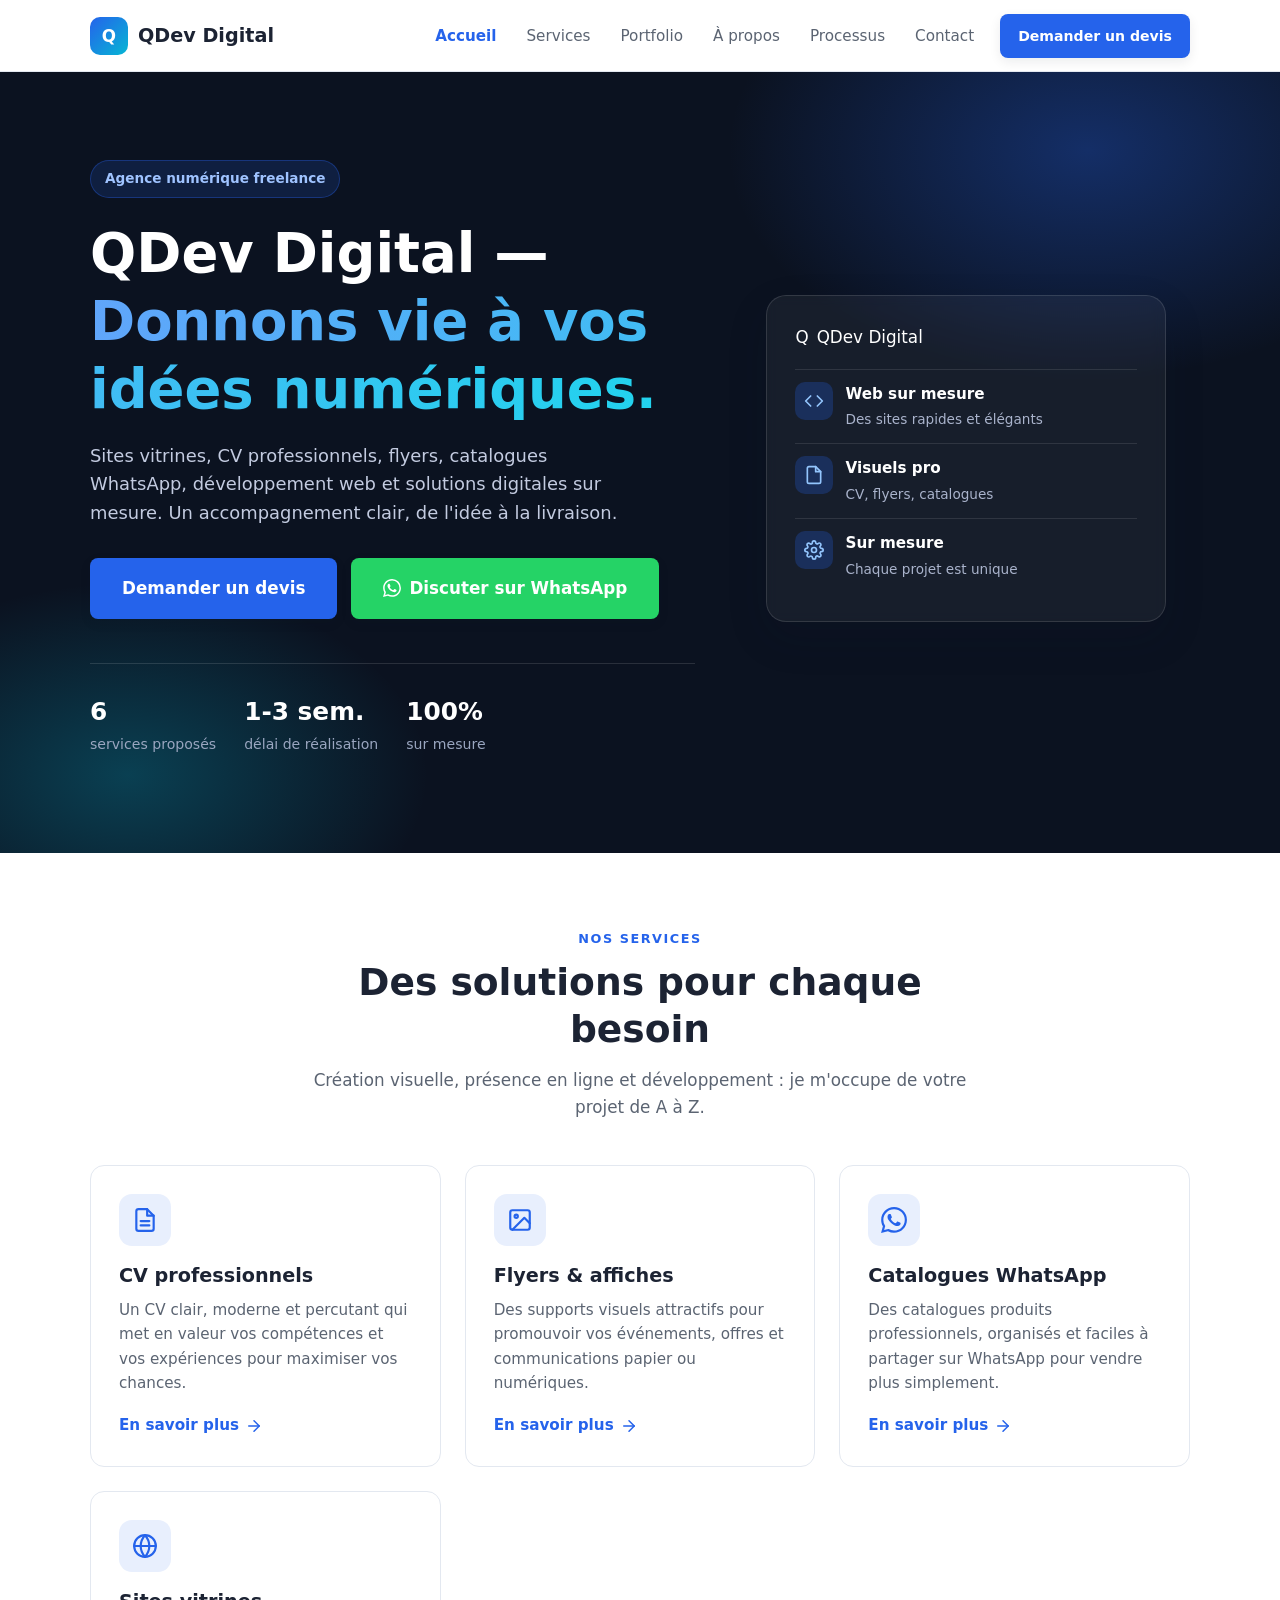
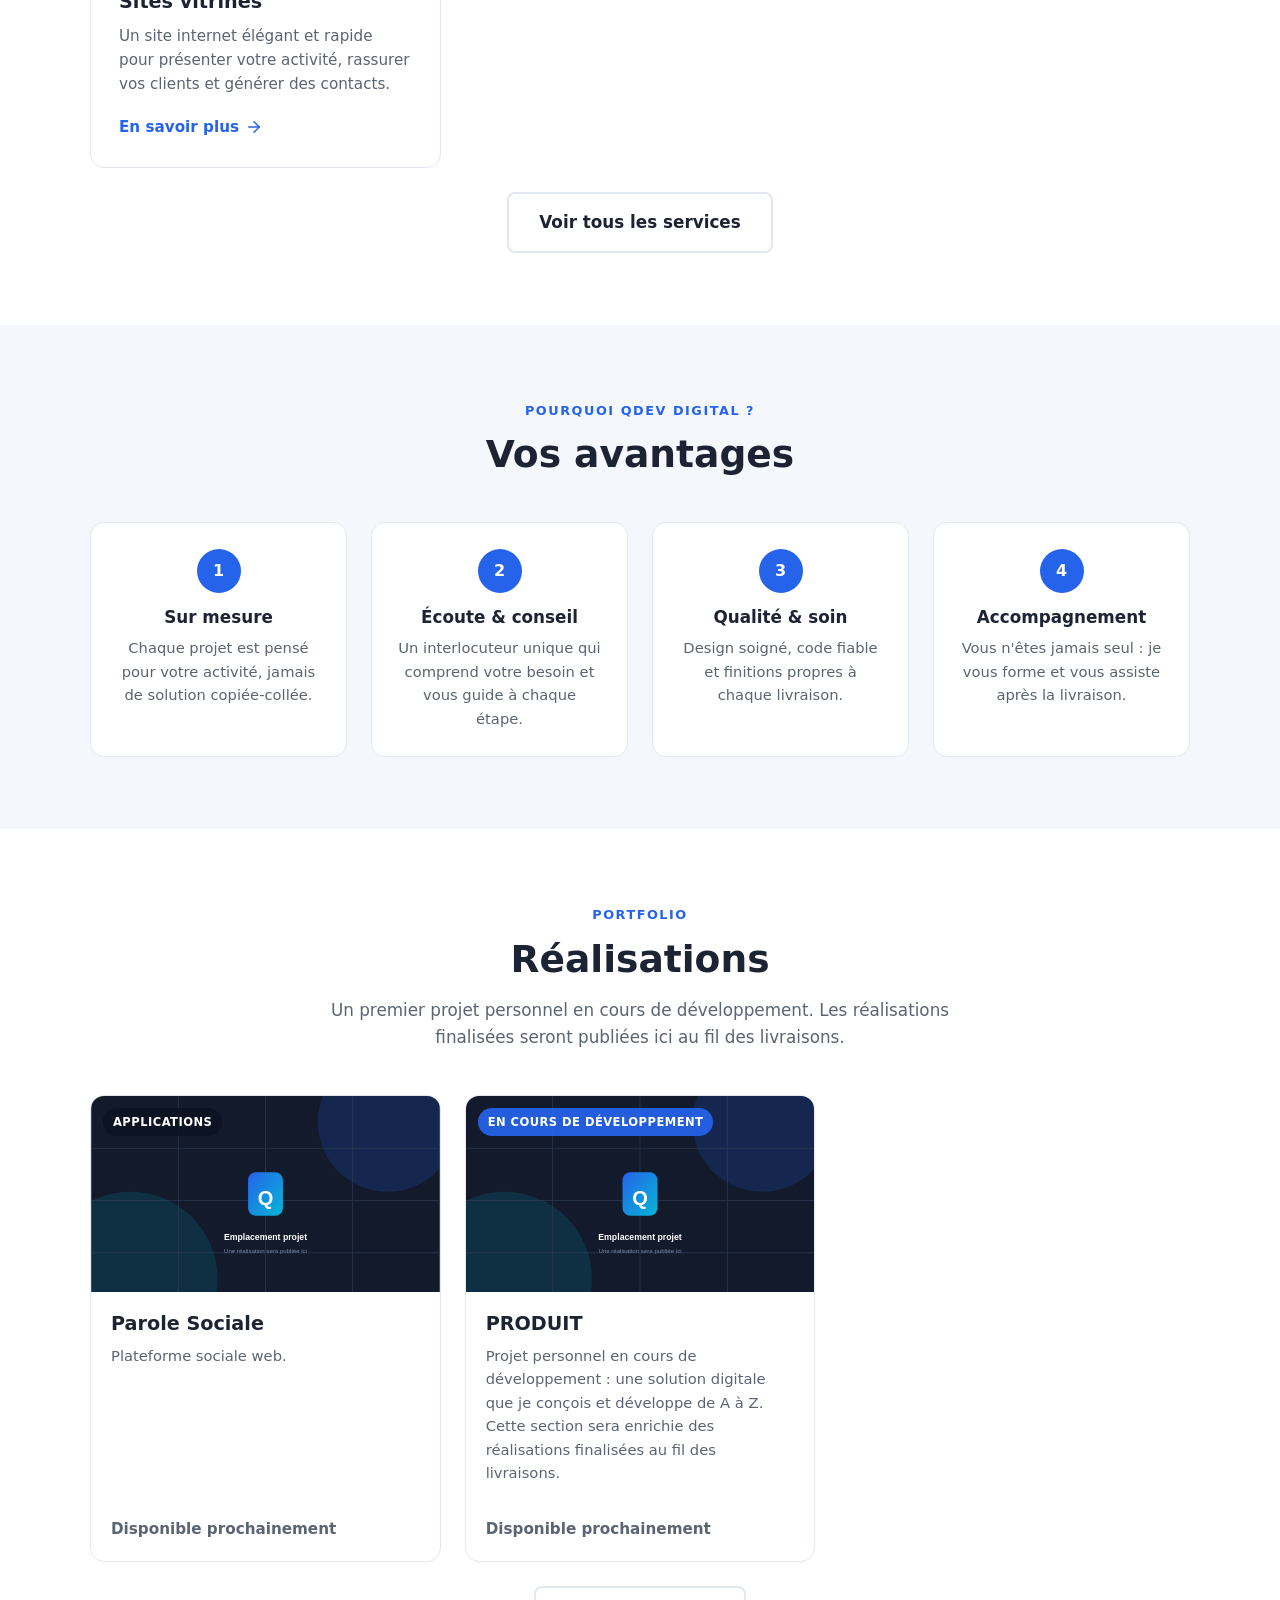
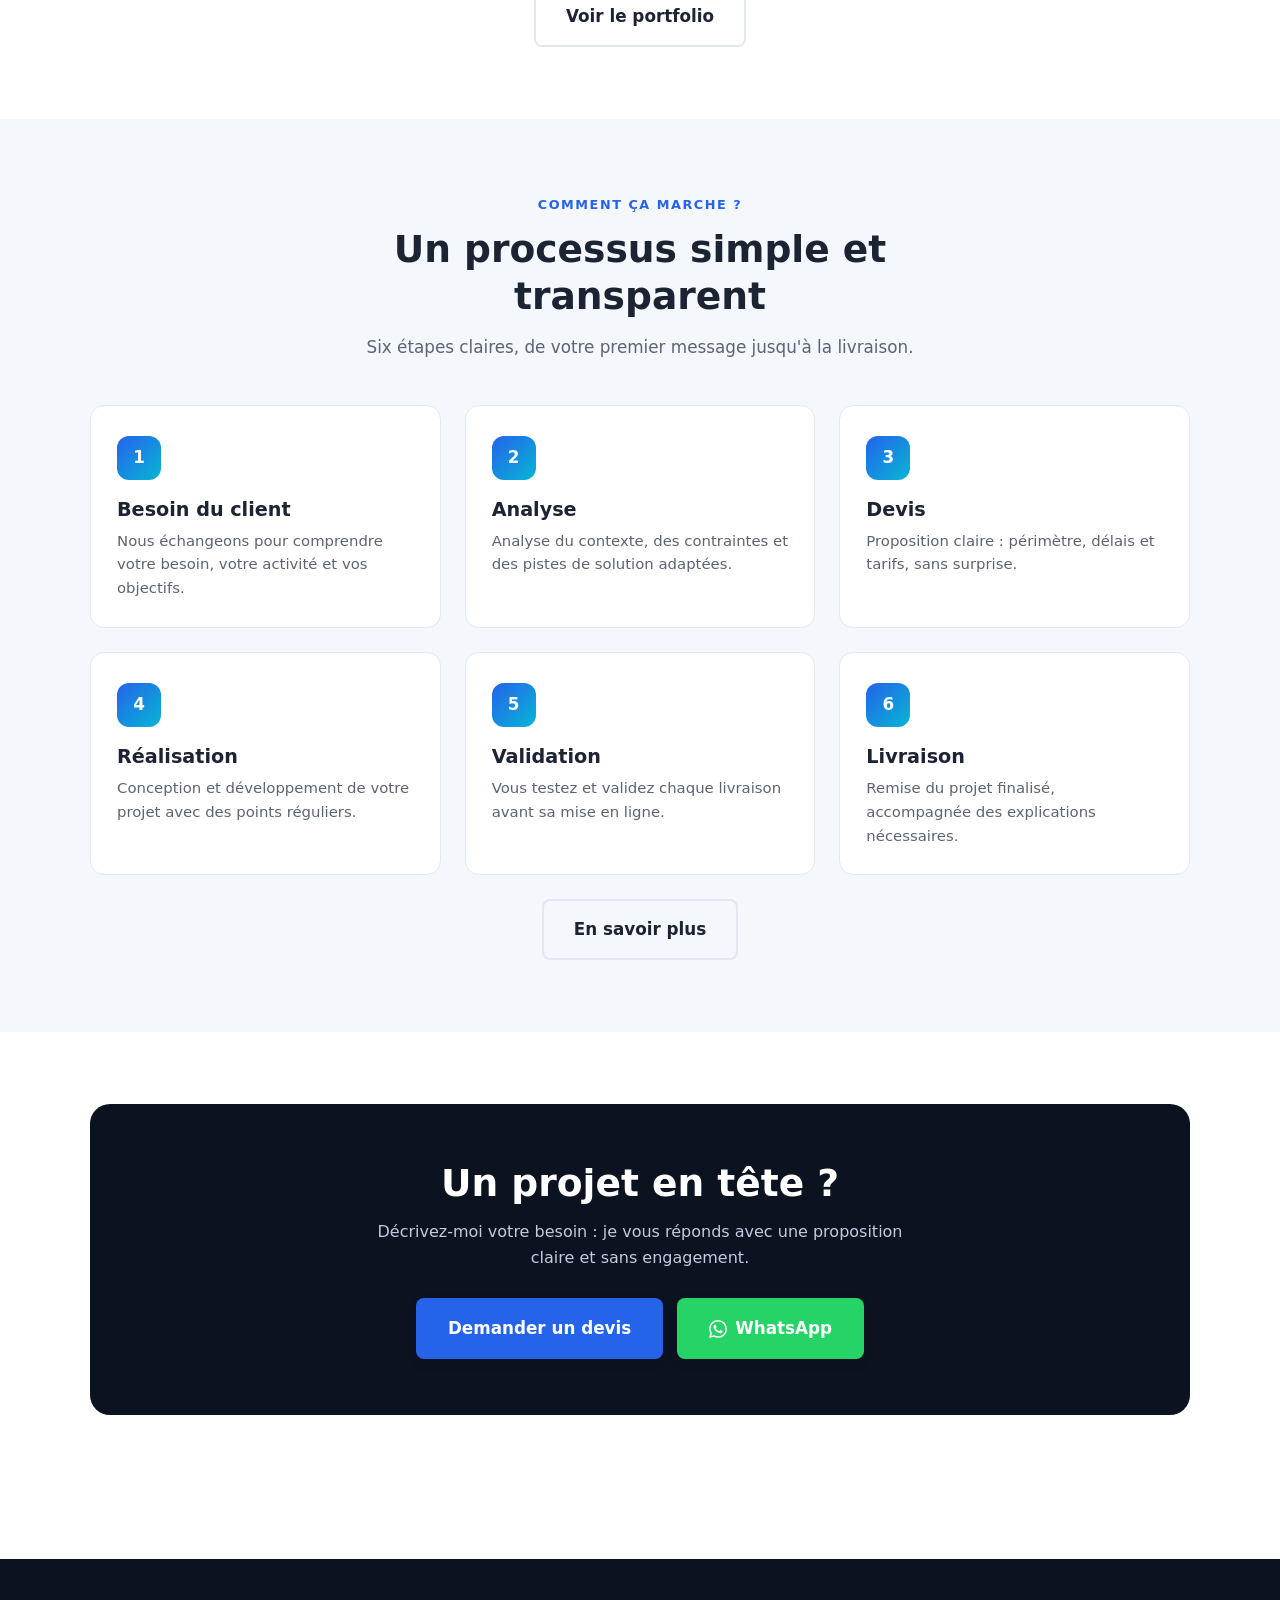
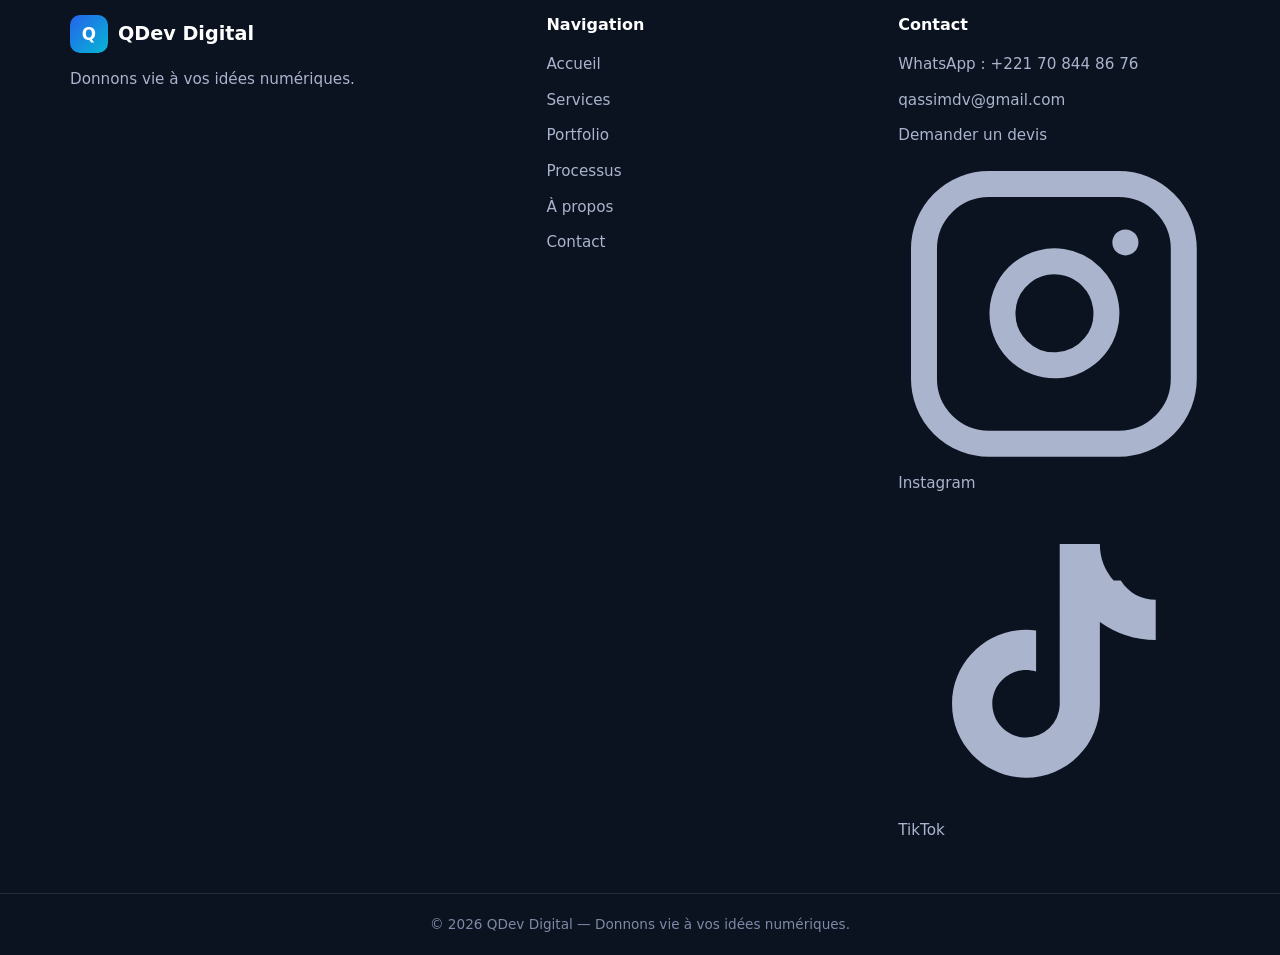
<file: index.html>
<!DOCTYPE html>
<html lang="fr">
<head>
  <meta charset="UTF-8">
  <meta name="viewport" content="width=device-width, initial-scale=1.0">

  <title>QDev Digital — Donnons vie à vos idées numériques</title>
  <meta name="description" content="QDev Digital, agence numérique freelance : sites vitrines, CV professionnels, flyers, catalogues WhatsApp, développement web et solutions digitales sur mesure.">
  <meta name="theme-color" content="#2563eb">

  <!-- Open Graph -->
  <meta property="og:type" content="website">
  <meta property="og:locale" content="fr_FR">
  <meta property="og:site_name" content="QDev Digital">
  <meta property="og:title" content="QDev Digital — Donnons vie à vos idées numériques">
  <meta property="og:description" content="Agence numérique freelance : sites vitrines, CV, flyers, catalogues WhatsApp, développement web et solutions digitales sur mesure.">
  <meta property="og:url" content="https://www.qdev-digital.com/">
  <meta property="og:image" content="https://www.qdev-digital.com/assets/images/og-image.png">
  <link rel="canonical" href="https://www.qdev-digital.com/">

  <!-- Favicon -->
  <link rel="icon" href="./assets/images/favicon.svg" type="image/svg+xml">

  <link rel="stylesheet" href="./assets/css/styles.css">
</head>
<body>
  <a class="skip-link" href="#main-content">Aller au contenu</a>

  <header class="header">
    <div class="container header__inner" id="nav-placeholder"></div>
  </header>

  <main id="main-content">
    <!-- HERO -->
    <section class="hero">
      <div class="container hero__inner">
        <div class="hero__content">
          <span class="hero__eyebrow">Agence numérique freelance</span>
          <h1 class="hero__title">QDev Digital — <span class="accent">Donnons vie à vos idées numériques.</span></h1>
          <p class="hero__text">Sites vitrines, CV professionnels, flyers, catalogues WhatsApp, développement web et solutions digitales sur mesure. Un accompagnement clair, de l'idée à la livraison.</p>
          <div class="hero__actions">
            <a class="btn btn-primary btn-lg" href="pages/devis.html">Demander un devis</a>
            <a class="btn btn-whatsapp btn-lg" href="#" data-whatsapp="true">
              <span class="icon" data-icon="whatsapp"></span> Discuter sur WhatsApp
            </a>
          </div>
          <div class="hero__stats" aria-label="Points clés">
            <div class="hero__stat"><strong id="stat-services">6</strong><span>services proposés</span></div>
            <div class="hero__stat"><strong>1-3 sem.</strong><span>délai de réalisation</span></div>
            <div class="hero__stat"><strong>100%</strong><span>sur mesure</span></div>
          </div>
        </div>
        <div class="hero__visual">
          <div class="hero__card" aria-hidden="true">
            <div class="hero__card-title">
              <span class="icon-badge">Q</span>
              QDev Digital
            </div>
            <div class="hero__card-item">
              <span class="icon-badge"><svg viewBox="0 0 24 24" fill="none" stroke="currentColor" stroke-width="2" stroke-linecap="round" stroke-linejoin="round"><polyline points="16 18 22 12 16 6"/><polyline points="8 6 2 12 8 18"/></svg></span>
              <div><strong>Web sur mesure</strong><span>Des sites rapides et élégants</span></div>
            </div>
            <div class="hero__card-item">
              <span class="icon-badge"><svg viewBox="0 0 24 24" fill="none" stroke="currentColor" stroke-width="2" stroke-linecap="round" stroke-linejoin="round"><path d="M14 2H6a2 2 0 0 0-2 2v16a2 2 0 0 0 2 2h12a2 2 0 0 0 2-2V8z"/><polyline points="14 2 14 8 20 8"/></svg></span>
              <div><strong>Visuels pro</strong><span>CV, flyers, catalogues</span></div>
            </div>
            <div class="hero__card-item">
              <span class="icon-badge"><svg viewBox="0 0 24 24" fill="none" stroke="currentColor" stroke-width="2" stroke-linecap="round" stroke-linejoin="round"><circle cx="12" cy="12" r="3"/><path d="M19.4 15a1.65 1.65 0 0 0 .33 1.82l.06.06a2 2 0 0 1 0 2.83 2 2 0 0 1-2.83 0l-.06-.06a1.65 1.65 0 0 0-1.82-.33 1.65 1.65 0 0 0-1 1.51V21a2 2 0 0 1-2 2 2 2 0 0 1-2-2v-.09A1.65 1.65 0 0 0 9 19.4a1.65 1.65 0 0 0-1.82.33l-.06.06a2 2 0 0 1-2.83 0 2 2 0 0 1 0-2.83l.06-.06a1.65 1.65 0 0 0 .33-1.82 1.65 1.65 0 0 0-1.51-1H3a2 2 0 0 1-2-2 2 2 0 0 1 2-2h.09A1.65 1.65 0 0 0 4.6 9a1.65 1.65 0 0 0-.33-1.82l-.06-.06a2 2 0 0 1 0-2.83 2 2 0 0 1 2.83 0l.06.06a1.65 1.65 0 0 0 1.82.33H9a1.65 1.65 0 0 0 1-1.51V3a2 2 0 0 1 2-2 2 2 0 0 1 2 2v.09a1.65 1.65 0 0 0 1 1.51 1.65 1.65 0 0 0 1.82-.33l.06-.06a2 2 0 0 1 2.83 0 2 2 0 0 1 0 2.83l-.06.06a1.65 1.65 0 0 0-.33 1.82V9a1.65 1.65 0 0 0 1.51 1H21a2 2 0 0 1 2 2 2 2 0 0 1-2 2h-.09a1.65 1.65 0 0 0-1.51 1z"/></svg></span>
              <div><strong>Sur mesure</strong><span>Chaque projet est unique</span></div>
            </div>
          </div>
        </div>
      </div>
    </section>

    <!-- SERVICES (aperçu) -->
    <section class="section" aria-labelledby="services-title">
      <div class="container">
        <div class="section-head">
          <span class="section-eyebrow">Nos services</span>
          <h2 id="services-title">Des solutions pour chaque besoin</h2>
          <p>Création visuelle, présence en ligne et développement : je m'occupe de votre projet de A à Z.</p>
        </div>
        <div class="services-grid" id="services-list"></div>
        <div class="text-center mt-2">
          <a class="btn btn-outline btn-lg" href="pages/services.html">Voir tous les services</a>
        </div>
      </div>
    </section>

    <!-- AVANTAGES -->
    <section class="section section-alt" aria-labelledby="avantages-title">
      <div class="container">
        <div class="section-head">
          <span class="section-eyebrow">Pourquoi QDev Digital ?</span>
          <h2 id="avantages-title">Vos avantages</h2>
        </div>
        <div class="adv-grid" id="advantages-list"></div>
      </div>
    </section>

    <!-- PORTFOLIO (aperçu) -->
    <section class="section" aria-labelledby="portfolio-title">
      <div class="container">
        <div class="section-head">
          <span class="section-eyebrow">Portfolio</span>
          <h2 id="portfolio-title">Réalisations</h2>
          <p>Un premier projet personnel en cours de développement. Les réalisations finalisées seront publiées ici au fil des livraisons.</p>
        </div>
        <div class="portfolio-grid" id="portfolio-grid" data-limit="3"></div>
        <div class="text-center mt-2">
          <a class="btn btn-outline btn-lg" href="pages/portfolio.html">Voir le portfolio</a>
        </div>
      </div>
    </section>

    <!-- PROCESSUS (aperçu) -->
    <section class="section section-alt" aria-labelledby="process-title">
      <div class="container">
        <div class="section-head">
          <span class="section-eyebrow">Comment ça marche ?</span>
          <h2 id="process-title">Un processus simple et transparent</h2>
          <p>Six étapes claires, de votre premier message jusqu'à la livraison.</p>
        </div>
        <div class="process-grid" id="process-list"></div>
        <div class="text-center mt-2">
          <a class="btn btn-outline btn-lg" href="pages/processus.html">En savoir plus</a>
        </div>
      </div>
    </section>

    <!-- CTA FINAL -->
    <section class="section" aria-labelledby="cta-title">
      <div class="container">
        <div class="cta-dark">
          <h2 id="cta-title">Un projet en tête ?</h2>
          <p>Décrivez-moi votre besoin : je vous réponds avec une proposition claire et sans engagement.</p>
          <div class="cta-dark__actions">
            <a class="btn btn-primary btn-lg" href="pages/devis.html">Demander un devis</a>
            <a class="btn btn-whatsapp btn-lg" href="#" data-whatsapp="true">
              <span class="icon" data-icon="whatsapp"></span> WhatsApp
            </a>
          </div>
        </div>
      </div>
    </section>
  </main>

  <footer class="footer" id="footer-placeholder"></footer>

  <script src="./assets/js/config.js"></script>
  <script src="./assets/js/main.js"></script>
</body>
</html>
</file>
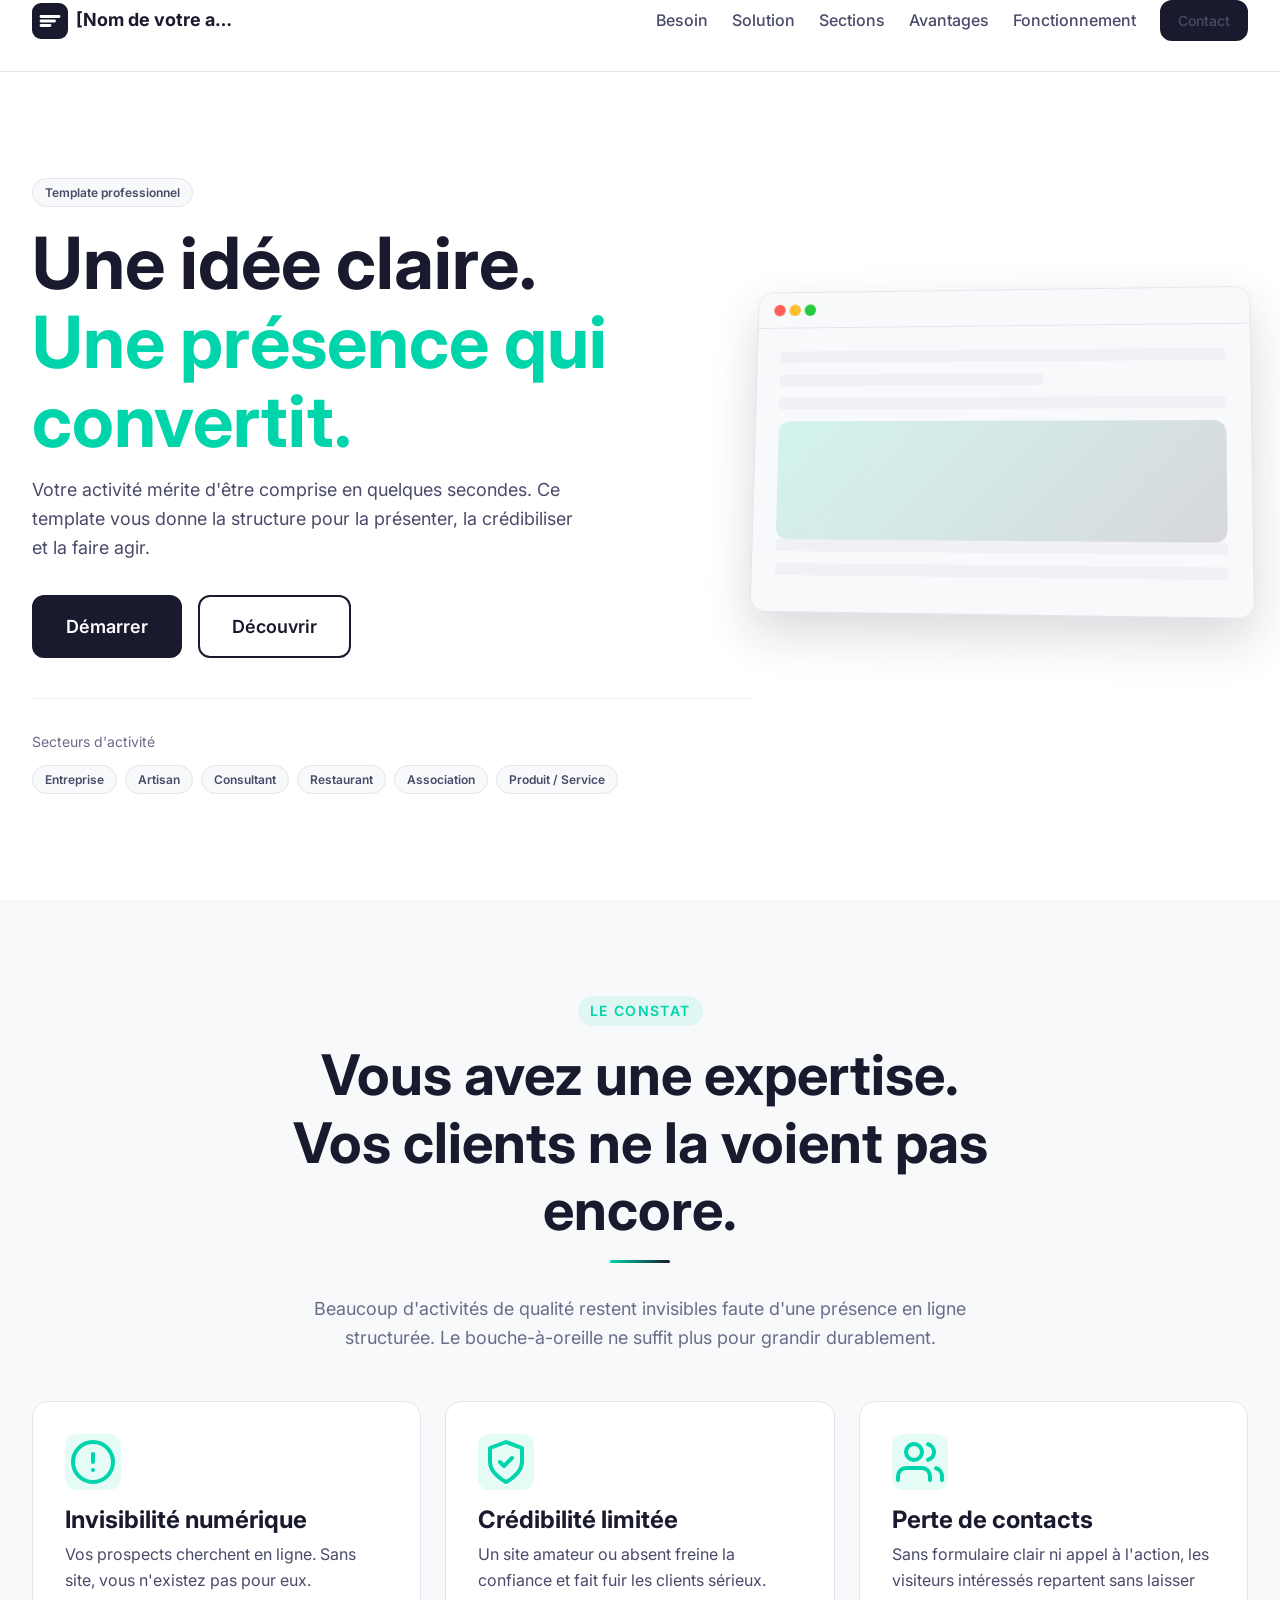
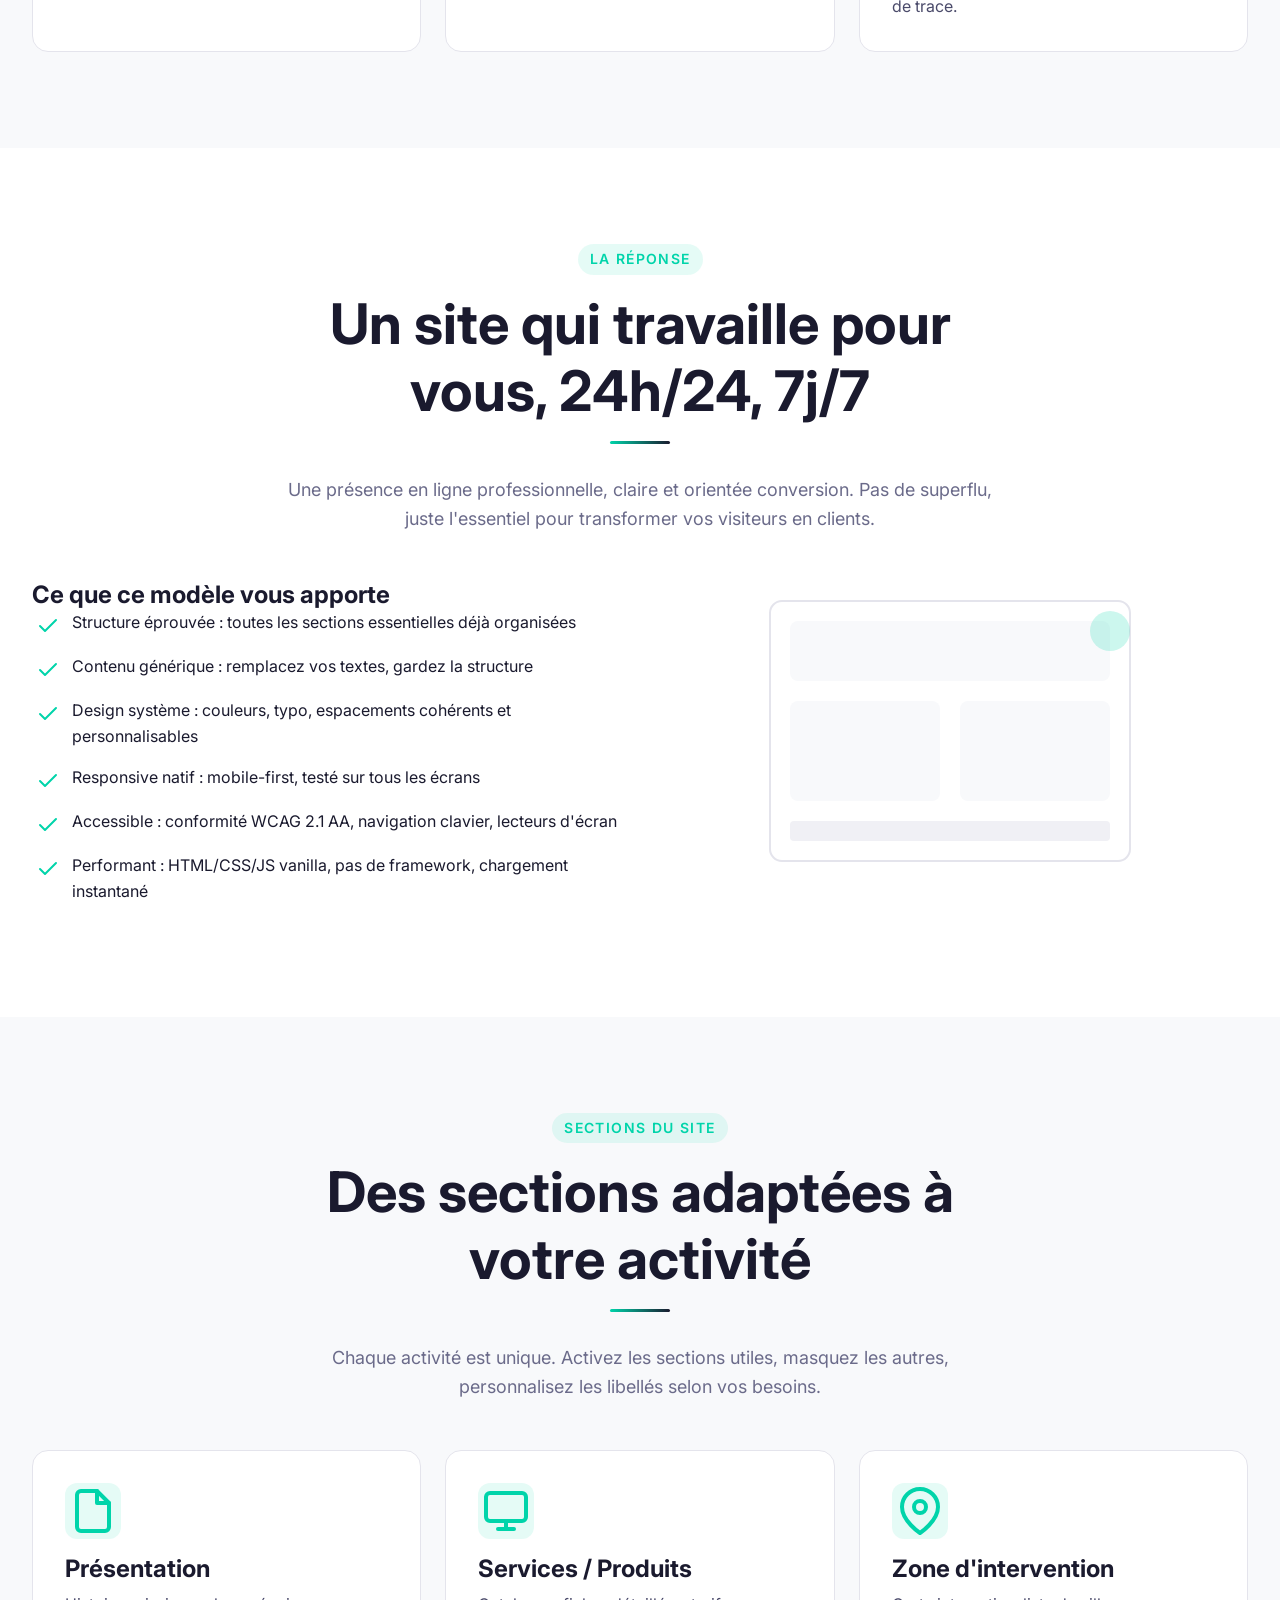
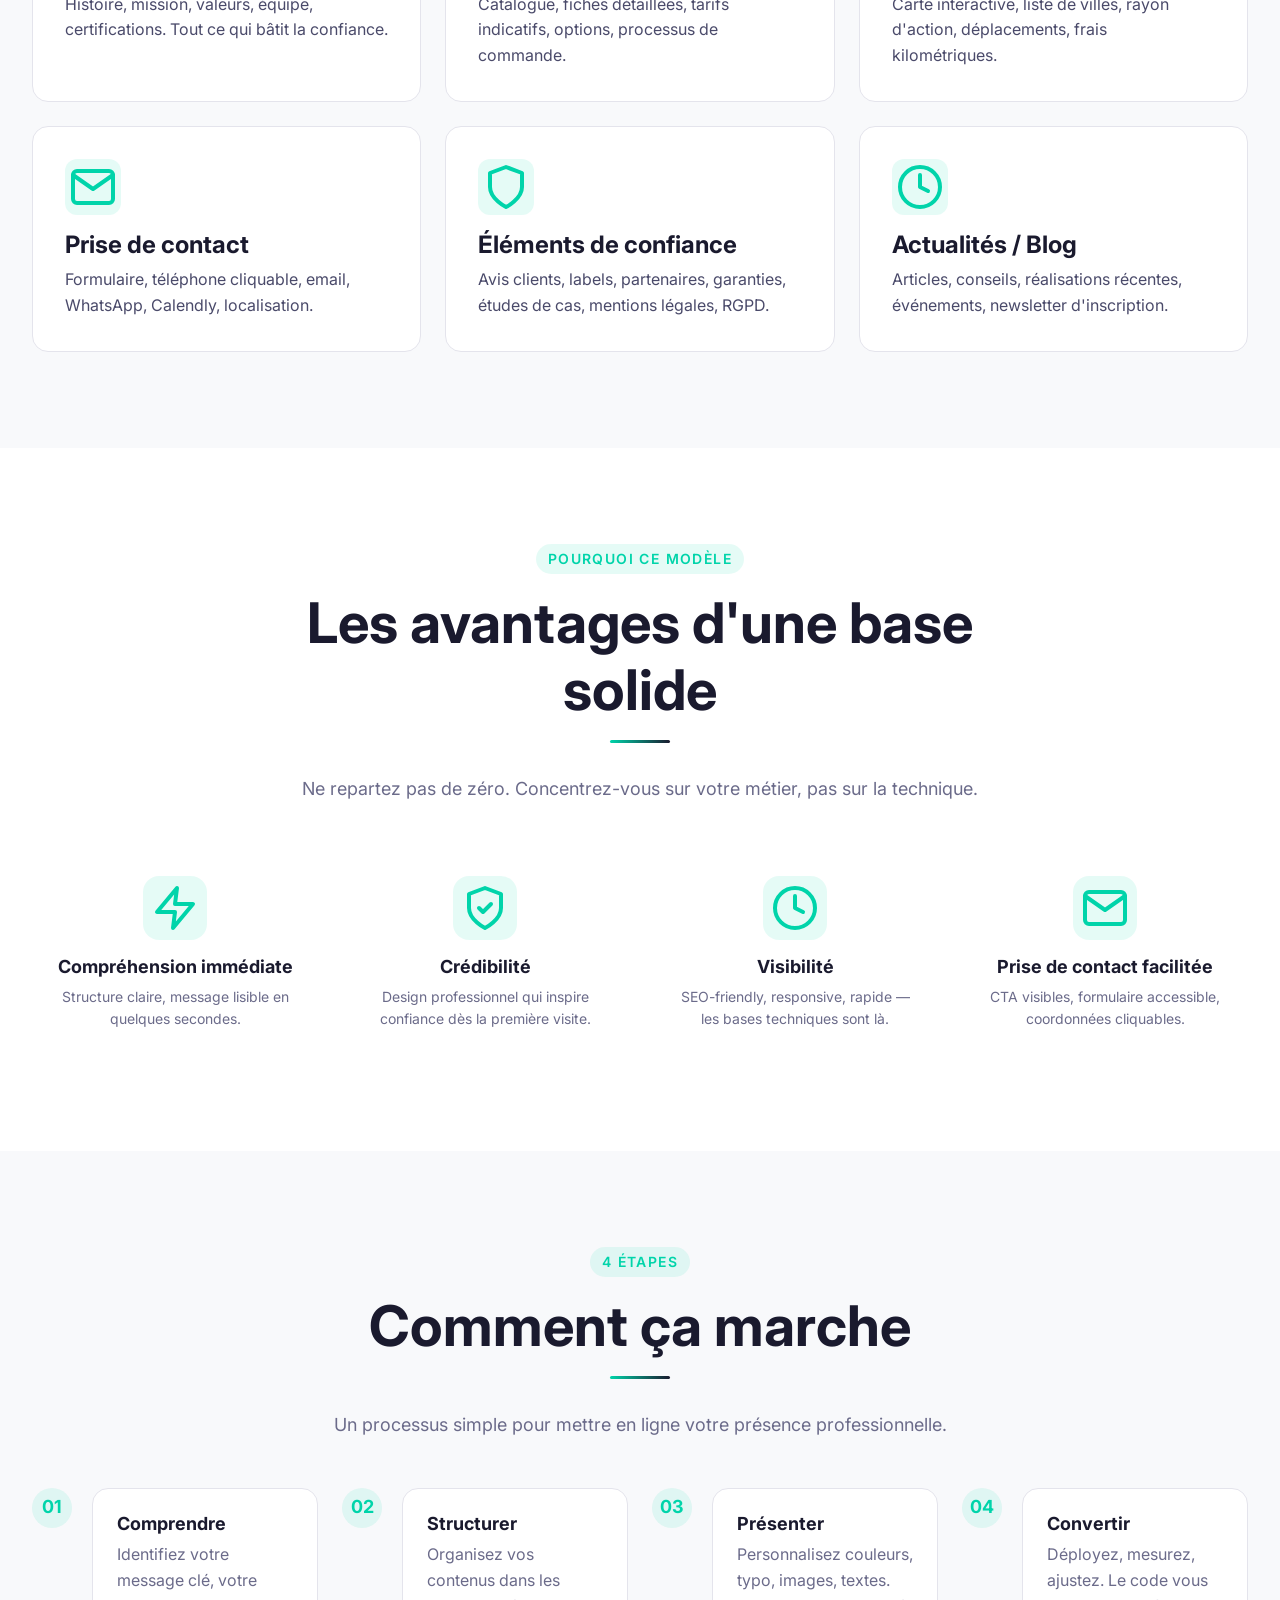
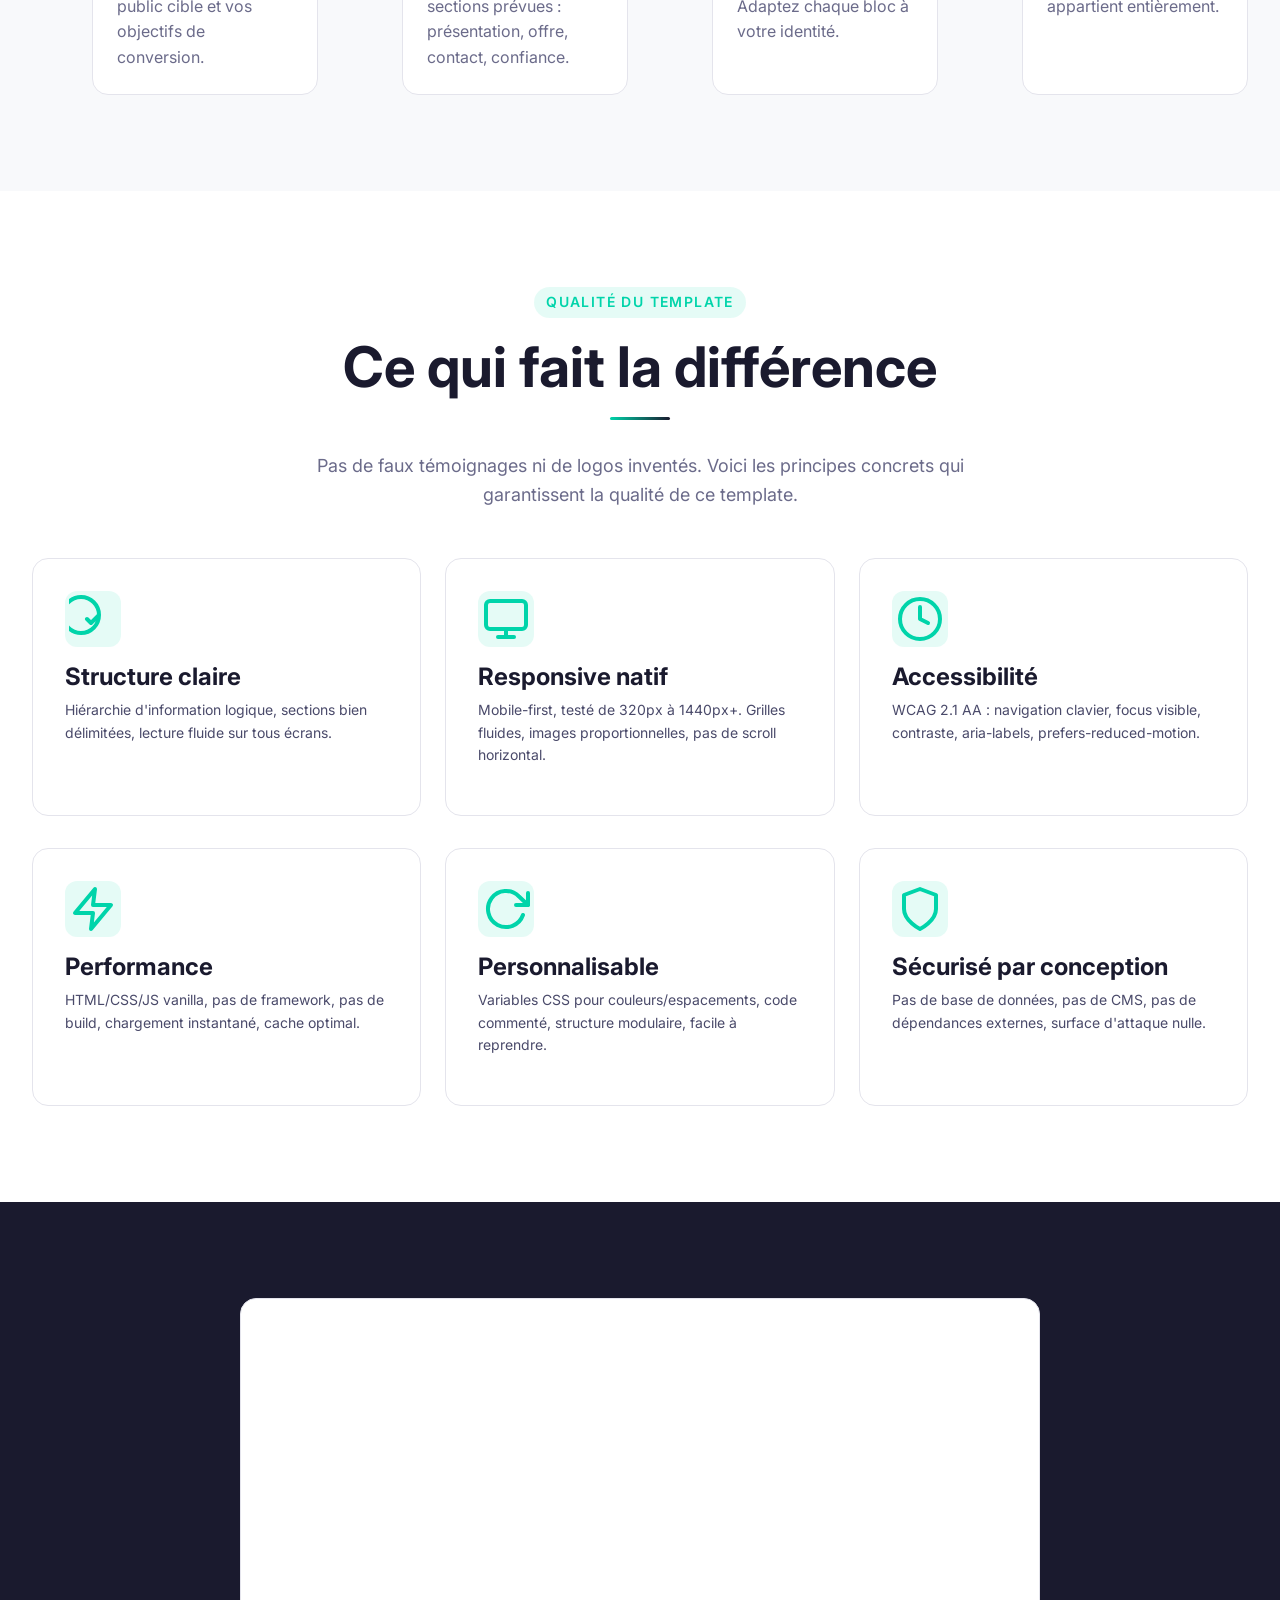
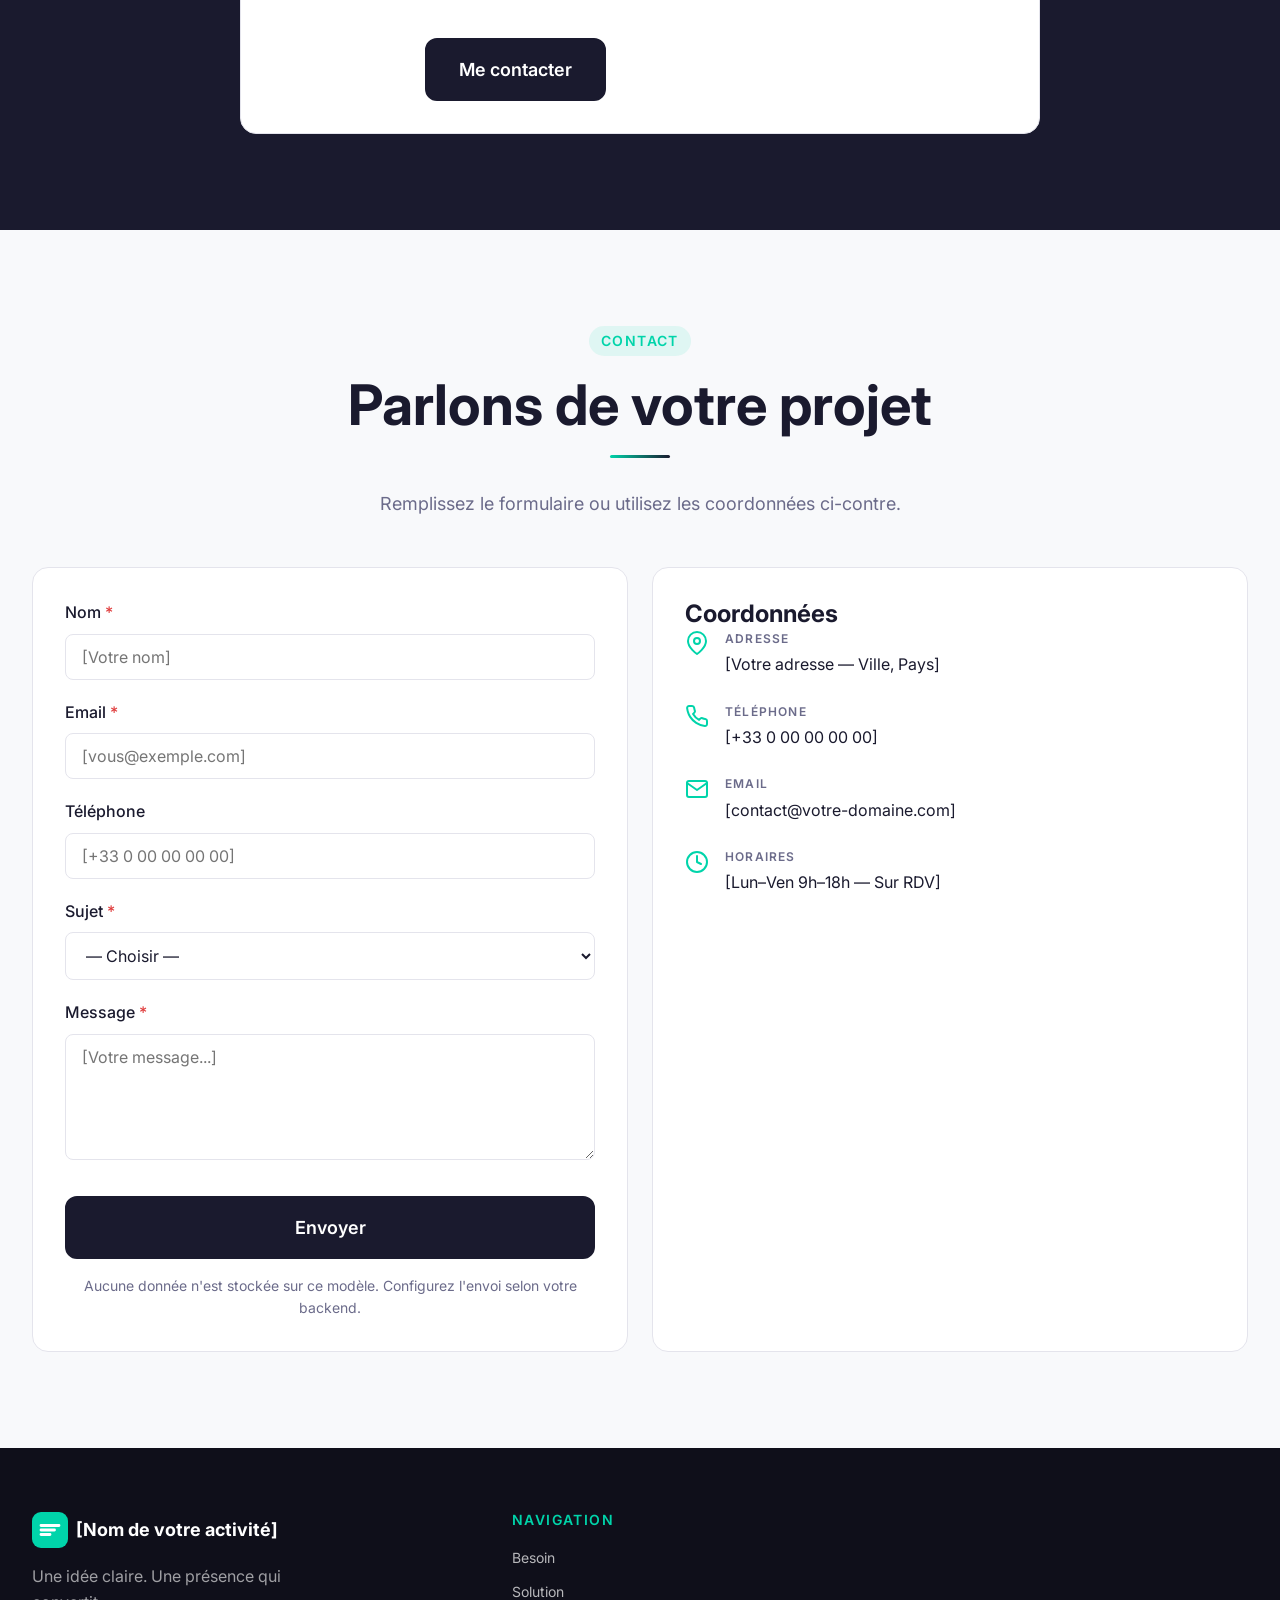
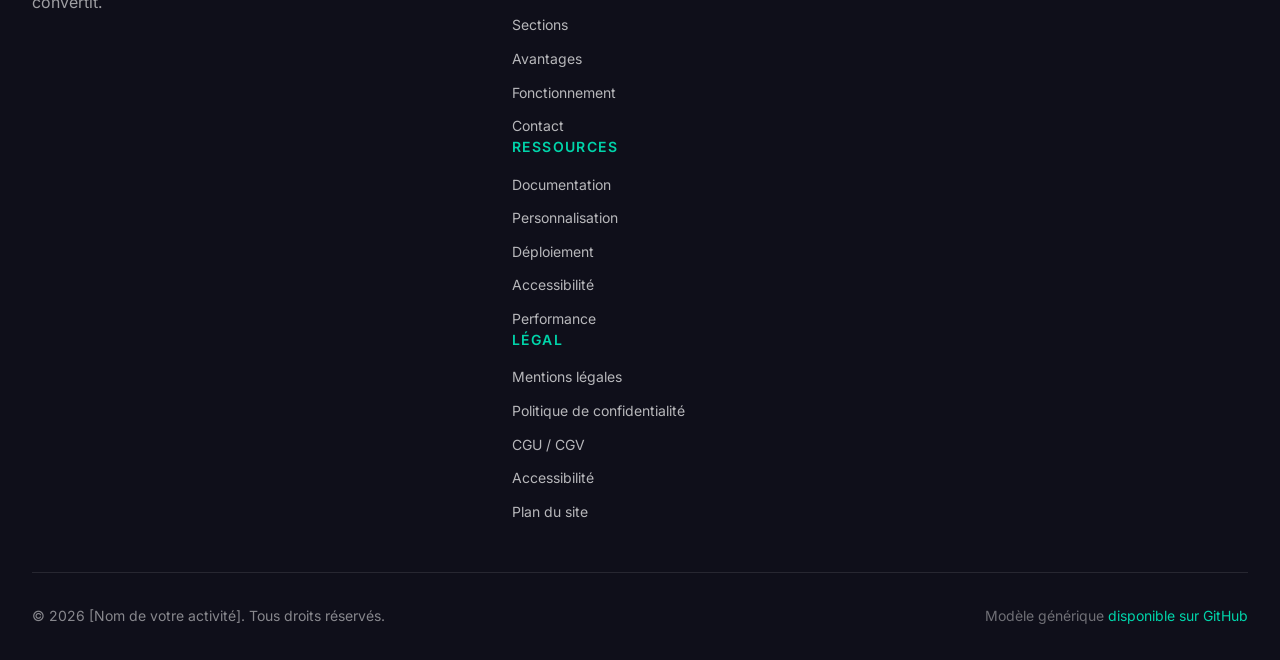
<file: projects/site-vitrine/index.html>
<!DOCTYPE html>
<html lang="fr">
<head>
    <meta charset="UTF-8">
    <meta name="viewport" content="width=device-width, initial-scale=1.0">
    <meta name="description" content="Template de site vitrine professionnel, générique et réutilisable — Une idée claire. Une présence qui convertit. Adaptable à toute activité.">
    <title>Site Vitrine — Template professionnel</title>
    <link rel="preconnect" href="https://fonts.googleapis.com">
    <link rel="preconnect" href="https://fonts.gstatic.com" crossorigin>
    <link href="https://fonts.googleapis.com/css2?family=Inter:wght@400;500;600;700&display=swap" rel="stylesheet">
    <link rel="stylesheet" href="assets/css/style.css">
</head>
<body>
    <a href="#main" class="skip-link">Aller au contenu principal</a>

    <header class="header" role="banner">
        <div class="container">
            <nav class="nav" aria-label="Navigation principale">
                <a href="#" class="nav__logo" aria-label="Accueil">
                    <svg class="nav__logo-icon" viewBox="0 0 32 32" fill="none" aria-hidden="true">
                        <rect width="32" height="32" rx="8" fill="currentColor"/>
                        <path d="M8 12h16M8 16h12M8 20h8" stroke="white" stroke-width="2.5" stroke-linecap="round"/>
                    </svg>
                    <span class="nav__logo-text">[Nom de votre activité]</span>
                </a>
                <button class="nav__toggle" aria-expanded="false" aria-controls="nav-menu" aria-label="Ouvrir le menu">
                    <svg class="icon" viewBox="0 0 24 24" aria-hidden="true">
                        <line x1="3" y1="6" x2="21" y2="6"/>
                        <line x1="3" y1="12" x2="21" y2="12"/>
                        <line x1="3" y1="18" x2="21" y2="18"/>
                    </svg>
                </button>
                <ul class="nav__menu" id="nav-menu" role="list">
                    <li><a href="#besoin" class="nav__link">Besoin</a></li>
                    <li><a href="#solution" class="nav__link">Solution</a></li>
                    <li><a href="#services" class="nav__link">Sections</a></li>
                    <li><a href="#avantages" class="nav__link">Avantages</a></li>
                    <li><a href="#fonctionnement" class="nav__link">Fonctionnement</a></li>
                    <li><a href="#contact" class="nav__link btn btn--primary btn--small">Contact</a></li>
                </ul>
            </nav>
        </div>
    </header>

    <main id="main">
        <section class="hero" aria-labelledby="hero-title">
            <div class="container">
                <div class="hero__content">
                    <span class="hero__badge badge">Template professionnel</span>
                    <h1 id="hero-title" class="hero__title">
                        Une idée claire.<br>
                        <span class="hero__highlight">Une présence qui convertit.</span>
                    </h1>
                    <p class="hero__description">
                        Votre activité mérite d'être comprise en quelques secondes.
                        Ce template vous donne la structure pour la présenter, la crédibiliser et la faire agir.
                    </p>
                    <div class="hero__actions">
                        <a href="#contact" class="btn btn--primary btn--large">Démarrer</a>
                        <a href="#services" class="btn btn--secondary btn--large">Découvrir</a>
                    </div>
                    <div class="hero__trust">
                        <p class="hero__trust-text">Secteurs d'activité</p>
                        <div class="hero__trust-items">
                            <span class="badge">Entreprise</span>
                            <span class="badge">Artisan</span>
                            <span class="badge">Consultant</span>
                            <span class="badge">Restaurant</span>
                            <span class="badge">Association</span>
                            <span class="badge">Produit / Service</span>
                        </div>
                    </div>
                </div>
                <div class="hero__visual" aria-hidden="true">
                    <div class="hero__mockup">
                        <div class="mockup__frame">
                            <div class="mockup__browser">
                                <div class="mockup__dots">
                                    <span></span><span></span><span></span>
                                </div>
                                <div class="mockup__content">
                                    <div class="mockup__line"></div>
                                    <div class="mockup__line mockup__line--short"></div>
                                    <div class="mockup__line"></div>
                                    <div class="mockup__box"></div>
                                    <div class="mockup__line"></div>
                                    <div class="mockup__line"></div>
                                </div>
                            </div>
                        </div>
                    </div>
                </div>
            </div>
        </section>

        <section id="besoin" class="section section--problem" aria-labelledby="besoin-title">
            <div class="container">
                <header class="section-header">
                    <span class="section-label">Le constat</span>
                    <h2 id="besoin-title" class="section-title">Vous avez une expertise. Vos clients ne la voient pas encore.</h2>
                    <div class="divider"></div>
                    <p class="section-description">
                        Beaucoup d'activités de qualité restent invisibles faute d'une présence en ligne structurée.
                        Le bouche-à-oreille ne suffit plus pour grandir durablement.
                    </p>
                </header>
                <div class="grid grid--3">
                    <article class="card">
                        <div class="card__icon" aria-hidden="true">
                            <svg class="icon icon--xl" viewBox="0 0 24 24"><circle cx="12" cy="12" r="10"/><path d="M12 8v4M12 16h.01"/></svg>
                        </div>
                        <h3 class="card__title">Invisibilité numérique</h3>
                        <p class="card__description">Vos prospects cherchent en ligne. Sans site, vous n'existez pas pour eux.</p>
                    </article>
                    <article class="card">
                        <div class="card__icon" aria-hidden="true">
                            <svg class="icon icon--xl" viewBox="0 0 24 24"><path d="M12 22s8-4 8-10V5l-8-3-8 3v7c0 6 8 10 8 10z"/><path d="M9 12l2 2 4-4"/></svg>
                        </div>
                        <h3 class="card__title">Crédibilité limitée</h3>
                        <p class="card__description">Un site amateur ou absent freine la confiance et fait fuir les clients sérieux.</p>
                    </article>
                    <article class="card">
                        <div class="card__icon" aria-hidden="true">
                            <svg class="icon icon--xl" viewBox="0 0 24 24"><path d="M17 21v-2a4 4 0 0 0-4-4H5a4 4 0 0 0-4 4v2"/><circle cx="9" cy="7" r="4"/><path d="M23 21v-2a4 4 0 0 0-3-3.87"/><path d="M16 3.13a4 4 0 0 1 0 7.75"/></svg>
                        </div>
                        <h3 class="card__title">Perte de contacts</h3>
                        <p class="card__description">Sans formulaire clair ni appel à l'action, les visiteurs intéressés repartent sans laisser de trace.</p>
                    </article>
                </div>
            </div>
        </section>

        <section id="solution" class="section section--solution" aria-labelledby="solution-title">
            <div class="container">
                <header class="section-header">
                    <span class="section-label">La réponse</span>
                    <h2 id="solution-title" class="section-title">Un site qui travaille pour vous, 24h/24, 7j/7</h2>
                    <div class="divider"></div>
                    <p class="section-description">
                        Une présence en ligne professionnelle, claire et orientée conversion.
                        Pas de superflu, juste l'essentiel pour transformer vos visiteurs en clients.
                    </p>
                </header>
                <div class="grid grid--2">
                    <div class="solution__content">
                        <h3 class="solution__title">Ce que ce modèle vous apporte</h3>
                        <ul class="solution__list">
                            <li>
                                <svg class="icon" aria-hidden="true" viewBox="0 0 24 24"><path d="M20 6L9 17l-5-5"/></svg>
                                <span>Structure éprouvée : toutes les sections essentielles déjà organisées</span>
                            </li>
                            <li>
                                <svg class="icon" aria-hidden="true" viewBox="0 0 24 24"><path d="M20 6L9 17l-5-5"/></svg>
                                <span>Contenu générique : remplacez vos textes, gardez la structure</span>
                            </li>
                            <li>
                                <svg class="icon" aria-hidden="true" viewBox="0 0 24 24"><path d="M20 6L9 17l-5-5"/></svg>
                                <span>Design système : couleurs, typo, espacements cohérents et personnalisables</span>
                            </li>
                            <li>
                                <svg class="icon" aria-hidden="true" viewBox="0 0 24 24"><path d="M20 6L9 17l-5-5"/></svg>
                                <span>Responsive natif : mobile-first, testé sur tous les écrans</span>
                            </li>
                            <li>
                                <svg class="icon" aria-hidden="true" viewBox="0 0 24 24"><path d="M20 6L9 17l-5-5"/></svg>
                                <span>Accessible : conformité WCAG 2.1 AA, navigation clavier, lecteurs d'écran</span>
                            </li>
                            <li>
                                <svg class="icon" aria-hidden="true" viewBox="0 0 24 24"><path d="M20 6L9 17l-5-5"/></svg>
                                <span>Performant : HTML/CSS/JS vanilla, pas de framework, chargement instantané</span>
                            </li>
                        </ul>
                    </div>
                    <div class="solution__visual">
                        <div class="solution__illustration" aria-hidden="true">
                            <svg viewBox="0 0 400 300" fill="none" xmlns="http://www.w3.org/2000/svg">
                                <rect x="20" y="20" width="360" height="260" rx="12" stroke="#e4e4ec" stroke-width="2"/>
                                <rect x="40" y="40" width="320" height="60" rx="8" fill="#f8f9fb"/>
                                <rect x="40" y="120" width="150" height="100" rx="8" fill="#f8f9fb"/>
                                <rect x="210" y="120" width="150" height="100" rx="8" fill="#f8f9fb"/>
                                <rect x="40" y="240" width="320" height="20" rx="4" fill="#f0f0f5"/>
                                <circle cx="360" cy="50" r="20" fill="#00d4aa" opacity="0.2"/>
                            </svg>
                        </div>
                    </div>
                </div>
            </div>
        </section>

        <section id="services" class="section section--services" aria-labelledby="services-title">
            <div class="container">
                <header class="section-header">
                    <span class="section-label">Sections du site</span>
                    <h2 id="services-title" class="section-title">Des sections adaptées à votre activité</h2>
                    <div class="divider"></div>
                    <p class="section-description">
                        Chaque activité est unique. Activez les sections utiles, masquez les autres,
                        personnalisez les libellés selon vos besoins.
                    </p>
                </header>
                <div class="grid grid--3">
                    <article class="card service-card">
                        <div class="service-card__icon" aria-hidden="true">
                            <svg class="icon icon--xl" viewBox="0 0 24 24"><path d="M14 2H6a2 2 0 0 0-2 2v16a2 2 0 0 0 2 2h12a2 2 0 0 0 2-2V8z"/><polyline points="14 2 14 8 20 8"/></svg>
                        </div>
                        <h3 class="service-card__title">Présentation</h3>
                        <p class="service-card__description">Histoire, mission, valeurs, équipe, certifications. Tout ce qui bâtit la confiance.</p>
                    </article>
                    <article class="card service-card">
                        <div class="service-card__icon" aria-hidden="true">
                            <svg class="icon icon--xl" viewBox="0 0 24 24"><rect x="2" y="3" width="20" height="14" rx="2"/><path d="M8 21h8"/><path d="M12 17v4"/></svg>
                        </div>
                        <h3 class="service-card__title">Services / Produits</h3>
                        <p class="service-card__description">Catalogue, fiches détaillées, tarifs indicatifs, options, processus de commande.</p>
                    </article>
                    <article class="card service-card">
                        <div class="service-card__icon" aria-hidden="true">
                            <svg class="icon icon--xl" viewBox="0 0 24 24"><path d="M21 10c0 7-9 13-9 13s-9-6-9-13a9 9 0 0 1 18 0z"/><circle cx="12" cy="10" r="3"/></svg>
                        </div>
                        <h3 class="service-card__title">Zone d'intervention</h3>
                        <p class="service-card__description">Carte interactive, liste de villes, rayon d'action, déplacements, frais kilométriques.</p>
                    </article>
                    <article class="card service-card">
                        <div class="service-card__icon" aria-hidden="true">
                            <svg class="icon icon--xl" viewBox="0 0 24 24"><path d="M4 4h16c1.1 0 2 .9 2 2v12c0 1.1-.9 2-2 2H4c-1.1 0-2-.9-2-2V6c0-1.1.9-2 2-2z"/><polyline points="22,6 12,13 2,6"/></svg>
                        </div>
                        <h3 class="service-card__title">Prise de contact</h3>
                        <p class="service-card__description">Formulaire, téléphone cliquable, email, WhatsApp, Calendly, localisation.</p>
                    </article>
                    <article class="card service-card">
                        <div class="service-card__icon" aria-hidden="true">
                            <svg class="icon icon--xl" viewBox="0 0 24 24"><path d="M12 22s8-4 8-10V5l-8-3-8 3v7c0 6 8 10 8 10z"/></svg>
                        </div>
                        <h3 class="service-card__title">Éléments de confiance</h3>
                        <p class="service-card__description">Avis clients, labels, partenaires, garanties, études de cas, mentions légales, RGPD.</p>
                    </article>
                    <article class="card service-card">
                        <div class="service-card__icon" aria-hidden="true">
                            <svg class="icon icon--xl" viewBox="0 0 24 24"><circle cx="12" cy="12" r="10"/><polyline points="12 6 12 12 16 14"/></svg>
                        </div>
                        <h3 class="service-card__title">Actualités / Blog</h3>
                        <p class="service-card__description">Articles, conseils, réalisations récentes, événements, newsletter d'inscription.</p>
                    </article>
                </div>
            </div>
        </section>

        <section id="avantages" class="section section--benefits" aria-labelledby="avantages-title">
            <div class="container">
                <header class="section-header">
                    <span class="section-label">Pourquoi ce modèle</span>
                    <h2 id="avantages-title" class="section-title">Les avantages d'une base solide</h2>
                    <div class="divider"></div>
                    <p class="section-description">
                        Ne repartez pas de zéro. Concentrez-vous sur votre métier, pas sur la technique.
                    </p>
                </header>
                <div class="grid grid--4">
                    <article class="benefit">
                        <div class="benefit__icon" aria-hidden="true">
                            <svg class="icon icon--xl" viewBox="0 0 24 24"><path d="M13 2L3 14h9l-1 8 10-12h-9l1-8z"/></svg>
                        </div>
                        <h3 class="benefit__title">Compréhension immédiate</h3>
                        <p class="benefit__description">Structure claire, message lisible en quelques secondes.</p>
                    </article>
                    <article class="benefit">
                        <div class="benefit__icon" aria-hidden="true">
                            <svg class="icon icon--xl" viewBox="0 0 24 24"><path d="M12 22s8-4 8-10V5l-8-3-8 3v7c0 6 8 10 8 10z"/><path d="M9 12l2 2 4-4"/></svg>
                        </div>
                        <h3 class="benefit__title">Crédibilité</h3>
                        <p class="benefit__description">Design professionnel qui inspire confiance dès la première visite.</p>
                    </article>
                    <article class="benefit">
                        <div class="benefit__icon" aria-hidden="true">
                            <svg class="icon icon--xl" viewBox="0 0 24 24"><circle cx="12" cy="12" r="10"/><path d="M12 6v6l4 2"/></svg>
                        </div>
                        <h3 class="benefit__title">Visibilité</h3>
                        <p class="benefit__description">SEO-friendly, responsive, rapide — les bases techniques sont là.</p>
                    </article>
                    <article class="benefit">
                        <div class="benefit__icon" aria-hidden="true">
                            <svg class="icon icon--xl" viewBox="0 0 24 24"><path d="M4 4h16c1.1 0 2 .9 2 2v12c0 1.1-.9 2-2 2H4c-1.1 0-2-.9-2-2V6c0-1.1.9-2 2-2z"/><polyline points="22,6 12,13 2,6"/></svg>
                        </div>
                        <h3 class="benefit__title">Prise de contact facilitée</h3>
                        <p class="benefit__description">CTA visibles, formulaire accessible, coordonnées cliquables.</p>
                    </article>
                </div>
            </div>
        </section>

        <section id="fonctionnement" class="section section--process" aria-labelledby="fonctionnement-title">
            <div class="container">
                <header class="section-header">
                    <span class="section-label">4 étapes</span>
                    <h2 id="fonctionnement-title" class="section-title">Comment ça marche</h2>
                    <div class="divider"></div>
                    <p class="section-description">Un processus simple pour mettre en ligne votre présence professionnelle.</p>
                </header>
                <ol class="process">
                    <li class="process__step">
                        <span class="process__number" aria-hidden="true">01</span>
                        <div class="process__content card">
                            <h3 class="process__title">Comprendre</h3>
                            <p class="process__description">Identifiez votre message clé, votre public cible et vos objectifs de conversion.</p>
                        </div>
                    </li>
                    <li class="process__step">
                        <span class="process__number" aria-hidden="true">02</span>
                        <div class="process__content card">
                            <h3 class="process__title">Structurer</h3>
                            <p class="process__description">Organisez vos contenus dans les sections prévues : présentation, offre, contact, confiance.</p>
                        </div>
                    </li>
                    <li class="process__step">
                        <span class="process__number" aria-hidden="true">03</span>
                        <div class="process__content card">
                            <h3 class="process__title">Présenter</h3>
                            <p class="process__description">Personnalisez couleurs, typo, images, textes. Adaptez chaque bloc à votre identité.</p>
                        </div>
                    </li>
                    <li class="process__step">
                        <span class="process__number" aria-hidden="true">04</span>
                        <div class="process__content card">
                            <h3 class="process__title">Convertir</h3>
                            <p class="process__description">Déployez, mesurez, ajustez. Le code vous appartient entièrement.</p>
                        </div>
                    </li>
                </ol>
            </div>
        </section>

        <section id="confiance" class="section section--trust" aria-labelledby="confiance-title">
            <div class="container">
                <header class="section-header">
                    <span class="section-label">Qualité du template</span>
                    <h2 id="confiance-title" class="section-title">Ce qui fait la différence</h2>
                    <div class="divider"></div>
                    <p class="section-description">
                        Pas de faux témoignages ni de logos inventés. Voici les principes concrets qui garantissent la qualité de ce template.
                    </p>
                </header>
                <div class="grid grid--3">
                    <article class="card trust-card">
                        <div class="trust-card__icon" aria-hidden="true">
                            <svg class="icon icon--xl" viewBox="0 0 24 24"><path d="M9 12l2 2 4-4m0 0a9 9 0 1 0-18 0 9 9 0 0 0 18 0z"/></svg>
                        </div>
                        <h3 class="trust-card__title">Structure claire</h3>
                        <p class="trust-card__description">Hiérarchie d'information logique, sections bien délimitées, lecture fluide sur tous écrans.</p>
                    </article>
                    <article class="card trust-card">
                        <div class="trust-card__icon" aria-hidden="true">
                            <svg class="icon icon--xl" viewBox="0 0 24 24"><rect x="2" y="3" width="20" height="14" rx="2"/><path d="M8 21h8"/><path d="M12 17v4"/></svg>
                        </div>
                        <h3 class="trust-card__title">Responsive natif</h3>
                        <p class="trust-card__description">Mobile-first, testé de 320px à 1440px+. Grilles fluides, images proportionnelles, pas de scroll horizontal.</p>
                    </article>
                    <article class="card trust-card">
                        <div class="trust-card__icon" aria-hidden="true">
                            <svg class="icon icon--xl" viewBox="0 0 24 24"><circle cx="12" cy="12" r="10"/><path d="M12 6v6l4 2"/></svg>
                        </div>
                        <h3 class="trust-card__title">Accessibilité</h3>
                        <p class="trust-card__description">WCAG 2.1 AA : navigation clavier, focus visible, contraste, aria-labels, prefers-reduced-motion.</p>
                    </article>
                </div>
                <div class="grid grid--3" style="margin-top: var(--space-8);">
                    <article class="card trust-card">
                        <div class="trust-card__icon" aria-hidden="true">
                            <svg class="icon icon--xl" viewBox="0 0 24 24"><path d="M13 2L3 14h9l-1 8 10-12h-9l1-8z"/></svg>
                        </div>
                        <h3 class="trust-card__title">Performance</h3>
                        <p class="trust-card__description">HTML/CSS/JS vanilla, pas de framework, pas de build, chargement instantané, cache optimal.</p>
                    </article>
                    <article class="card trust-card">
                        <div class="trust-card__icon" aria-hidden="true">
                            <svg class="icon icon--xl" viewBox="0 0 24 24"><polyline points="23 4 23 10 17 10"/><path d="M20.49 15a9 9 0 1 1-2.12-9.36L23 10"/></svg>
                        </div>
                        <h3 class="trust-card__title">Personnalisable</h3>
                        <p class="trust-card__description">Variables CSS pour couleurs/espacements, code commenté, structure modulaire, facile à reprendre.</p>
                    </article>
                    <article class="card trust-card">
                        <div class="trust-card__icon" aria-hidden="true">
                            <svg class="icon icon--xl" viewBox="0 0 24 24"><path d="M12 22s8-4 8-10V5l-8-3-8 3v7c0 6 8 10 8 10z"/></svg>
                        </div>
                        <h3 class="trust-card__title">Sécurisé par conception</h3>
                        <p class="trust-card__description">Pas de base de données, pas de CMS, pas de dépendances externes, surface d'attaque nulle.</p>
                    </article>
                </div>
            </div>
        </section>

        <section id="cta" class="section section--cta" aria-labelledby="cta-title">
            <div class="container">
                <div class="cta-card card" style="max-width: 800px; margin: 0 auto; text-align: center;">
                    <h2 id="cta-title" class="cta__title">Votre activité mérite d'être comprise en quelques secondes.</h2>
                    <p class="cta__description">
                        Ce template est gratuit, open-source et sans engagement.
                        Personnalisez-le, déployez-le, développez votre activité.
                    </p>
                    <div class="cta__actions">
                        <a href="#contact" class="btn btn--primary btn--large">Me contacter</a>
                        <a href="https://github.com" target="_blank" rel="noopener" class="btn btn--secondary btn--large">Voir le code source</a>
                    </div>
                </div>
            </div>
        </section>

        <section id="contact" class="section section--contact" aria-labelledby="contact-title">
            <div class="container">
                <header class="section-header">
                    <span class="section-label">Contact</span>
                    <h2 id="contact-title" class="section-title">Parlons de votre projet</h2>
                    <div class="divider"></div>
                    <p class="section-description">
                        Remplissez le formulaire ou utilisez les coordonnées ci-contre.
                    </p>
                </header>
                <div class="grid grid--2">
                    <form class="contact-form card" action="#" method="POST" aria-label="Formulaire de contact">
                        <div class="form__group">
                            <label for="nom" class="form__label">Nom <span aria-hidden="true">*</span></label>
                            <input type="text" id="nom" name="nom" class="form__input" required autocomplete="name" placeholder="[Votre nom]">
                        </div>
                        <div class="form__group">
                            <label for="email" class="form__label">Email <span aria-hidden="true">*</span></label>
                            <input type="email" id="email" name="email" class="form__input" required autocomplete="email" placeholder="[vous@exemple.com]">
                        </div>
                        <div class="form__group">
                            <label for="telephone" class="form__label">Téléphone</label>
                            <input type="tel" id="telephone" name="telephone" class="form__input" autocomplete="tel" placeholder="[+33 0 00 00 00 00]">
                        </div>
                        <div class="form__group">
                            <label for="sujet" class="form__label">Sujet <span aria-hidden="true">*</span></label>
                            <select id="sujet" name="sujet" class="form__select" required>
                                <option value="">— Choisir —</option>
                                <option value="info">Demande d'information</option>
                                <option value="devis">Demande de devis</option>
                                <option value="partenariat">Partenariat</option>
                                <option value="autre">Autre</option>
                            </select>
                        </div>
                        <div class="form__group">
                            <label for="message" class="form__label">Message <span aria-hidden="true">*</span></label>
                            <textarea id="message" name="message" class="form__textarea" rows="5" required placeholder="[Votre message...]"></textarea>
                        </div>
                        <button type="submit" class="btn btn--primary btn--large form__submit">Envoyer</button>
                        <p class="form__note">Aucune donnée n'est stockée sur ce modèle. Configurez l'envoi selon votre backend.</p>
                    </form>
                    <div class="contact-info card">
                        <h3 class="contact-info__title">Coordonnées</h3>
                        <ul class="contact-info__list">
                            <li class="contact-info__item">
                                <svg class="icon" aria-hidden="true" viewBox="0 0 24 24"><path d="M21 10c0 7-9 13-9 13s-9-6-9-13a9 9 0 0 1 18 0z"/><circle cx="12" cy="10" r="3"/></svg>
                                <div>
                                    <span class="contact-info__label">Adresse</span>
                                    <address class="contact-info__value">[Votre adresse — Ville, Pays]</address>
                                </div>
                            </li>
                            <li class="contact-info__item">
                                <svg class="icon" aria-hidden="true" viewBox="0 0 24 24"><path d="M22 16.92v3a2 2 0 0 1-2.18 2 19.79 19.79 0 0 1-8.63-3.07 19.5 19.5 0 0 1-6-6 19.79 19.79 0 0 1-3.07-8.67A2 2 0 0 1 4.11 2h3a2 2 0 0 1 2 1.72 12.84 12.84 0 0 0 .7 2.81 2 2 0 0 1-.45 2.11L8.09 9.91a16 16 0 0 0 6 6l1.27-1.27a2 2 0 0 1 2.11-.45 12.84 12.84 0 0 0 2.81.7A2 2 0 0 1 22 16.92z"/></svg>
                                <div>
                                    <span class="contact-info__label">Téléphone</span>
                                    <a href="tel:+33000000000" class="contact-info__value">[+33 0 00 00 00 00]</a>
                                </div>
                            </li>
                            <li class="contact-info__item">
                                <svg class="icon" aria-hidden="true" viewBox="0 0 24 24"><path d="M4 4h16c1.1 0 2 .9 2 2v12c0 1.1-.9 2-2 2H4c-1.1 0-2-.9-2-2V6c0-1.1.9-2 2-2z"/><polyline points="22,6 12,13 2,6"/></svg>
                                <div>
                                    <span class="contact-info__label">Email</span>
                                    <a href="mailto:contact@exemple.com" class="contact-info__value">[contact@votre-domaine.com]</a>
                                </div>
                            </li>
                            <li class="contact-info__item">
                                <svg class="icon" aria-hidden="true" viewBox="0 0 24 24"><circle cx="12" cy="12" r="10"/><polyline points="12 6 12 12 16 14"/></svg>
                                <div>
                                    <span class="contact-info__label">Horaires</span>
                                    <span class="contact-info__value">[Lun–Ven 9h–18h — Sur RDV]</span>
                                </div>
                            </li>
                        </ul>
                    </div>
                </div>
            </div>
        </section>
    </main>

    <footer class="footer" role="contentinfo">
        <div class="container">
            <div class="footer__grid">
                <div class="footer__brand">
                    <a href="#" class="footer__logo" aria-label="Accueil">
                        <svg class="footer__logo-icon" viewBox="0 0 32 32" fill="none" aria-hidden="true">
                            <rect width="32" height="32" rx="8" fill="currentColor"/>
                            <path d="M8 12h16M8 16h12M8 20h8" stroke="white" stroke-width="2.5" stroke-linecap="round"/>
                        </svg>
                        <span class="footer__logo-text">[Nom de votre activité]</span>
                    </a>
                    <p class="footer__tagline">Une idée claire. Une présence qui convertit.</p>
                </div>
                <nav class="footer__nav" aria-label="Navigation footer">
                    <div class="footer__nav-column">
                        <h4 class="footer__nav-title">Navigation</h4>
                        <ul>
                            <li><a href="#besoin">Besoin</a></li>
                            <li><a href="#solution">Solution</a></li>
                            <li><a href="#services">Sections</a></li>
                            <li><a href="#avantages">Avantages</a></li>
                            <li><a href="#fonctionnement">Fonctionnement</a></li>
                            <li><a href="#contact">Contact</a></li>
                        </ul>
                    </div>
                    <div class="footer__nav-column">
                        <h4 class="footer__nav-title">Ressources</h4>
                        <ul>
                            <li><a href="#">Documentation</a></li>
                            <li><a href="#">Personnalisation</a></li>
                            <li><a href="#">Déploiement</a></li>
                            <li><a href="#">Accessibilité</a></li>
                            <li><a href="#">Performance</a></li>
                        </ul>
                    </div>
                    <div class="footer__nav-column">
                        <h4 class="footer__nav-title">Légal</h4>
                        <ul>
                            <li><a href="#">Mentions légales</a></li>
                            <li><a href="#">Politique de confidentialité</a></li>
                            <li><a href="#">CGU / CGV</a></li>
                            <li><a href="#">Accessibilité</a></li>
                            <li><a href="#">Plan du site</a></li>
                        </ul>
                    </div>
                </nav>
            </div>
            <div class="footer__bottom">
                <p class="footer__copyright">
                    &copy; <span id="year"></span> [Nom de votre activité]. Tous droits réservés.
                </p>
                <p class="footer__made">
                    Modèle générique <a href="https://github.com" target="_blank" rel="noopener">disponible sur GitHub</a>
                </p>
            </div>
        </div>
    </footer>

    <script src="assets/js/main.js"></script>
</body>
</html>
</file>
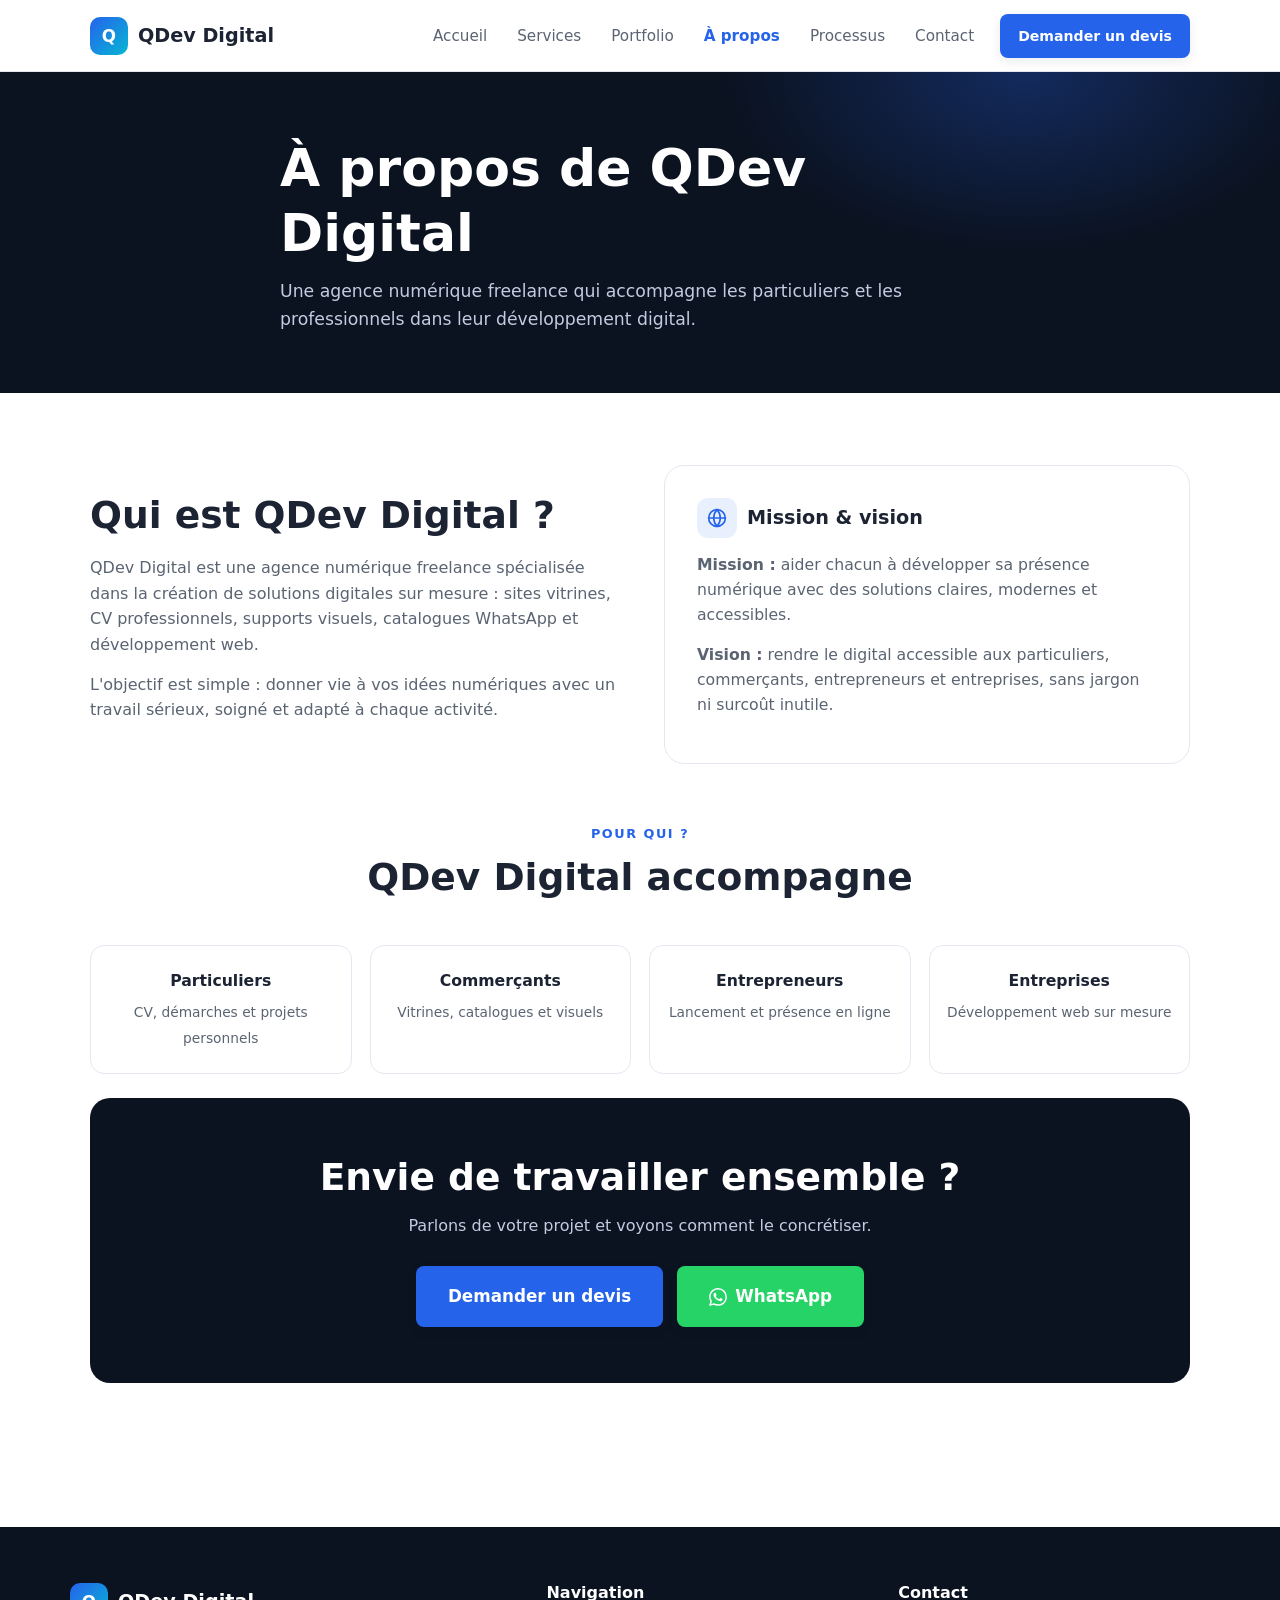
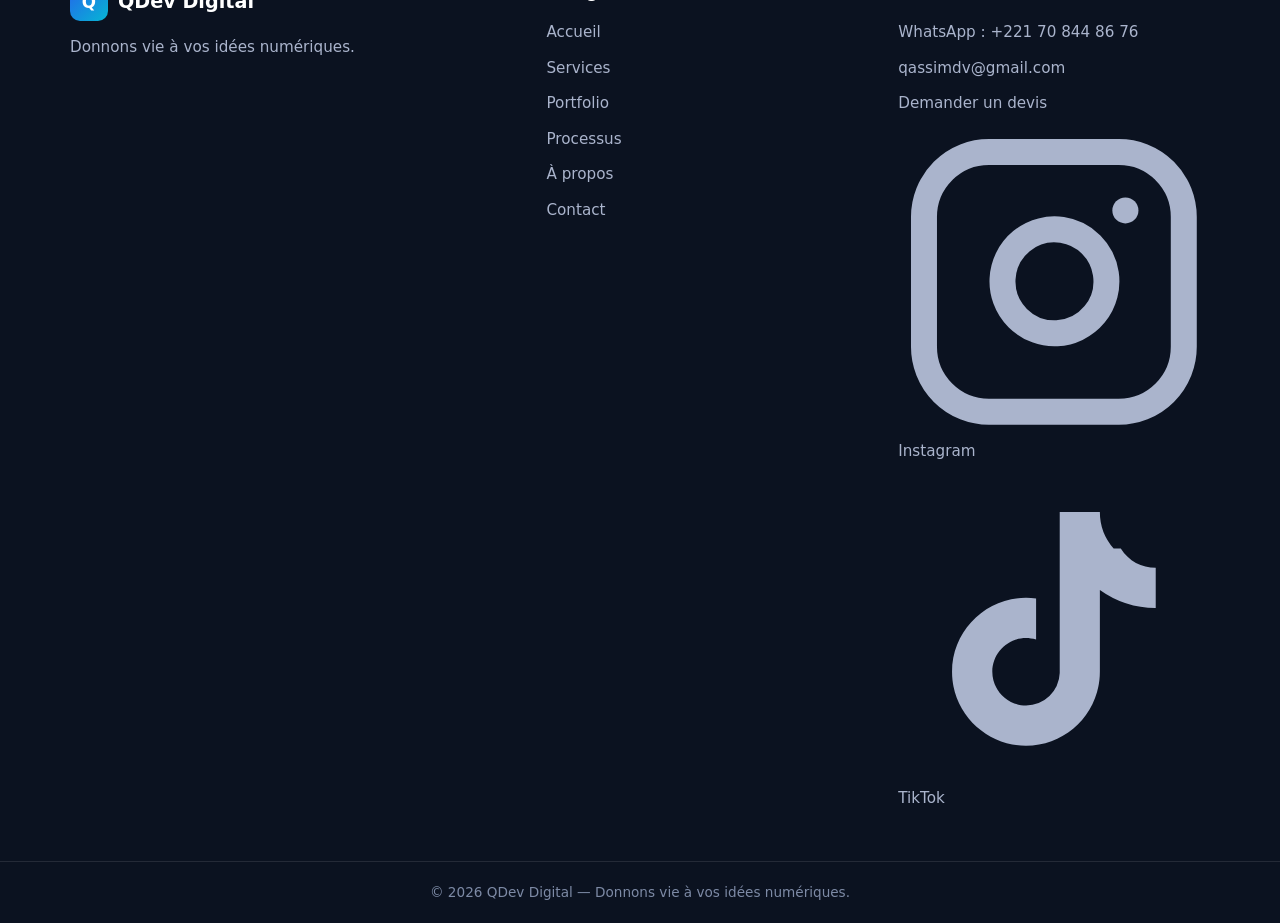
<file: pages/apropos.html>
<!DOCTYPE html>
<html lang="fr">
<head>
  <meta charset="UTF-8">
  <meta name="viewport" content="width=device-width, initial-scale=1.0">

  <title>À propos — QDev Digital</title>
  <meta name="description" content="QDev Digital aide particuliers, commerçants, entrepreneurs et entreprises à développer leur présence numérique avec des solutions digitales sur mesure.">
  <meta name="theme-color" content="#2563eb">

  <meta property="og:type" content="website">
  <meta property="og:locale" content="fr_FR">
  <meta property="og:title" content="À propos — QDev Digital">
  <meta property="og:description" content="Découvrez QDev Digital, son approche et sa mission : développer la présence numérique des particuliers et des entreprises.">
  <meta property="og:url" content="https://www.qdev-digital.com/pages/apropos.html">
  <meta property="og:image" content="https://www.qdev-digital.com/assets/images/og-image.png">
  <meta property="og:site_name" content="QDev Digital">
  <link rel="canonical" href="https://www.qdev-digital.com/pages/apropos.html">

  <link rel="icon" href="../assets/images/favicon.svg" type="image/svg+xml">
  <link rel="stylesheet" href="../assets/css/styles.css">
</head>
<body>
  <a class="skip-link" href="#main-content">Aller au contenu</a>

  <header class="header">
    <div class="container header__inner" id="nav-placeholder"></div>
  </header>

  <main id="main-content">
    <section class="page-hero">
      <div class="container page-hero__inner">
        <h1>À propos de QDev Digital</h1>
        <p>Une agence numérique freelance qui accompagne les particuliers et les professionnels dans leur développement digital.</p>
      </div>
    </section>

    <section class="section" aria-label="Présentation">
      <div class="container">
        <div class="about-grid">
          <div class="about-text">
            <h2>Qui est QDev Digital ?</h2>
            <p>QDev Digital est une agence numérique freelance spécialisée dans la création de solutions digitales sur mesure : sites vitrines, CV professionnels, supports visuels, catalogues WhatsApp et développement web.</p>
            <p>L'objectif est simple : donner vie à vos idées numériques avec un travail sérieux, soigné et adapté à chaque activité.</p>
          </div>
          <div class="about-card">
            <h3><span class="icon-badge" data-icon="globe" aria-hidden="true"></span>Mission &amp; vision</h3>
            <p><strong>Mission :</strong> aider chacun à développer sa présence numérique avec des solutions claires, modernes et accessibles.</p>
            <p style="margin-top:12px"><strong>Vision :</strong> rendre le digital accessible aux particuliers, commerçants, entrepreneurs et entreprises, sans jargon ni surcoût inutile.</p>
          </div>
        </div>

        <div class="section-head">
          <span class="section-eyebrow">Pour qui ?</span>
          <h2>QDev Digital accompagne</h2>
        </div>
        <div class="about-audience">
          <div class="audience-card">
            <strong>Particuliers</strong>
            <span>CV, démarches et projets personnels</span>
          </div>
          <div class="audience-card">
            <strong>Commerçants</strong>
            <span>Vitrines, catalogues et visuels</span>
          </div>
          <div class="audience-card">
            <strong>Entrepreneurs</strong>
            <span>Lancement et présence en ligne</span>
          </div>
          <div class="audience-card">
            <strong>Entreprises</strong>
            <span>Développement web sur mesure</span>
          </div>
        </div>

        <div class="cta-dark mt-2">
          <h2>Envie de travailler ensemble ?</h2>
          <p>Parlons de votre projet et voyons comment le concrétiser.</p>
          <div class="cta-dark__actions">
            <a class="btn btn-primary btn-lg" href="devis.html">Demander un devis</a>
            <a class="btn btn-whatsapp btn-lg" href="#" data-whatsapp="true">
              <span class="icon" data-icon="whatsapp"></span> WhatsApp
            </a>
          </div>
        </div>
      </div>
    </section>
  </main>

  <footer class="footer" id="footer-placeholder"></footer>

  <script src="../assets/js/config.js"></script>
  <script src="../assets/js/main.js"></script>
</body>
</html>
</file>
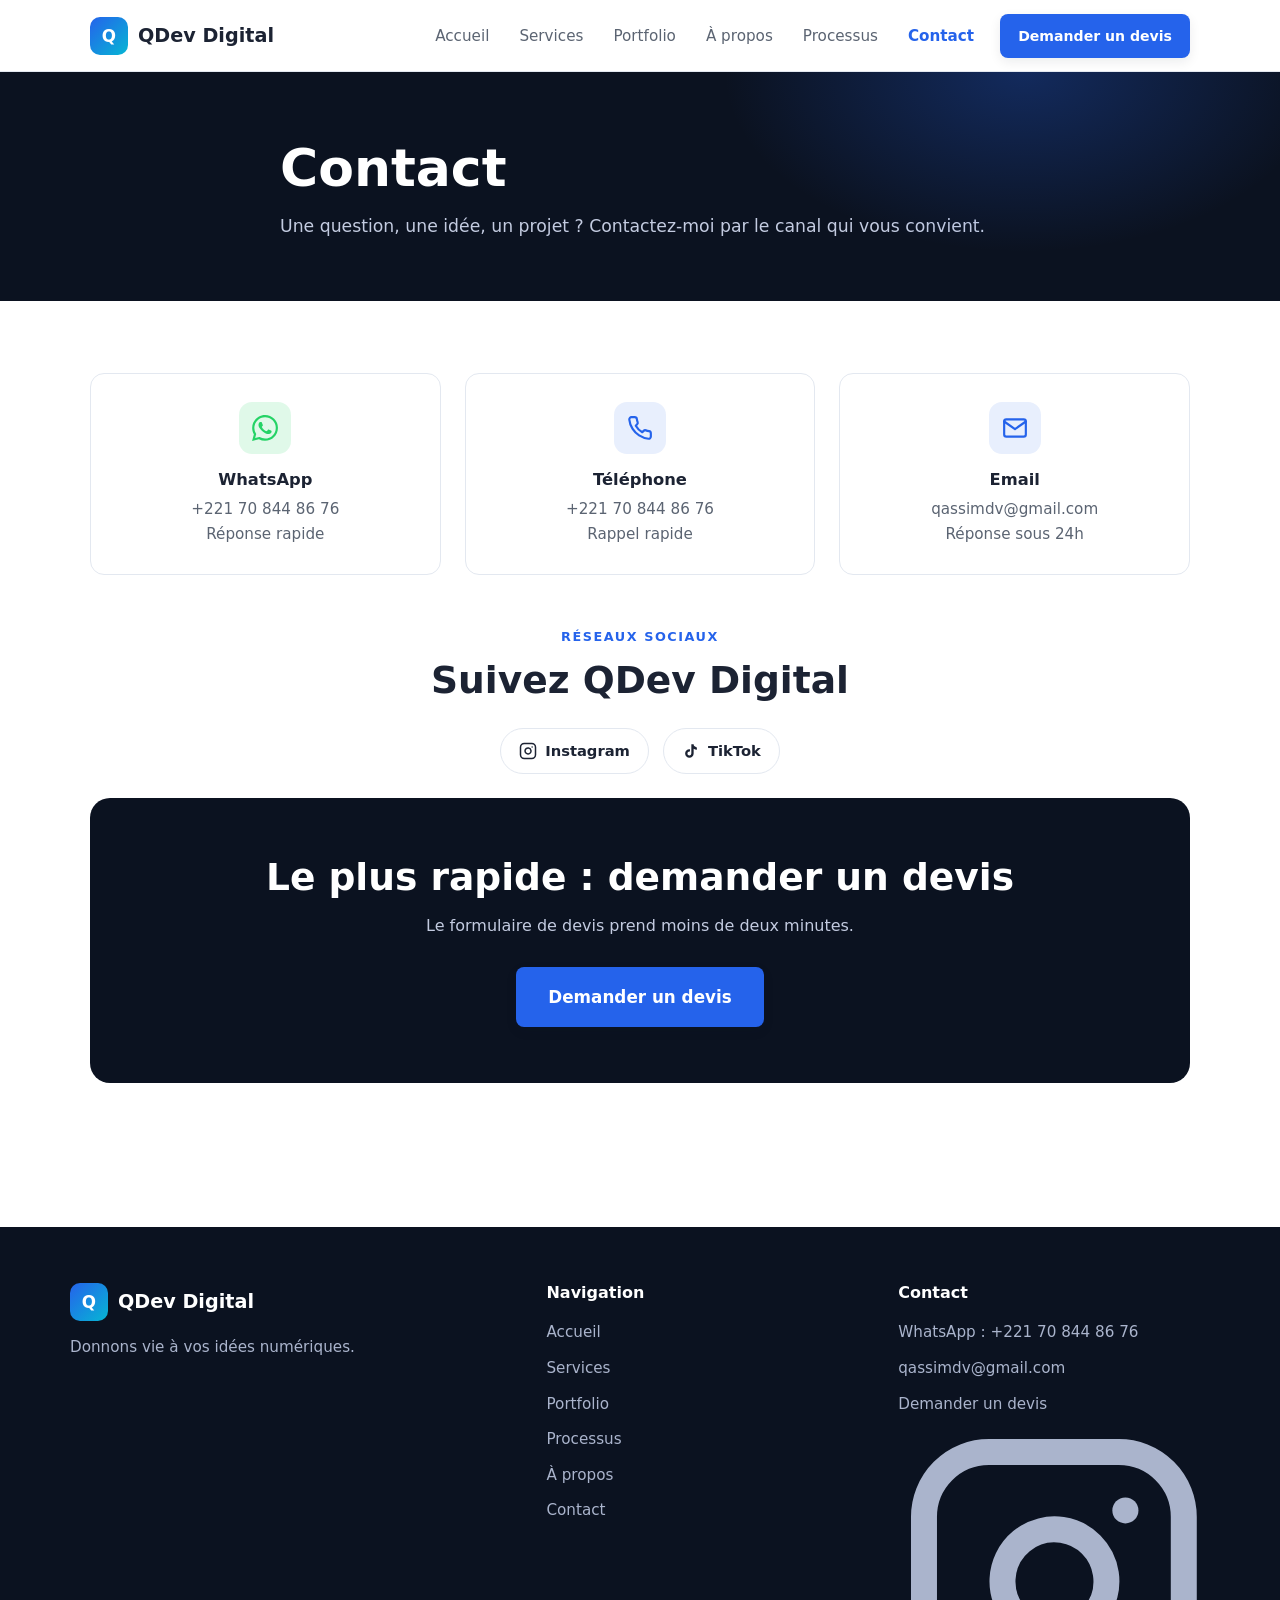
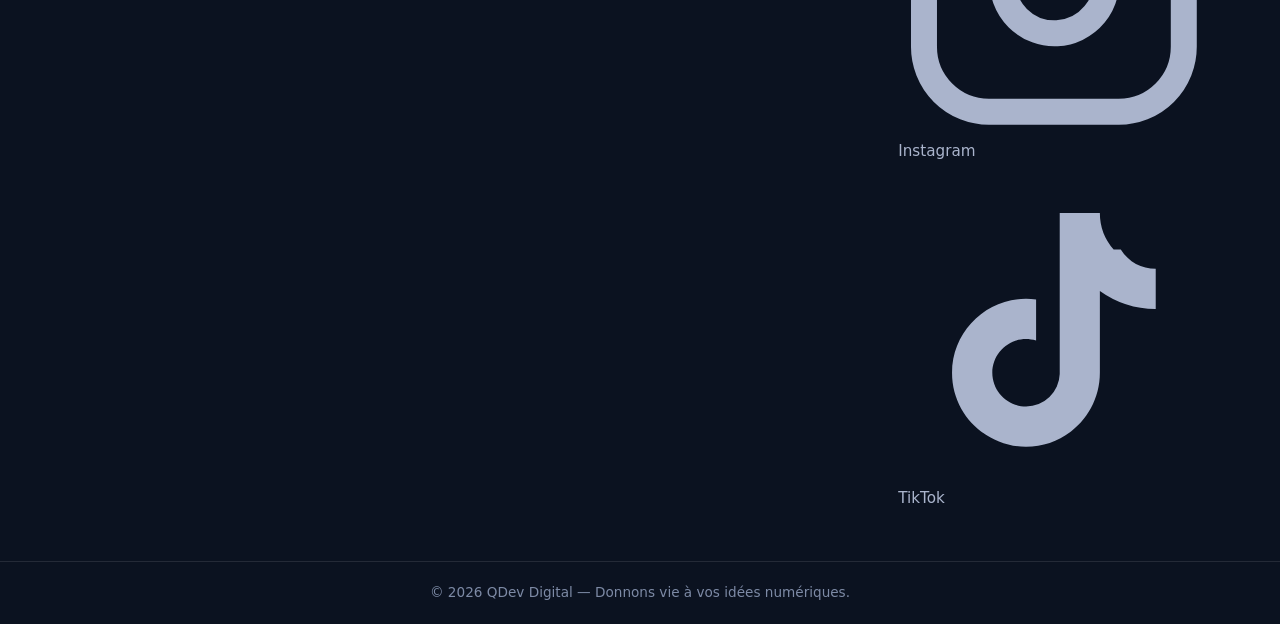
<file: pages/contact.html>
<!DOCTYPE html>
<html lang="fr">
<head>
  <meta charset="UTF-8">
  <meta name="viewport" content="width=device-width, initial-scale=1.0">

  <title>Contact — QDev Digital</title>
  <meta name="description" content="Contactez QDev Digital par WhatsApp, téléphone ou email pour vos projets de sites web, CV, flyers et solutions digitales.">
  <meta name="theme-color" content="#2563eb">

  <meta property="og:type" content="website">
  <meta property="og:locale" content="fr_FR">
  <meta property="og:title" content="Contact — QDev Digital">
  <meta property="og:description" content="Contacter QDev Digital : WhatsApp, téléphone, email et réseaux sociaux.">
  <meta property="og:url" content="https://www.qdev-digital.com/pages/contact.html">
  <meta property="og:image" content="https://www.qdev-digital.com/assets/images/og-image.png">
  <meta property="og:site_name" content="QDev Digital">
  <link rel="canonical" href="https://www.qdev-digital.com/pages/contact.html">

  <link rel="icon" href="../assets/images/favicon.svg" type="image/svg+xml">
  <link rel="stylesheet" href="../assets/css/styles.css">
</head>
<body>
  <a class="skip-link" href="#main-content">Aller au contenu</a>

  <header class="header">
    <div class="container header__inner" id="nav-placeholder"></div>
  </header>

  <main id="main-content">
    <section class="page-hero">
      <div class="container page-hero__inner">
        <h1>Contact</h1>
        <p>Une question, une idée, un projet ? Contactez-moi par le canal qui vous convient.</p>
      </div>
    </section>

    <section class="section" aria-label="Coordonnées">
      <div class="container">
        <div class="contact-grid" id="contact-list"></div>

        <div class="text-center" id="social-block" hidden>
          <span class="section-eyebrow">Réseaux sociaux</span>
          <h2>Suivez QDev Digital</h2>
          <div class="social-row mt-2" id="social-row"></div>
        </div>

        <div class="cta-dark mt-2">
          <h2>Le plus rapide : demander un devis</h2>
          <p>Le formulaire de devis prend moins de deux minutes.</p>
          <div class="cta-dark__actions">
            <a class="btn btn-primary btn-lg" href="devis.html">Demander un devis</a>
          </div>
        </div>
      </div>
    </section>
  </main>

  <footer class="footer" id="footer-placeholder"></footer>

  <script src="../assets/js/config.js"></script>
  <script src="../assets/js/main.js"></script>
</body>
</html>
</file>
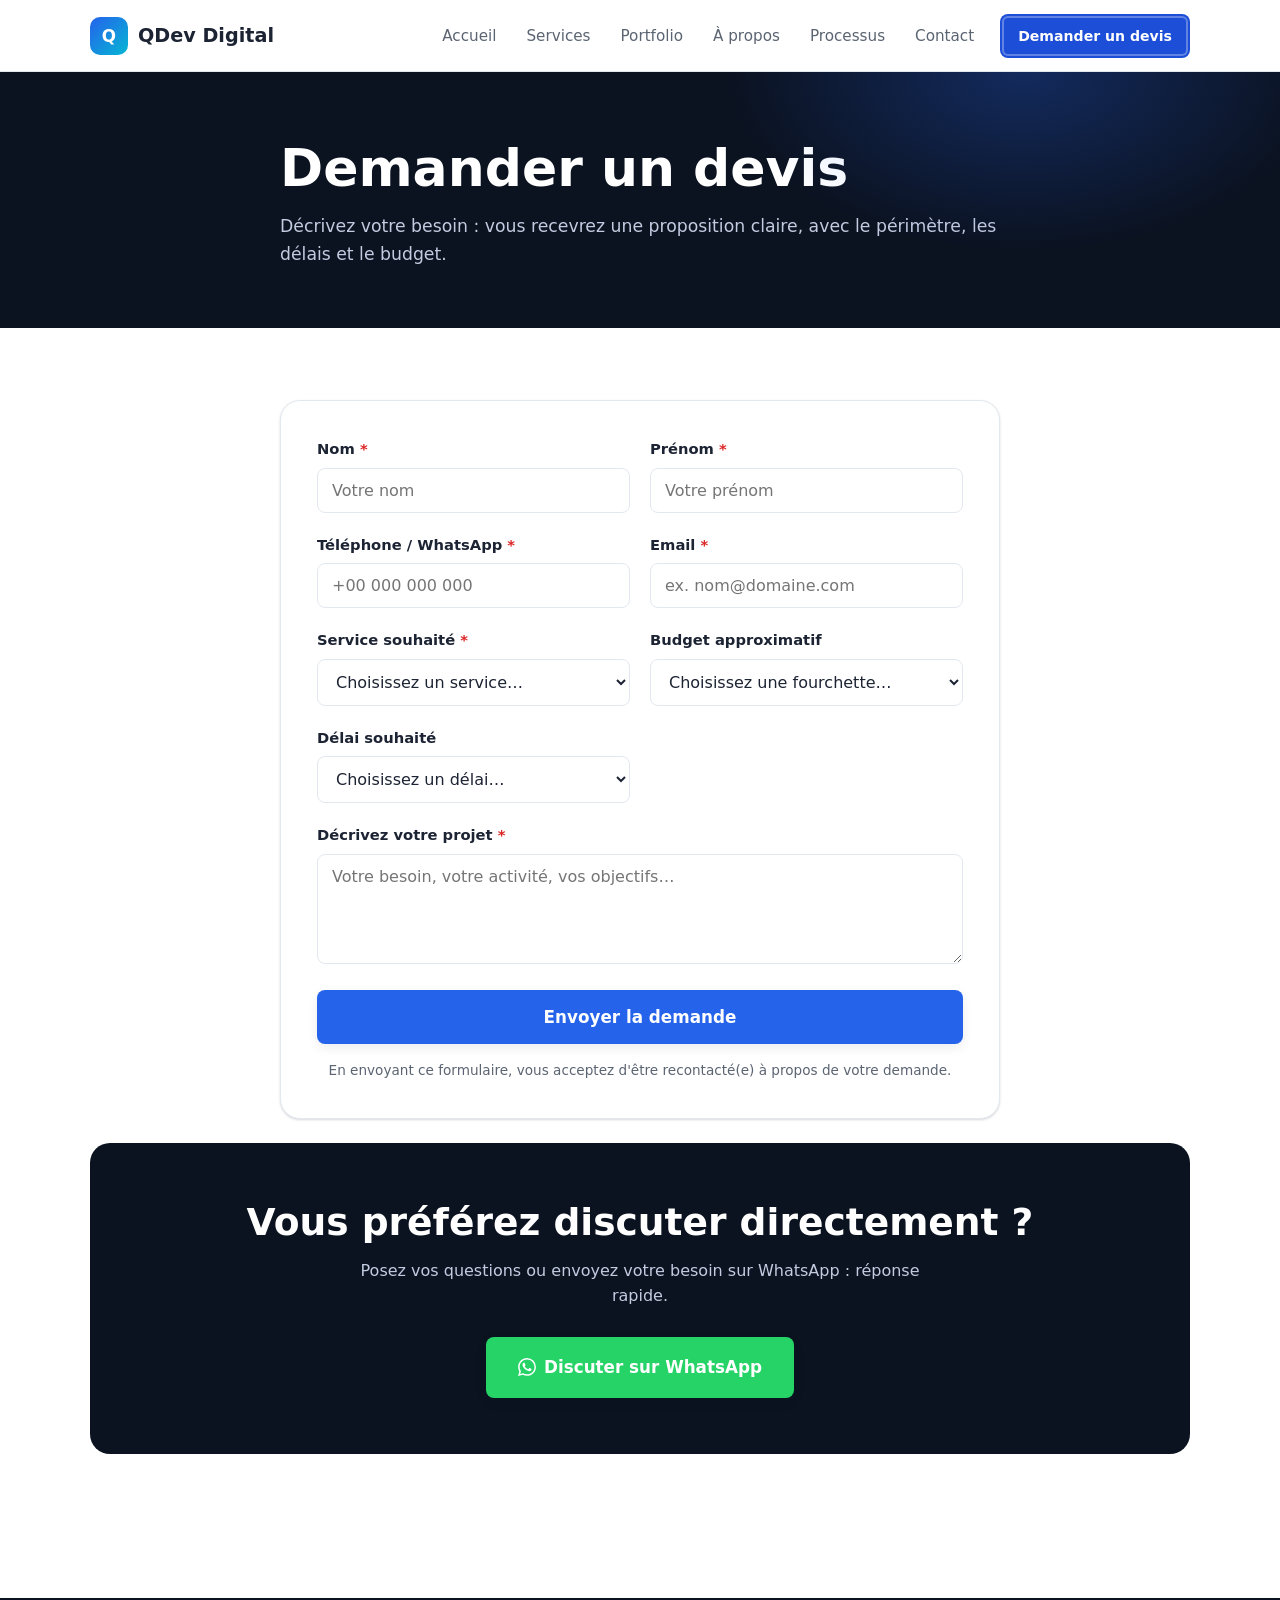
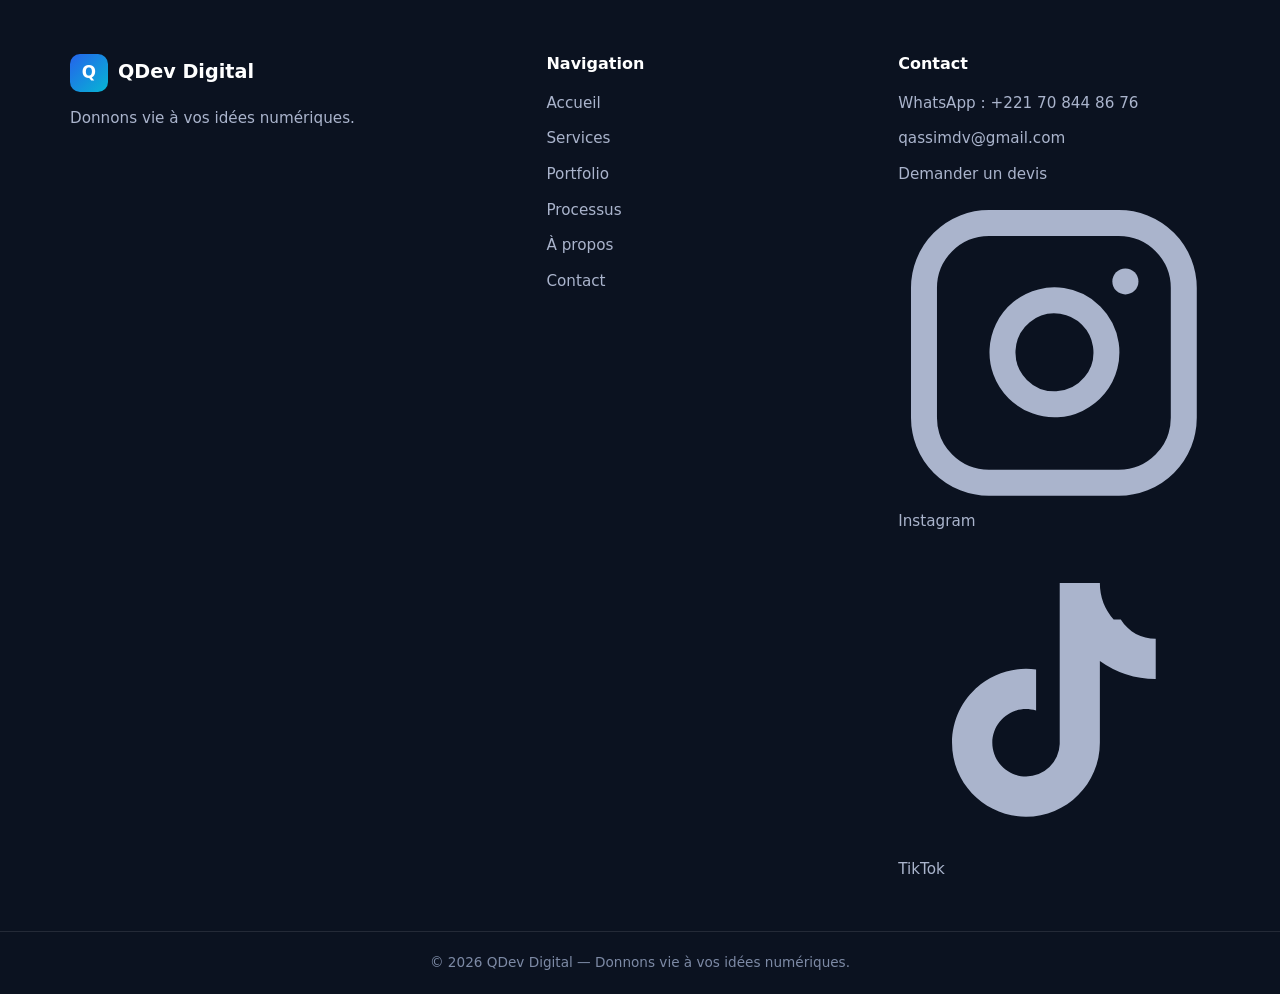
<file: pages/devis.html>
<!DOCTYPE html>
<html lang="fr">
<head>
  <meta charset="UTF-8">
  <meta name="viewport" content="width=device-width, initial-scale=1.0">

  <title>Demander un devis — QDev Digital</title>
  <meta name="description" content="Demandez un devis gratuit et sans engagement à QDev Digital : décrivez votre besoin et recevez une proposition claire.">
  <meta name="theme-color" content="#2563eb">

  <meta property="og:type" content="website">
  <meta property="og:locale" content="fr_FR">
  <meta property="og:title" content="Demander un devis — QDev Digital">
  <meta property="og:description" content="Formulaire de devis simple et rapide pour votre projet digital.">
  <meta property="og:url" content="https://www.qdev-digital.com/pages/devis.html">
  <meta property="og:image" content="https://www.qdev-digital.com/assets/images/og-image.png">
  <meta property="og:site_name" content="QDev Digital">
  <link rel="canonical" href="https://www.qdev-digital.com/pages/devis.html">

  <link rel="icon" href="../assets/images/favicon.svg" type="image/svg+xml">
  <link rel="stylesheet" href="../assets/css/styles.css">
</head>
<body>
  <a class="skip-link" href="#main-content">Aller au contenu</a>

  <header class="header">
    <div class="container header__inner" id="nav-placeholder"></div>
  </header>

  <main id="main-content">
    <section class="page-hero">
      <div class="container page-hero__inner">
        <h1>Demander un devis</h1>
        <p>Décrivez votre besoin : vous recevrez une proposition claire, avec le périmètre, les délais et le budget.</p>
      </div>
    </section>

    <section class="section" aria-label="Formulaire de devis">
      <div class="container">
        <div class="form-card">
          <form id="devis-form" novalidate>
            <div class="form-grid">
              <div class="form-field">
                <label for="f-nom">Nom <span class="req" aria-hidden="true">*</span></label>
                <input type="text" id="f-nom" name="nom" required autocomplete="family-name" placeholder="Votre nom" maxlength="60">
                <span class="field-error" role="alert"></span>
              </div>

              <div class="form-field">
                <label for="f-prenom">Prénom <span class="req" aria-hidden="true">*</span></label>
                <input type="text" id="f-prenom" name="prenom" required autocomplete="given-name" placeholder="Votre prénom" maxlength="60">
                <span class="field-error" role="alert"></span>
              </div>

              <div class="form-field">
                <label for="f-phone">Téléphone / WhatsApp <span class="req" aria-hidden="true">*</span></label>
                <input type="tel" id="f-phone" name="telephone" required autocomplete="tel" placeholder="+00 000 000 000">
                <span class="field-error" role="alert"></span>
              </div>

              <div class="form-field">
                <label for="f-email">Email <span class="req" aria-hidden="true">*</span></label>
                <input type="email" id="f-email" name="email" required autocomplete="email" placeholder="ex. nom@domaine.com">
                <span class="field-error" role="alert"></span>
              </div>

              <div class="form-field">
                <label for="f-service">Service souhaité <span class="req" aria-hidden="true">*</span></label>
                <select id="f-service" name="service" required>
                  <option value="" selected disabled>Choisissez un service…</option>
                </select>
                <span class="field-error" role="alert"></span>
              </div>

              <div class="form-field">
                <label for="f-budget">Budget approximatif</label>
                <select id="f-budget" name="budget">
                  <option value="" selected disabled>Choisissez une fourchette…</option>
                </select>
                <span class="field-error" role="alert"></span>
              </div>

              <div class="form-field">
                <label for="f-delai">Délai souhaité</label>
                <select id="f-delai" name="delai">
                  <option value="" selected disabled>Choisissez un délai…</option>
                </select>
                <span class="field-error" role="alert"></span>
              </div>

              <div class="form-field is-full">
                <label for="f-desc">Décrivez votre projet <span class="req" aria-hidden="true">*</span></label>
                <textarea id="f-desc" name="description" required placeholder="Votre besoin, votre activité, vos objectifs…" minlength="10" maxlength="2000"></textarea>
                <span class="field-error" role="alert"></span>
              </div>
            </div>

            <div class="form-actions">
              <div class="form-status" id="form-status" role="status" aria-live="polite"></div>
              <button type="submit" class="btn btn-primary btn-lg btn-block">Envoyer la demande</button>
            </div>

            <p class="form-note">En envoyant ce formulaire, vous acceptez d'être recontacté(e) à propos de votre demande.</p>
          </form>
        </div>

        <div class="cta-dark mt-2">
          <h2>Vous préférez discuter directement ?</h2>
          <p>Posez vos questions ou envoyez votre besoin sur WhatsApp : réponse rapide.</p>
          <div class="cta-dark__actions">
            <a class="btn btn-whatsapp btn-lg" href="#" data-whatsapp="true">
              <span class="icon" data-icon="whatsapp"></span> Discuter sur WhatsApp
            </a>
          </div>
        </div>
      </div>
    </section>
  </main>

  <footer class="footer" id="footer-placeholder"></footer>

  <script src="../assets/js/config.js"></script>
  <script src="../assets/js/main.js"></script>
</body>
</html>
</file>
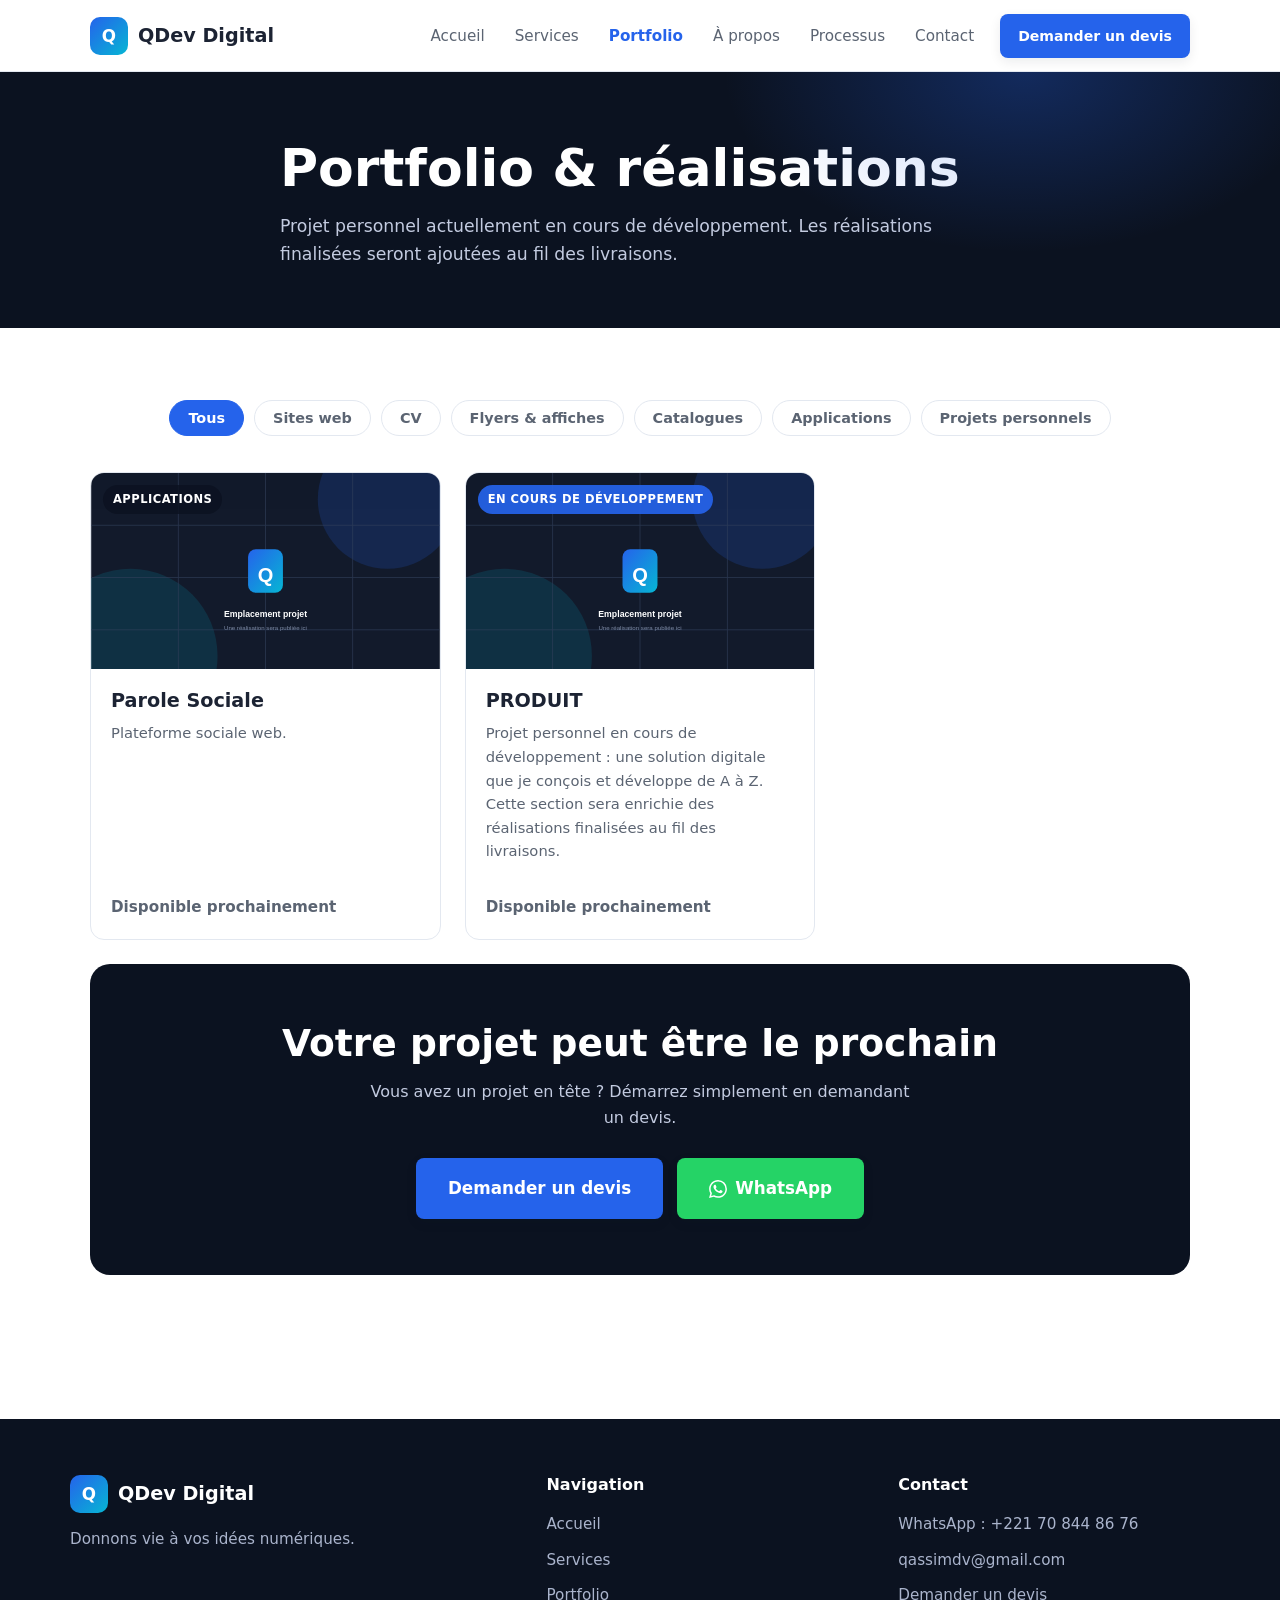
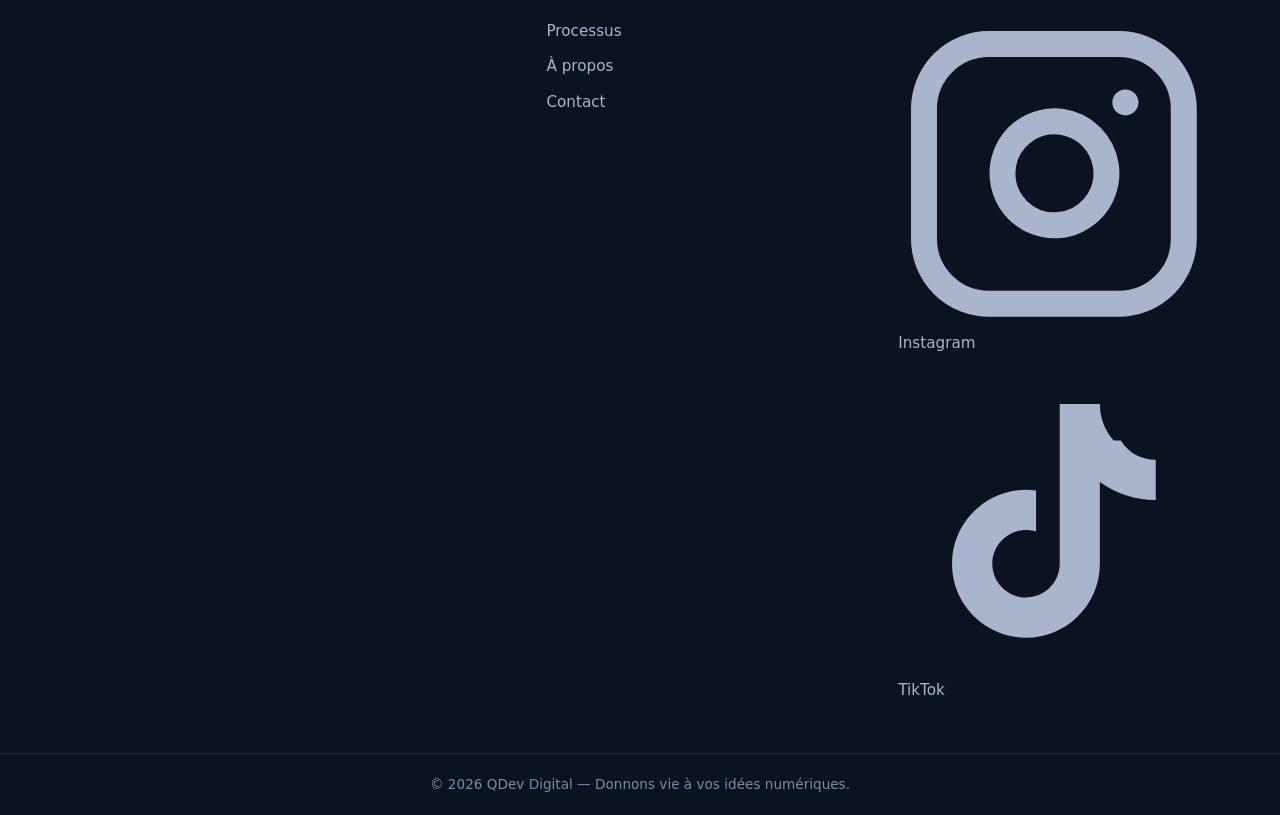
<file: pages/portfolio.html>
<!DOCTYPE html>
<html lang="fr">
<head>
  <meta charset="UTF-8">
  <meta name="viewport" content="width=device-width, initial-scale=1.0">

  <title>Portfolio — QDev Digital</title>
  <meta name="description" content="Portfolio de QDev Digital : projet personnel PRODUIT en cours de développement. Les réalisations finalisées seront ajoutées au fil des livraisons.">
  <meta name="theme-color" content="#2563eb">

  <meta property="og:type" content="website">
  <meta property="og:locale" content="fr_FR">
  <meta property="og:title" content="Portfolio — QDev Digital">
  <meta property="og:description" content="Réalisations de QDev Digital : sites web, CV, flyers, catalogues WhatsApp et applications.">
  <meta property="og:url" content="https://www.qdev-digital.com/pages/portfolio.html">
  <meta property="og:image" content="https://www.qdev-digital.com/assets/images/og-image.png">
  <meta property="og:site_name" content="QDev Digital">
  <link rel="canonical" href="https://www.qdev-digital.com/pages/portfolio.html">

  <link rel="icon" href="../assets/images/favicon.svg" type="image/svg+xml">
  <link rel="stylesheet" href="../assets/css/styles.css">
</head>
<body>
  <a class="skip-link" href="#main-content">Aller au contenu</a>

  <header class="header">
    <div class="container header__inner" id="nav-placeholder"></div>
  </header>

  <main id="main-content">
    <section class="page-hero">
      <div class="container page-hero__inner">
        <h1>Portfolio &amp; réalisations</h1>
        <p>Projet personnel actuellement en cours de développement. Les réalisations finalisées seront ajoutées au fil des livraisons.</p>
      </div>
    </section>

    <section class="section" aria-label="Réalisations">
      <div class="container">
        <div class="filters" id="portfolio-filters" role="group" aria-label="Filtrer les réalisations par catégorie"></div>
        <div class="portfolio-grid" id="portfolio-grid"></div>
        <p class="portfolio-empty hide" id="portfolio-empty">Aucune réalisation dans cette catégorie pour le moment.</p>

        <div class="cta-dark mt-2">
          <h2>Votre projet peut être le prochain</h2>
          <p>Vous avez un projet en tête ? Démarrez simplement en demandant un devis.</p>
          <div class="cta-dark__actions">
            <a class="btn btn-primary btn-lg" href="devis.html">Demander un devis</a>
            <a class="btn btn-whatsapp btn-lg" href="#" data-whatsapp="true">
              <span class="icon" data-icon="whatsapp"></span> WhatsApp
            </a>
          </div>
        </div>
      </div>
    </section>
  </main>

  <footer class="footer" id="footer-placeholder"></footer>

  <script src="../assets/js/config.js"></script>
  <script src="../assets/js/main.js"></script>
</body>
</html>
</file>
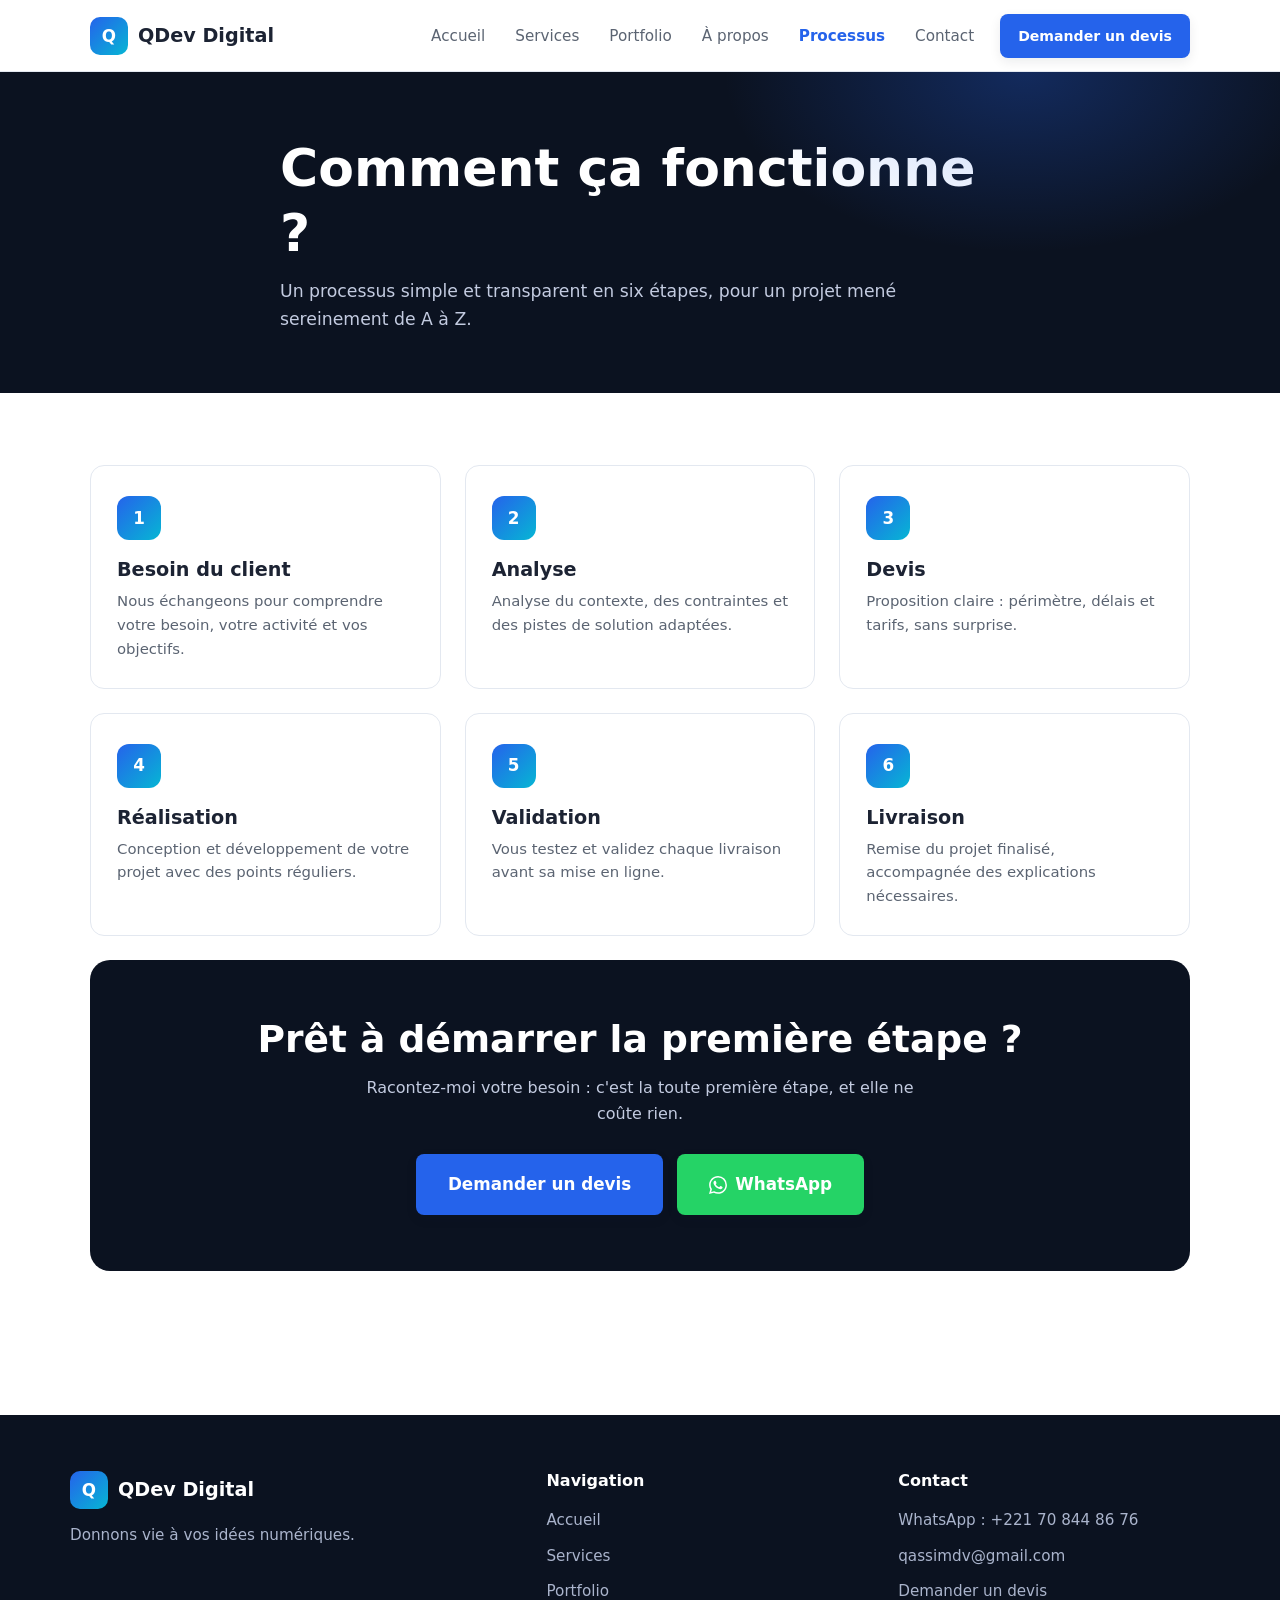
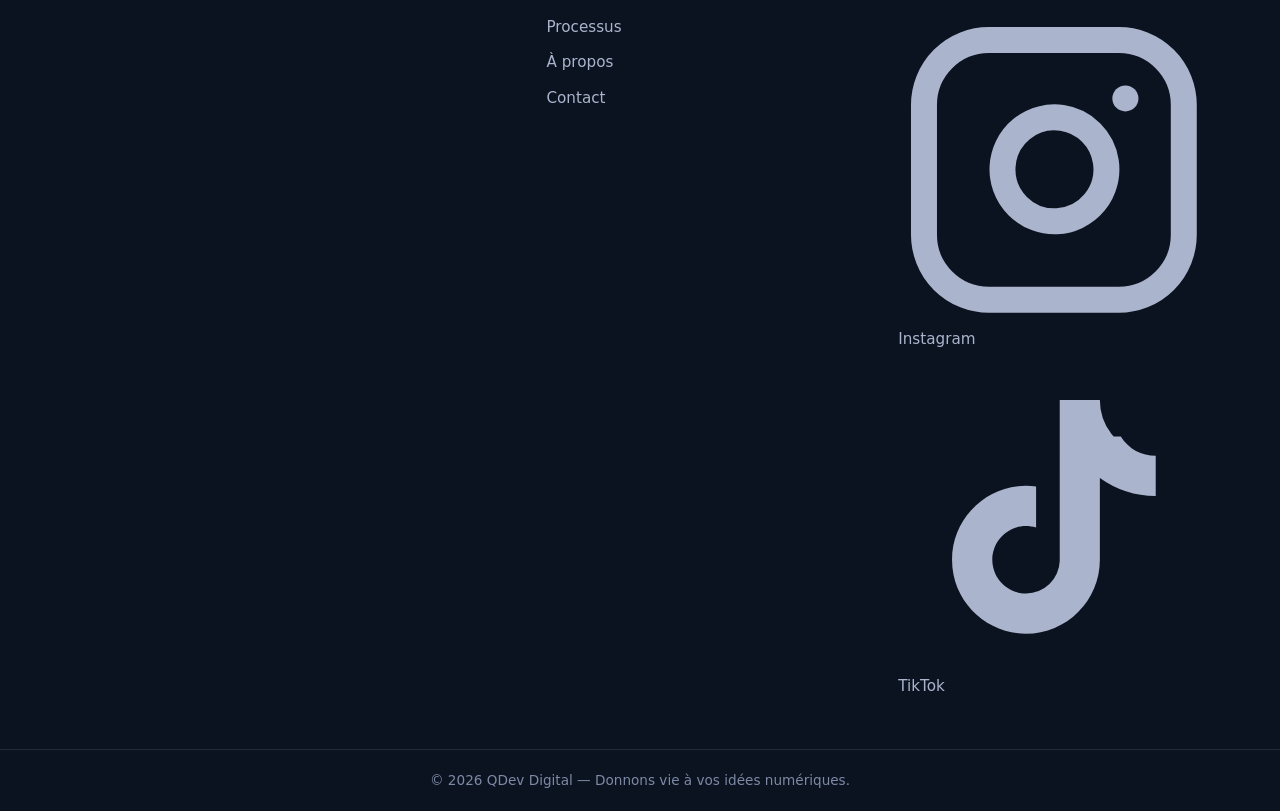
<file: pages/processus.html>
<!DOCTYPE html>
<html lang="fr">
<head>
  <meta charset="UTF-8">
  <meta name="viewport" content="width=device-width, initial-scale=1.0">

  <title>Processus — QDev Digital</title>
  <meta name="description" content="Le processus de travail de QDev Digital en 6 étapes claires : besoin du client, analyse, devis, réalisation, validation et livraison.">
  <meta name="theme-color" content="#2563eb">

  <meta property="og:type" content="website">
  <meta property="og:locale" content="fr_FR">
  <meta property="og:title" content="Processus — QDev Digital">
  <meta property="og:description" content="Un accompagnement en 6 étapes claires : besoin, analyse, devis, réalisation, validation et livraison.">
  <meta property="og:url" content="https://www.qdev-digital.com/pages/processus.html">
  <meta property="og:image" content="https://www.qdev-digital.com/assets/images/og-image.png">
  <meta property="og:site_name" content="QDev Digital">
  <link rel="canonical" href="https://www.qdev-digital.com/pages/processus.html">

  <link rel="icon" href="../assets/images/favicon.svg" type="image/svg+xml">
  <link rel="stylesheet" href="../assets/css/styles.css">
</head>
<body>
  <a class="skip-link" href="#main-content">Aller au contenu</a>

  <header class="header">
    <div class="container header__inner" id="nav-placeholder"></div>
  </header>

  <main id="main-content">
    <section class="page-hero">
      <div class="container page-hero__inner">
        <h1>Comment ça fonctionne ?</h1>
        <p>Un processus simple et transparent en six étapes, pour un projet mené sereinement de A à Z.</p>
      </div>
    </section>

    <section class="section" aria-label="Étapes du processus">
      <div class="container">
        <div class="process-grid" id="process-list"></div>

        <div class="cta-dark mt-2">
          <h2>Prêt à démarrer la première étape ?</h2>
          <p>Racontez-moi votre besoin : c'est la toute première étape, et elle ne coûte rien.</p>
          <div class="cta-dark__actions">
            <a class="btn btn-primary btn-lg" href="devis.html">Demander un devis</a>
            <a class="btn btn-whatsapp btn-lg" href="#" data-whatsapp="true">
              <span class="icon" data-icon="whatsapp"></span> WhatsApp
            </a>
          </div>
        </div>
      </div>
    </section>
  </main>

  <footer class="footer" id="footer-placeholder"></footer>

  <script src="../assets/js/config.js"></script>
  <script src="../assets/js/main.js"></script>
</body>
</html>
</file>
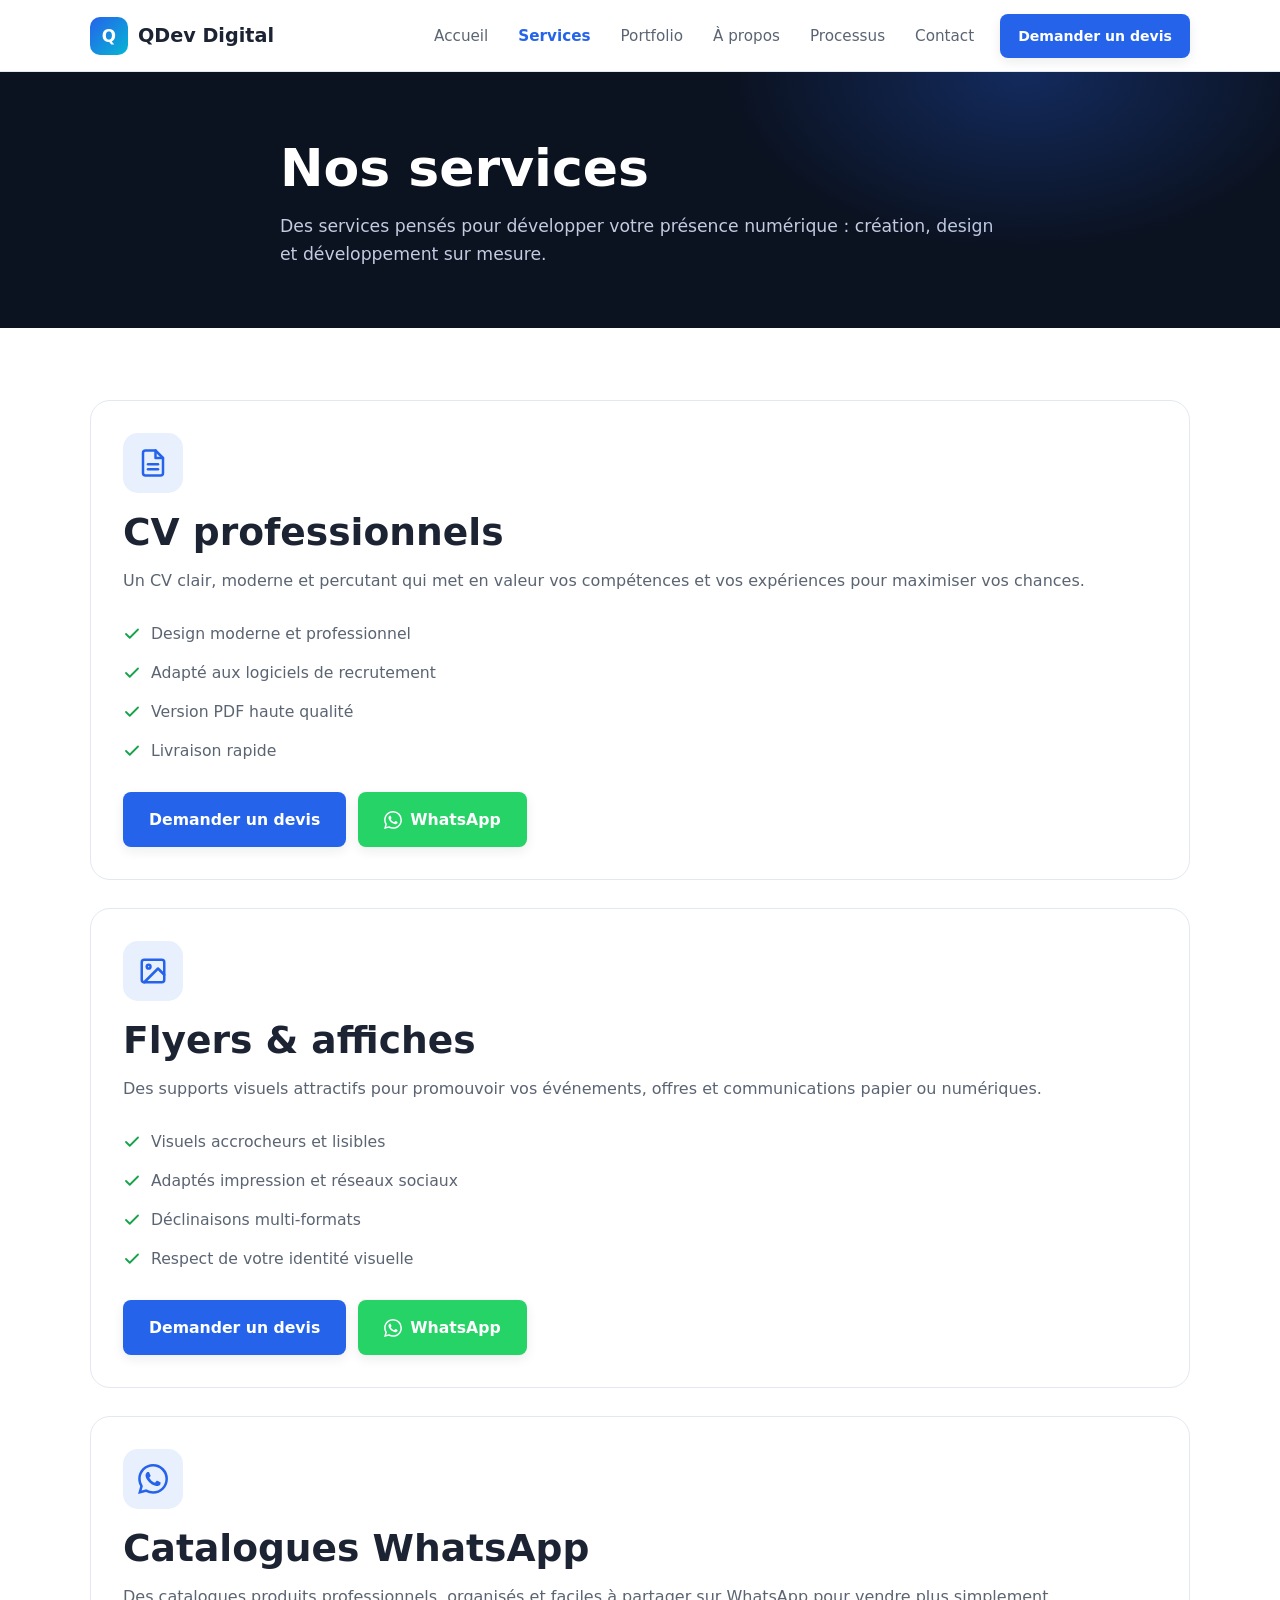
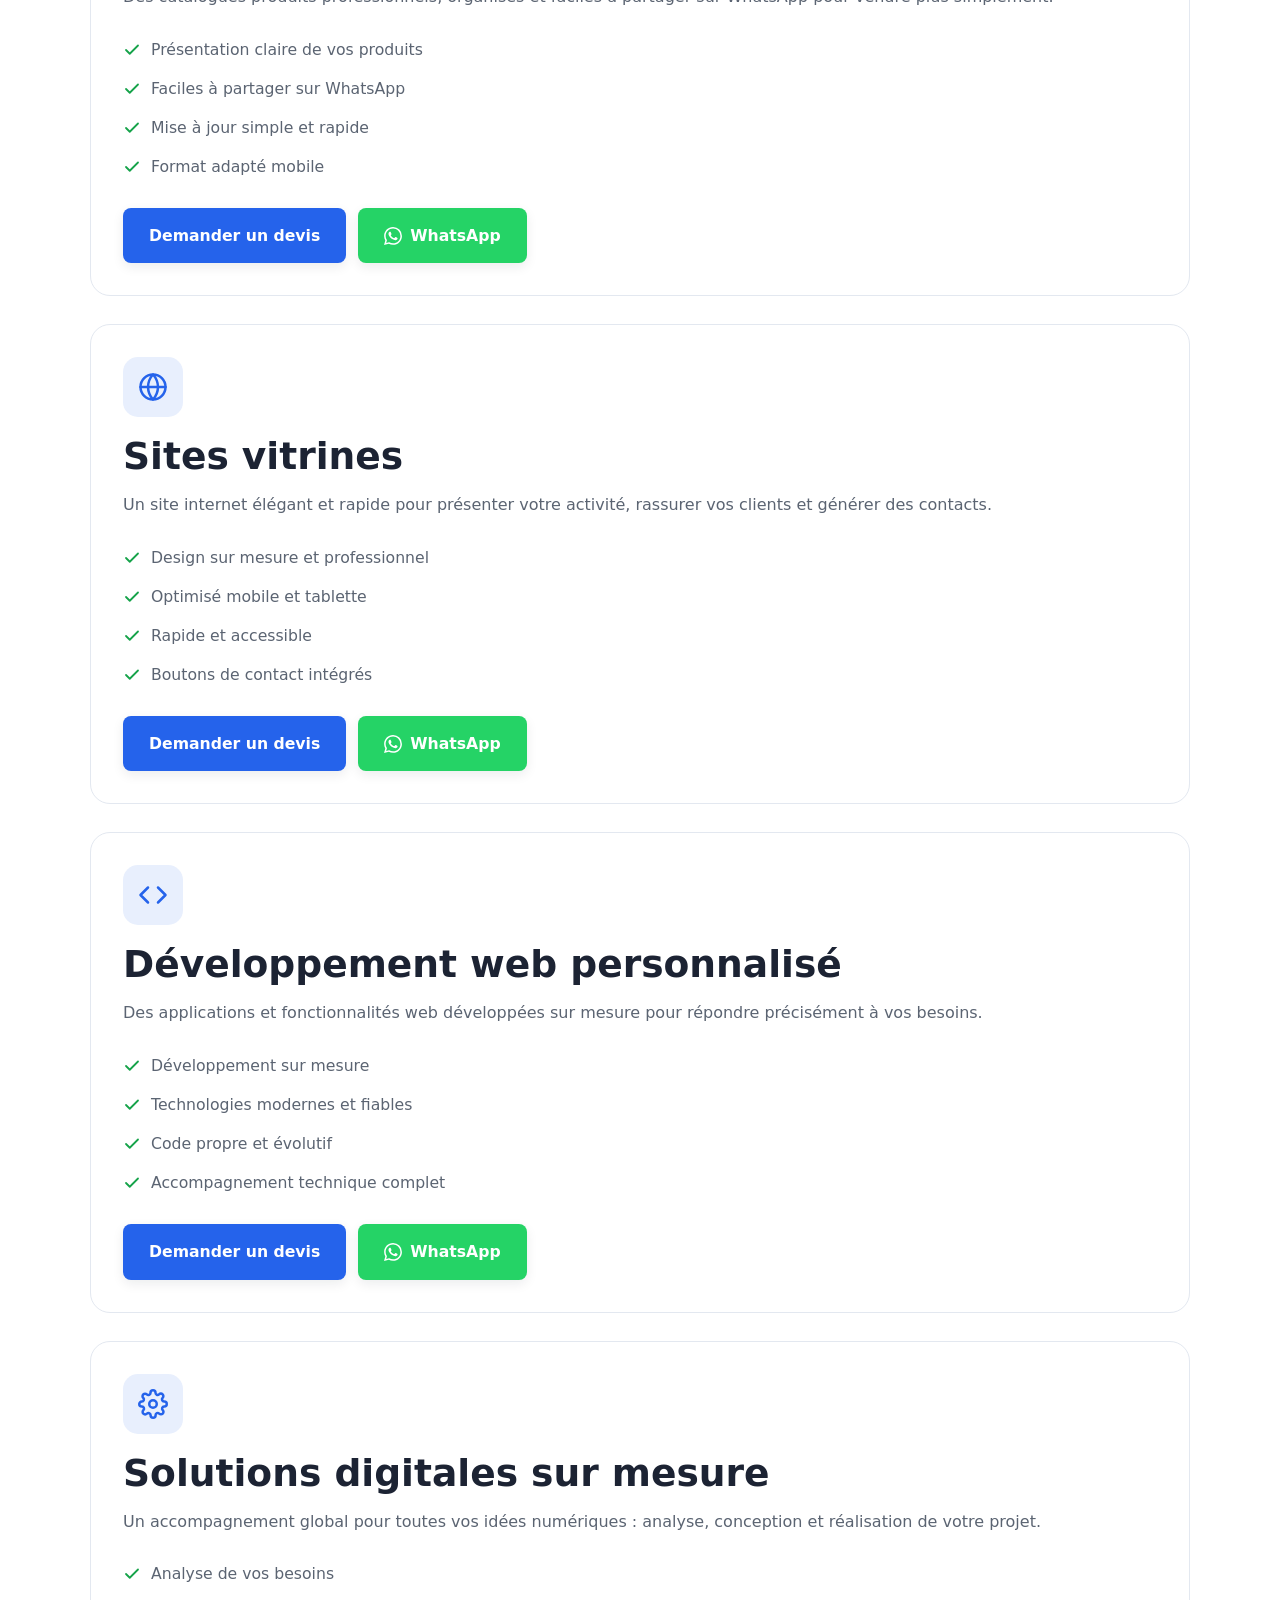
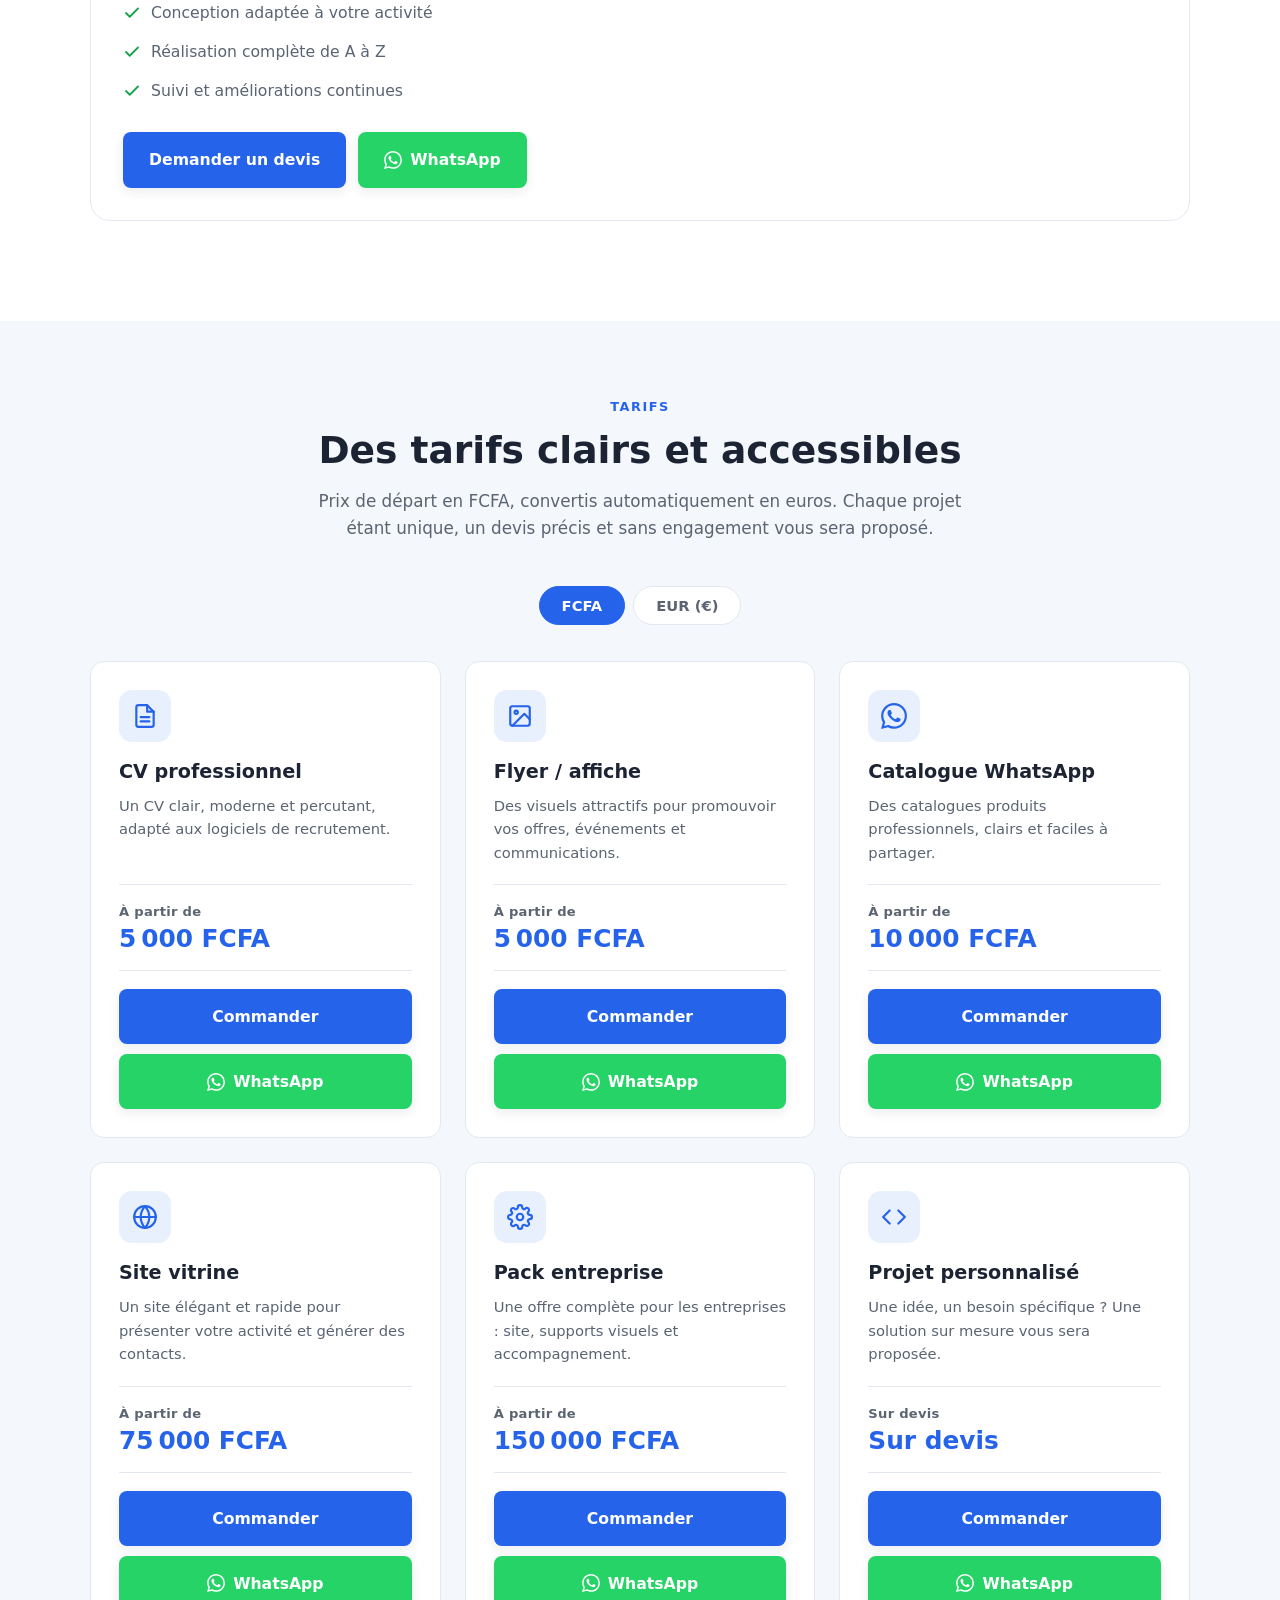
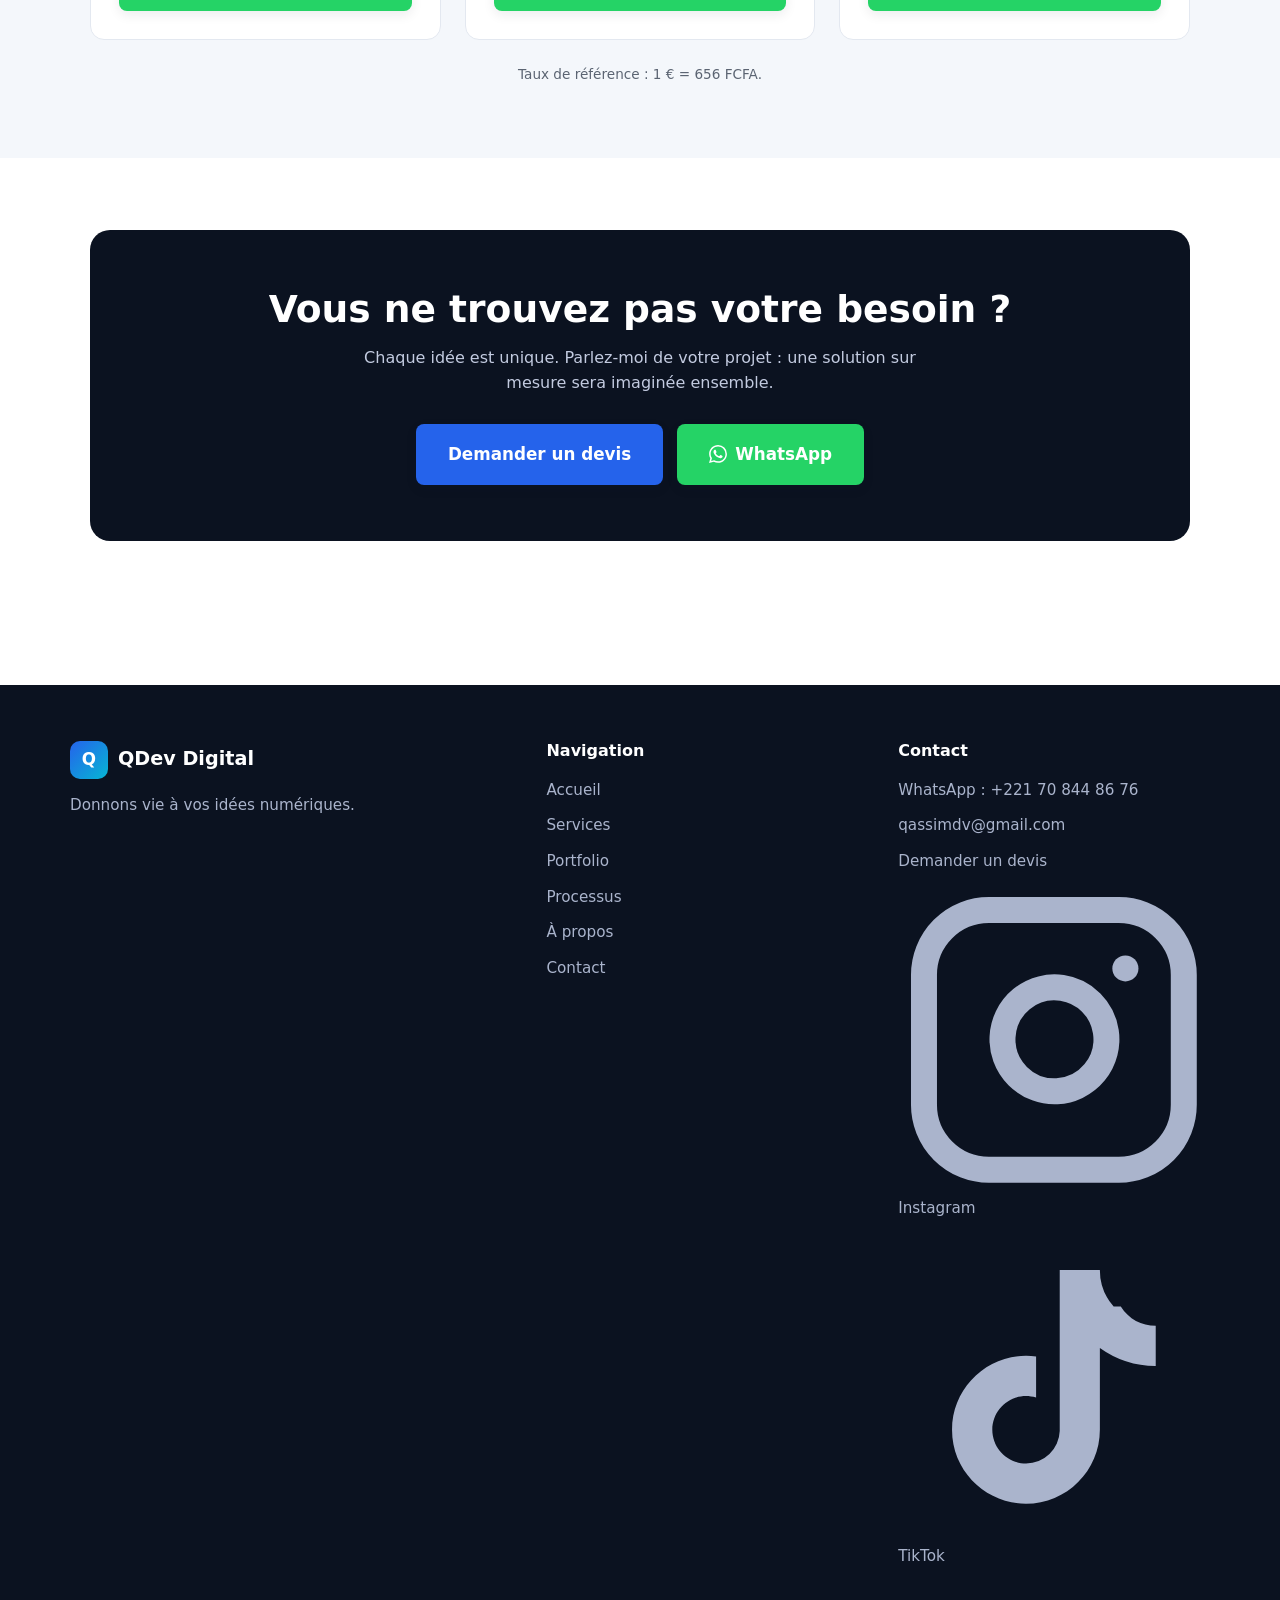
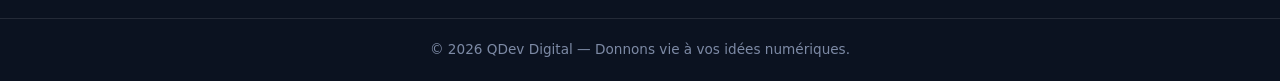
<file: pages/services.html>
<!DOCTYPE html>
<html lang="fr">
<head>
  <meta charset="UTF-8">
  <meta name="viewport" content="width=device-width, initial-scale=1.0">

  <title>Services — QDev Digital</title>
  <meta name="description" content="Découvrez les services de QDev Digital : CV professionnels, flyers et affiches, catalogues WhatsApp, sites vitrines, développement web personnalisé et solutions digitales sur mesure.">
  <meta name="theme-color" content="#2563eb">

  <meta property="og:type" content="website">
  <meta property="og:locale" content="fr_FR">
  <meta property="og:title" content="Services — QDev Digital">
  <meta property="og:description" content="CV professionnels, flyers, catalogues WhatsApp, sites vitrines, développement web et solutions digitales sur mesure.">
  <meta property="og:url" content="https://www.qdev-digital.com/pages/services.html">
  <meta property="og:image" content="https://www.qdev-digital.com/assets/images/og-image.png">
  <meta property="og:site_name" content="QDev Digital">
  <link rel="canonical" href="https://www.qdev-digital.com/pages/services.html">

  <link rel="icon" href="../assets/images/favicon.svg" type="image/svg+xml">
  <link rel="stylesheet" href="../assets/css/styles.css">
</head>
<body>
  <a class="skip-link" href="#main-content">Aller au contenu</a>

  <header class="header">
    <div class="container header__inner" id="nav-placeholder"></div>
  </header>

  <main id="main-content">
    <section class="page-hero">
      <div class="container page-hero__inner">
        <h1>Nos services</h1>
        <p>Des services pensés pour développer votre présence numérique : création, design et développement sur mesure.</p>
      </div>
    </section>

    <section class="section" aria-label="Liste des services">
      <div class="container">
        <div id="services-detail-list"></div>
      </div>
    </section>

    <!-- TARIFS -->
    <section class="section section-alt" aria-labelledby="tarifs-title">
      <div class="container">
        <div class="section-head">
          <span class="section-eyebrow">Tarifs</span>
          <h2 id="tarifs-title">Des tarifs clairs et accessibles</h2>
          <p>Prix de départ en FCFA, convertis automatiquement en euros. Chaque projet étant unique, un devis précis et sans engagement vous sera proposé.</p>
        </div>

        <div class="pricing-toggle" id="pricing-toggle" role="group" aria-label="Choix de la monnaie">
          <button type="button" class="pricing-toggle__btn is-active" data-currency="FCFA">FCFA</button>
          <button type="button" class="pricing-toggle__btn" data-currency="EUR">EUR (€)</button>
        </div>

        <div class="pricing-grid" id="pricing-grid"></div>

        <div class="text-center mt-2 pricing-note">Taux de référence : 1 € = 656 FCFA.</div>
      </div>
    </section>

    <section class="section" aria-label="Besoin spécifique">
      <div class="container">
        <div class="cta-dark">
          <h2>Vous ne trouvez pas votre besoin ?</h2>
          <p>Chaque idée est unique. Parlez-moi de votre projet : une solution sur mesure sera imaginée ensemble.</p>
          <div class="cta-dark__actions">
            <a class="btn btn-primary btn-lg" href="devis.html">Demander un devis</a>
            <a class="btn btn-whatsapp btn-lg" href="#" data-whatsapp="true">
              <span class="icon" data-icon="whatsapp"></span> WhatsApp
            </a>
          </div>
        </div>
      </div>
    </section>
  </main>

  <footer class="footer" id="footer-placeholder"></footer>

  <script src="../assets/js/config.js"></script>
  <script src="../assets/js/main.js"></script>
</body>
</html>
</file>
<file: assets/css/styles.css>
/* ============================================================
   QDev Digital — Feuille de style principale
   ============================================================ */

/* ---------- Variables (design system) ---------- */
:root {
  --color-bg: #ffffff;
  --color-bg-alt: #f4f7fb;
  --color-bg-hero: #0b1220;
  --color-surface: #ffffff;
  --color-text: #1c2333;
  --color-text-soft: #5b6472;
  --color-text-invert: #ffffff;
  --color-border: #e3e8f0;

  --color-primary: #2563eb;
  --color-primary-dark: #1d4ed8;
  --color-primary-soft: #e8effd;
  --color-accent: #06b6d4;
  --color-whatsapp: #25d366;
  --color-whatsapp-dark: #1ebe5b;
  --color-error: #dc2626;
  --color-error-bg: #fef2f2;
  --color-success: #16a34a;
  --color-success-bg: #f0fdf4;

  --font-sans: "Inter", "Segoe UI", system-ui, -apple-system, Roboto, Arial, sans-serif;
  --radius-sm: 8px;
  --radius: 14px;
  --radius-lg: 20px;
  --shadow-sm: 0 1px 2px rgba(16, 24, 40, 0.06), 0 1px 3px rgba(16, 24, 40, 0.1);
  --shadow: 0 4px 12px rgba(16, 24, 40, 0.08);
  --shadow-lg: 0 16px 40px rgba(16, 24, 40, 0.14);

  --header-height: 72px;
  --container: 1140px;
  --transition: 0.22s ease;
}

/* Dark mode — mode sombre intégré proprement */
@media (prefers-color-scheme: dark) {
  :root {
    --color-bg: #0d1320;
    --color-bg-alt: #121a2b;
    --color-surface: #151d30;
    --color-text: #e8ecf4;
    --color-text-soft: #9aa5b5;
    --color-border: #26324a;
    --color-primary-soft: #16233d;
    --color-error-bg: #2b1517;
    --color-success-bg: #12281a;
    --shadow-sm: 0 1px 2px rgba(0, 0, 0, 0.4);
    --shadow: 0 4px 12px rgba(0, 0, 0, 0.45);
    --shadow-lg: 0 16px 40px rgba(0, 0, 0, 0.55);
  }
}

/* ---------- Reset / base ---------- */
*,
*::before,
*::after {
  box-sizing: border-box;
  margin: 0;
  padding: 0;
}

html {
  scroll-behavior: smooth;
  -webkit-text-size-adjust: 100%;
}

[id] {
  scroll-margin-top: calc(var(--header-height) + 16px);
}

body {
  font-family: var(--font-sans);
  font-size: 16px;
  line-height: 1.6;
  color: var(--color-text);
  background: var(--color-bg);
  overflow-x: hidden;
}

img,
svg {
  max-width: 100%;
  height: auto;
  display: block;
}

a {
  color: var(--color-primary);
  text-decoration: none;
  transition: color var(--transition);
}

a:hover {
  color: var(--color-primary-dark);
}

ul {
  list-style: none;
}

button {
  font-family: inherit;
  cursor: pointer;
}

h1,
h2,
h3,
h4 {
  line-height: 1.25;
  font-weight: 700;
  color: var(--color-text);
  overflow-wrap: break-word;
}

h1 {
  font-size: clamp(2rem, 5vw, 3.25rem);
}

h2 {
  font-size: clamp(1.6rem, 3.5vw, 2.35rem);
}

h3 {
  font-size: 1.2rem;
}

p {
  color: var(--color-text-soft);
}

:focus-visible {
  outline: 3px solid var(--color-accent);
  outline-offset: 2px;
  border-radius: 4px;
}

.sr-only {
  position: absolute;
  width: 1px;
  height: 1px;
  padding: 0;
  margin: -1px;
  overflow: hidden;
  clip: rect(0 0 0 0);
  white-space: nowrap;
  border: 0;
}

/* ---------- Layout ---------- */
.container {
  width: 100%;
  max-width: var(--container);
  margin: 0 auto;
  padding: 0 20px;
}

main {
  min-height: 60vh;
}

.section {
  padding: 72px 0;
}

.section-alt {
  background: var(--color-bg-alt);
}

.section-head {
  max-width: 680px;
  margin: 0 auto 44px;
  text-align: center;
}

.section-eyebrow {
  display: inline-block;
  font-size: 0.8rem;
  font-weight: 600;
  letter-spacing: 0.12em;
  text-transform: uppercase;
  color: var(--color-primary);
  margin-bottom: 10px;
}

.section-head p {
  margin-top: 14px;
  font-size: 1.05rem;
}

/* ---------- Boutons ---------- */
.btn {
  display: inline-flex;
  align-items: center;
  justify-content: center;
  gap: 8px;
  font-weight: 600;
  font-size: 0.98rem;
  padding: 13px 24px;
  border-radius: var(--radius-sm);
  border: 2px solid transparent;
  transition: transform var(--transition), box-shadow var(--transition),
    background var(--transition), color var(--transition);
  white-space: nowrap;
}

.btn:hover {
  transform: translateY(-2px);
}

.btn:active {
  transform: translateY(0);
}

.btn-primary {
  background: var(--color-primary);
  color: #fff;
  box-shadow: var(--shadow);
}

.btn-primary:hover {
  background: var(--color-primary-dark);
  color: #fff;
  box-shadow: var(--shadow-lg);
}

.btn-outline {
  background: transparent;
  color: var(--color-text);
  border-color: var(--color-border);
}

.btn-outline:hover {
  border-color: var(--color-primary);
  color: var(--color-primary);
}

.btn-whatsapp {
  background: var(--color-whatsapp);
  color: #fff;
  box-shadow: var(--shadow);
}

.btn-whatsapp:hover {
  background: var(--color-whatsapp-dark);
  color: #fff;
}

.btn-light {
  background: #fff;
  color: var(--color-primary);
  box-shadow: var(--shadow);
}

.btn-light:hover {
  background: var(--color-primary-soft);
  color: var(--color-primary-dark);
}

.btn-lg {
  padding: 15px 30px;
  font-size: 1.05rem;
}

.btn-sm {
  padding: 9px 16px;
  font-size: 0.88rem;
}

.btn-block {
  width: 100%;
}

.btn .icon {
  width: 18px;
  height: 18px;
  flex-shrink: 0;
}

/* ---------- Header ---------- */
.header {
  position: sticky;
  top: 0;
  z-index: 100;
  background: var(--color-bg);
  border-bottom: 1px solid var(--color-border);
  height: var(--header-height);
}

.header__inner {
  height: var(--header-height);
  display: flex;
  align-items: center;
  justify-content: space-between;
  gap: 16px;
}

.brand {
  display: inline-flex;
  align-items: center;
  gap: 10px;
  font-weight: 800;
  font-size: 1.2rem;
  color: var(--color-text);
}

.brand:hover {
  color: var(--color-text);
}

.brand__logo {
  width: 38px;
  height: 38px;
  border-radius: 10px;
  background: linear-gradient(135deg, var(--color-primary), var(--color-accent));
  display: inline-flex;
  align-items: center;
  justify-content: center;
  color: #fff;
  font-weight: 800;
  font-size: 1.05rem;
  flex-shrink: 0;
}

.nav {
  display: flex;
  align-items: center;
  gap: 6px;
}

.nav__link {
  font-weight: 500;
  color: var(--color-text-soft);
  padding: 8px 12px;
  border-radius: var(--radius-sm);
  font-size: 0.95rem;
}

.nav__link:hover {
  color: var(--color-primary);
  background: var(--color-primary-soft);
}

.nav__link.is-active {
  color: var(--color-primary);
  font-weight: 600;
}

.nav__cta {
  margin-left: 8px;
}

.nav__cta .btn.is-active {
  background: var(--color-primary-dark);
  box-shadow: inset 0 0 0 2px rgba(255, 255, 255, 0.3);
}

/* Burger mobile */
.nav-toggle {
  display: none;
  flex-direction: column;
  justify-content: center;
  gap: 5px;
  width: 44px;
  height: 44px;
  padding: 10px;
  border: 1px solid var(--color-border);
  border-radius: var(--radius-sm);
  background: var(--color-surface);
}

.nav-toggle__bar {
  display: block;
  width: 100%;
  height: 2px;
  background: var(--color-text);
  border-radius: 2px;
  transition: transform var(--transition), opacity var(--transition);
}

.nav-toggle.is-open .nav-toggle__bar:nth-child(1) {
  transform: translateY(7px) rotate(45deg);
}

.nav-toggle.is-open .nav-toggle__bar:nth-child(2) {
  opacity: 0;
}

.nav-toggle.is-open .nav-toggle__bar:nth-child(3) {
  transform: translateY(-7px) rotate(-45deg);
}

@media (max-width: 900px) {
  .nav-toggle {
    display: flex;
  }

  .nav {
    position: fixed;
    top: var(--header-height);
    left: 0;
    right: 0;
    background: var(--color-bg);
    border-bottom: 1px solid var(--color-border);
    flex-direction: column;
    align-items: stretch;
    gap: 4px;
    padding: 16px 20px 24px;
    box-shadow: var(--shadow-lg);
    transform: translateY(-120%);
    transition: transform 0.28s ease;
    visibility: hidden;
    max-height: calc(100vh - var(--header-height));
    overflow-y: auto;
    -webkit-overflow-scrolling: touch;
    overscroll-behavior: contain;
  }

  .nav.is-open {
    transform: translateY(0);
    visibility: visible;
  }

  .nav__link {
    padding: 14px 16px;
    font-size: 1.02rem;
  }

  .nav__cta {
    margin: 12px 0 0;
  }

  .nav__cta .btn {
    width: 100%;
  }
}

/* Scroll-lock : empêche le défilement du contenu derrière le menu ouvert.
   La classe "nav-open" est posée sur <body> par main.js. */
body.nav-open {
  overflow: hidden;
}

/* ---------- Hero ---------- */
.hero {
  position: relative;
  background: var(--color-bg-hero);
  color: var(--color-text-invert);
  overflow: hidden;
}

.hero::before {
  content: "";
  position: absolute;
  inset: 0;
  background:
    radial-gradient(600px 380px at 85% 10%, rgba(37, 99, 235, 0.35), transparent 60%),
    radial-gradient(500px 320px at 10% 90%, rgba(6, 182, 212, 0.28), transparent 60%);
  pointer-events: none;
}

.hero__inner {
  position: relative;
  display: grid;
  grid-template-columns: 1.15fr 0.85fr;
  align-items: center;
  gap: 48px;
  padding: 88px 20px 96px;
}

.hero__eyebrow {
  display: inline-flex;
  align-items: center;
  gap: 8px;
  font-size: 0.85rem;
  font-weight: 600;
  color: #9fc3ff;
  background: rgba(37, 99, 235, 0.16);
  border: 1px solid rgba(37, 99, 235, 0.35);
  padding: 7px 14px;
  border-radius: 100px;
  margin-bottom: 22px;
}

.hero__title {
  color: #fff;
  font-size: clamp(2.1rem, 5.2vw, 3.4rem);
  margin-bottom: 18px;
}

.hero__title .accent {
  background: linear-gradient(90deg, #60a5fa, #22d3ee);
  -webkit-background-clip: text;
  background-clip: text;
  -webkit-text-fill-color: transparent;
  color: transparent;
}

.hero__text {
  color: #c3cbe0;
  font-size: 1.12rem;
  max-width: 540px;
  margin-bottom: 30px;
}

.hero__actions {
  display: flex;
  flex-wrap: wrap;
  gap: 14px;
}

.hero__stats {
  display: flex;
  flex-wrap: wrap;
  gap: 28px;
  margin-top: 44px;
  padding-top: 28px;
  border-top: 1px solid rgba(255, 255, 255, 0.12);
}

.hero__stat strong {
  display: block;
  font-size: 1.55rem;
  color: #fff;
}

.hero__stat span {
  font-size: 0.88rem;
  color: #9aa6c0;
}

.hero__visual {
  display: flex;
  justify-content: center;
}

.hero__card {
  width: 100%;
  max-width: 400px;
  background: rgba(255, 255, 255, 0.05);
  border: 1px solid rgba(255, 255, 255, 0.12);
  border-radius: var(--radius-lg);
  padding: 28px;
  backdrop-filter: blur(6px);
  box-shadow: var(--shadow-lg);
}

.hero__card-title {
  color: #fff;
  font-size: 1.05rem;
  margin-bottom: 18px;
  display: flex;
  align-items: center;
  gap: 8px;
}

.hero__card-item {
  display: flex;
  align-items: flex-start;
  gap: 12px;
  padding: 12px 0;
  border-top: 1px solid rgba(255, 255, 255, 0.1);
}

.hero__card-item .icon-badge {
  width: 38px;
  height: 38px;
  flex-shrink: 0;
  border-radius: 10px;
  background: rgba(37, 99, 235, 0.25);
  display: flex;
  align-items: center;
  justify-content: center;
  color: #93c5fd;
}

.hero__card-item .icon-badge svg {
  width: 20px;
  height: 20px;
}

.hero__card-item strong {
  display: block;
  color: #fff;
  font-size: 0.95rem;
}

.hero__card-item span {
  font-size: 0.85rem;
  color: #aab4cc;
}

@media (max-width: 900px) {
  .hero__inner {
    grid-template-columns: 1fr;
    padding: 64px 20px 72px;
    gap: 40px;
  }

  .hero__visual {
    order: 2;
  }
}

/* Mobile : le badge eyebrow passe sur plusieurs lignes si besoin,
   les stats se serrent et la carte hero respire moins large. */
@media (max-width: 600px) {
  .hero__eyebrow {
    white-space: normal;
    align-items: flex-start;
  }

  .hero__text {
    margin-bottom: 24px;
  }

  .hero__stats {
    gap: 20px;
    margin-top: 32px;
    padding-top: 24px;
  }

  .hero__card {
    padding: 22px;
  }
}

/* Très petit mobile : paddings verticaux resserrés, carte hero compacte. */
@media (max-width: 400px) {
  .hero__inner {
    padding: 48px 20px 56px;
  }

  .hero__card {
    padding: 18px;
  }

  .hero__text {
    font-size: 1.05rem;
  }
}

/* ---------- Cartes de services ---------- */
.services-grid {
  display: grid;
  grid-template-columns: repeat(3, 1fr);
  gap: 24px;
}

.service-card {
  background: var(--color-surface);
  border: 1px solid var(--color-border);
  border-radius: var(--radius);
  padding: 28px;
  display: flex;
  flex-direction: column;
  transition: transform var(--transition), box-shadow var(--transition),
    border-color var(--transition);
}

.service-card:hover {
  transform: translateY(-5px);
  box-shadow: var(--shadow-lg);
  border-color: var(--color-primary);
}

.service-card__icon {
  width: 52px;
  height: 52px;
  border-radius: 13px;
  background: var(--color-primary-soft);
  color: var(--color-primary);
  display: flex;
  align-items: center;
  justify-content: center;
  margin-bottom: 18px;
}

.service-card__icon svg {
  width: 26px;
  height: 26px;
}

.service-card h3 {
  margin-bottom: 10px;
}

.service-card p {
  font-size: 0.95rem;
  margin-bottom: 18px;
  flex-grow: 1;
}

.service-card__link {
  font-weight: 600;
  font-size: 0.95rem;
  display: inline-flex;
  align-items: center;
  gap: 6px;
}

.service-card__link .arrow {
  transition: transform var(--transition);
}

.service-card__link .arrow {
  width: 18px;
  height: 18px;
  flex-shrink: 0;
}

.service-card__link:hover .arrow {
  transform: translateX(4px);
}

.service-card__link:hover {
  color: var(--color-primary-dark);
}

/* Page services : carte détaillée */
.service-detail {
  background: var(--color-surface);
  border: 1px solid var(--color-border);
  border-radius: var(--radius-lg);
  padding: 32px;
  margin-bottom: 28px;
}

.service-detail__icon {
  width: 60px;
  height: 60px;
  border-radius: 15px;
  background: var(--color-primary-soft);
  color: var(--color-primary);
  display: flex;
  align-items: center;
  justify-content: center;
  margin-bottom: 16px;
}

.service-detail__icon svg {
  width: 30px;
  height: 30px;
}

.service-detail h2 {
  margin-bottom: 12px;
}

.service-detail > p {
  margin-bottom: 20px;
}

.service-detail__adv {
  margin-bottom: 22px;
}

.service-detail__adv li {
  display: flex;
  align-items: flex-start;
  gap: 10px;
  padding: 7px 0;
  color: var(--color-text-soft);
  font-size: 0.98rem;
}

.service-detail__adv .check {
  color: var(--color-success);
  flex-shrink: 0;
  margin-top: 4px;
}

.service-detail__adv .check svg {
  width: 18px;
  height: 18px;
}

.service-detail__actions {
  display: flex;
  flex-wrap: wrap;
  gap: 12px;
}

@media (max-width: 900px) {
  .services-grid {
    grid-template-columns: 1fr 1fr;
  }
}

@media (max-width: 600px) {
  .services-grid {
    grid-template-columns: 1fr;
  }

  .service-detail {
    padding: 24px;
  }
}

/* ---------- Tarifs ---------- */
.pricing-toggle {
  display: flex;
  flex-wrap: wrap;
  justify-content: center;
  gap: 8px;
  margin-bottom: 36px;
}

.pricing-toggle__btn {
  font-size: 0.92rem;
  font-weight: 600;
  color: var(--color-text-soft);
  background: var(--color-surface);
  border: 1px solid var(--color-border);
  border-radius: 100px;
  padding: 10px 22px;
  transition: all var(--transition);
}

.pricing-toggle__btn:hover {
  border-color: var(--color-primary);
  color: var(--color-primary);
}

.pricing-toggle__btn.is-active {
  background: var(--color-primary);
  border-color: var(--color-primary);
  color: #fff;
}

.pricing-grid {
  display: grid;
  grid-template-columns: repeat(3, 1fr);
  gap: 24px;
}

.pricing-card {
  background: var(--color-surface);
  border: 1px solid var(--color-border);
  border-radius: var(--radius);
  padding: 28px;
  display: flex;
  flex-direction: column;
  transition: transform var(--transition), box-shadow var(--transition),
    border-color var(--transition);
}

.pricing-card:hover {
  transform: translateY(-5px);
  box-shadow: var(--shadow-lg);
  border-color: var(--color-primary);
}

.pricing-card__icon {
  width: 52px;
  height: 52px;
  border-radius: 13px;
  background: var(--color-primary-soft);
  color: var(--color-primary);
  display: flex;
  align-items: center;
  justify-content: center;
  margin-bottom: 18px;
}

.pricing-card__icon svg {
  width: 26px;
  height: 26px;
}

.pricing-card h3 {
  margin-bottom: 10px;
}

.pricing-card > p {
  font-size: 0.92rem;
  margin-bottom: 20px;
  flex-grow: 1;
}

.pricing-card__price {
  display: flex;
  flex-direction: column;
  gap: 2px;
  padding: 16px 0;
  margin-bottom: 18px;
  border-top: 1px solid var(--color-border);
  border-bottom: 1px solid var(--color-border);
}

.pricing-card__from {
  font-size: 0.82rem;
  font-weight: 600;
  color: var(--color-text-soft);
  letter-spacing: 0.02em;
}

.pricing-card__amount {
  font-size: 1.55rem;
  font-weight: 800;
  color: var(--color-primary);
  line-height: 1.2;
}

.pricing-card__actions {
  display: flex;
  flex-direction: column;
  gap: 10px;
}

.pricing-note {
  font-size: 0.85rem;
  color: var(--color-text-soft);
}

@media (max-width: 900px) {
  .pricing-grid {
    grid-template-columns: 1fr 1fr;
  }
}

@media (max-width: 600px) {
  .pricing-grid {
    grid-template-columns: 1fr;
  }

  .pricing-card {
    padding: 24px;
  }
}

/* ---------- Avantages ---------- */
.adv-grid {
  display: grid;
  grid-template-columns: repeat(4, 1fr);
  gap: 24px;
}

.adv-card {
  background: var(--color-surface);
  border: 1px solid var(--color-border);
  border-radius: var(--radius);
  padding: 26px;
  text-align: center;
}

.adv-card__num {
  width: 44px;
  height: 44px;
  margin: 0 auto 14px;
  border-radius: 50%;
  background: var(--color-primary);
  color: #fff;
  font-weight: 700;
  display: flex;
  align-items: center;
  justify-content: center;
  font-size: 1rem;
}

.adv-card h3 {
  margin-bottom: 8px;
  font-size: 1.05rem;
}

.adv-card p {
  font-size: 0.92rem;
}

@media (max-width: 900px) {
  .adv-grid {
    grid-template-columns: 1fr 1fr;
  }
}

@media (max-width: 600px) {
  .adv-grid {
    grid-template-columns: 1fr;
  }
}

/* ---------- Portfolio ---------- */
.portfolio-grid {
  display: grid;
  grid-template-columns: repeat(3, 1fr);
  gap: 24px;
}

.project-card {
  background: var(--color-surface);
  border: 1px solid var(--color-border);
  border-radius: var(--radius);
  overflow: hidden;
  display: flex;
  flex-direction: column;
  transition: transform var(--transition), box-shadow var(--transition);
}

.project-card:hover {
  transform: translateY(-5px);
  box-shadow: var(--shadow-lg);
}

.project-card__media {
  position: relative;
  aspect-ratio: 16 / 9;
  background: var(--color-bg-alt);
  overflow: hidden;
}

.project-card__media img {
  width: 100%;
  height: 100%;
  object-fit: cover;
}

.project-card__badge {
  position: absolute;
  top: 12px;
  left: 12px;
  background: rgba(11, 18, 32, 0.82);
  color: #fff;
  font-size: 0.72rem;
  font-weight: 600;
  letter-spacing: 0.04em;
  text-transform: uppercase;
  padding: 5px 10px;
  border-radius: 100px;
}

.project-card__badge.is-placeholder {
  background: rgba(217, 119, 6, 0.92);
}

.project-card__badge.is-in-progress {
  background: rgba(37, 99, 235, 0.92);
}

.project-card__body {
  padding: 20px;
  display: flex;
  flex-direction: column;
  flex-grow: 1;
}

.project-card__body h3 {
  margin-bottom: 8px;
}

.project-card__body p {
  font-size: 0.92rem;
  margin-bottom: 16px;
  flex-grow: 1;
}

.project-card__tech {
  display: flex;
  flex-wrap: wrap;
  gap: 6px;
  margin-bottom: 16px;
}

.tech-tag {
  font-size: 0.75rem;
  font-weight: 600;
  color: var(--color-primary);
  background: var(--color-primary-soft);
  padding: 4px 10px;
  border-radius: 100px;
}

/* Filtres portfolio */
.filters {
  display: flex;
  flex-wrap: wrap;
  justify-content: center;
  gap: 10px;
  margin-bottom: 36px;
}

.filter-btn {
  font-size: 0.9rem;
  font-weight: 600;
  color: var(--color-text-soft);
  background: var(--color-surface);
  border: 1px solid var(--color-border);
  border-radius: 100px;
  padding: 9px 18px;
  transition: all var(--transition);
}

.filter-btn:hover {
  border-color: var(--color-primary);
  color: var(--color-primary);
}

.filter-btn.is-active {
  background: var(--color-primary);
  border-color: var(--color-primary);
  color: #fff;
}

.portfolio-empty {
  text-align: center;
  padding: 40px;
  color: var(--color-text-soft);
}

/* Mobile : zones tactiles des filtres portefolio, toggle monnaie et
   liens réseaux sociaux agrandies pour un usage au doigt confortable. */
@media (max-width: 600px) {
  .filter-btn {
    padding: 12px 20px;
  }

  .pricing-toggle__btn {
    padding: 12px 24px;
  }

  .social-row a {
    padding: 12px 20px;
  }

  .contact-card a {
    display: block;
    padding: 11px 8px;
  }
}

@media (max-width: 900px) {
  .portfolio-grid {
    grid-template-columns: 1fr 1fr;
  }
}

@media (max-width: 600px) {
  .portfolio-grid {
    grid-template-columns: 1fr;
  }
}

/* ---------- Processus ---------- */
.process-grid {
  display: grid;
  grid-template-columns: repeat(3, 1fr);
  gap: 24px;
  counter-reset: step;
}

.process-card {
  position: relative;
  background: var(--color-surface);
  border: 1px solid var(--color-border);
  border-radius: var(--radius);
  padding: 30px 26px 26px;
}

.process-card__num {
  width: 44px;
  height: 44px;
  border-radius: 12px;
  background: linear-gradient(135deg, var(--color-primary), var(--color-accent));
  color: #fff;
  font-weight: 700;
  font-size: 1.05rem;
  display: flex;
  align-items: center;
  justify-content: center;
  margin-bottom: 18px;
}

.process-card h3 {
  margin-bottom: 8px;
}

.process-card p {
  font-size: 0.93rem;
}

@media (max-width: 900px) {
  .process-grid {
    grid-template-columns: 1fr 1fr;
  }
}

@media (max-width: 600px) {
  .process-grid {
    grid-template-columns: 1fr;
  }
}

/* ---------- CTA bandeau ---------- */

/* ---------- Page header (pages internes) ---------- */
.page-hero {
  background: var(--color-bg-hero);
  color: #fff;
  padding: 64px 0 60px;
  position: relative;
  overflow: hidden;
}

.page-hero::after {
  content: "";
  position: absolute;
  inset: 0;
  background: radial-gradient(500px 300px at 80% 0%, rgba(37, 99, 235, 0.3), transparent 60%);
  pointer-events: none;
}

.page-hero__inner {
  position: relative;
  max-width: 760px;
}

.page-hero h1 {
  color: #fff;
  margin-bottom: 12px;
}

.page-hero p {
  color: #c3cbe0;
  font-size: 1.08rem;
}

/* ---------- Formulaire ---------- */
.form-card {
  background: var(--color-surface);
  border: 1px solid var(--color-border);
  border-radius: var(--radius-lg);
  padding: 36px;
  max-width: 720px;
  margin: 0 auto;
  box-shadow: var(--shadow-sm);
}

.form-grid {
  display: grid;
  grid-template-columns: 1fr 1fr;
  gap: 20px;
}

.form-field {
  display: flex;
  flex-direction: column;
  gap: 7px;
}

.form-field.is-full {
  grid-column: 1 / -1;
}

.form-field label {
  font-weight: 600;
  font-size: 0.92rem;
}

.form-field label .req {
  color: var(--color-error);
}

.form-field input,
.form-field select,
.form-field textarea {
  font-family: inherit;
  font-size: 1rem;
  color: var(--color-text);
  background: var(--color-bg);
  border: 1px solid var(--color-border);
  border-radius: var(--radius-sm);
  padding: 12px 14px;
  transition: border-color var(--transition), box-shadow var(--transition);
  width: 100%;
}

.form-field textarea {
  resize: vertical;
  min-height: 110px;
}

.form-field input:focus,
.form-field select:focus,
.form-field textarea:focus {
  outline: none;
  border-color: var(--color-primary);
  box-shadow: 0 0 0 3px var(--color-primary-soft);
}

.form-field.is-invalid input,
.form-field.is-invalid select,
.form-field.is-invalid textarea {
  border-color: var(--color-error);
}

.form-field.is-valid input,
.form-field.is-valid select,
.form-field.is-valid textarea {
  border-color: var(--color-success);
}

.field-error {
  display: none;
  font-size: 0.85rem;
  color: var(--color-error);
  font-weight: 500;
}

.form-field.is-invalid .field-error {
  display: block;
}

.form-actions {
  margin-top: 26px;
  display: flex;
  flex-direction: column;
  gap: 14px;
}

.form-status {
  display: none;
  align-items: center;
  gap: 10px;
  font-weight: 600;
  font-size: 0.95rem;
  padding: 14px 16px;
  border-radius: var(--radius-sm);
}

.form-status.is-success {
  display: flex;
  background: var(--color-success-bg);
  color: var(--color-success);
  border: 1px solid rgba(22, 163, 74, 0.35);
}

.form-status.is-error {
  display: flex;
  background: var(--color-error-bg);
  color: var(--color-error);
  border: 1px solid rgba(220, 38, 38, 0.35);
}

.form-note {
  text-align: center;
  font-size: 0.85rem;
  color: var(--color-text-soft);
  margin-top: 16px;
}

@media (max-width: 600px) {
  .form-card {
    padding: 24px 20px;
  }

  .form-grid {
    grid-template-columns: 1fr;
  }

  /* Confort au doigt : hauteur minimale des champs (le font-size reste
     à 1rem pour éviter le zoom automatique d'iOS sur les inputs).
     Le textarea garde sa hauteur dédiée (min-height: 110px). */
  .form-field input,
  .form-field select {
    min-height: 48px;
  }
}

/* ---------- Contact ---------- */
.contact-grid {
  display: grid;
  grid-template-columns: repeat(3, 1fr);
  gap: 24px;
  margin-bottom: 48px;
}

.contact-card {
  background: var(--color-surface);
  border: 1px solid var(--color-border);
  border-radius: var(--radius);
  padding: 28px;
  text-align: center;
  transition: transform var(--transition), box-shadow var(--transition);
}

.contact-card:hover {
  transform: translateY(-4px);
  box-shadow: var(--shadow);
}

.contact-card__icon {
  width: 52px;
  height: 52px;
  margin: 0 auto 16px;
  border-radius: 13px;
  background: var(--color-primary-soft);
  color: var(--color-primary);
  display: flex;
  align-items: center;
  justify-content: center;
}

.contact-card__icon.is-whatsapp {
  background: rgba(37, 211, 102, 0.14);
  color: var(--color-whatsapp);
}

.contact-card__icon svg {
  width: 26px;
  height: 26px;
}

.contact-card h3 {
  margin-bottom: 6px;
  font-size: 1.02rem;
}

.contact-card a,
.contact-card p {
  font-size: 0.95rem;
  color: var(--color-text-soft);
  word-break: break-word;
}

.contact-card a:hover {
  color: var(--color-primary);
}

.social-row {
  display: flex;
  flex-wrap: wrap;
  justify-content: center;
  gap: 14px;
}

.social-row a {
  display: inline-flex;
  align-items: center;
  gap: 8px;
  font-weight: 600;
  font-size: 0.92rem;
  color: var(--color-text);
  border: 1px solid var(--color-border);
  border-radius: 100px;
  padding: 10px 18px;
  transition: all var(--transition);
}

.social-row a:hover {
  border-color: var(--color-primary);
  color: var(--color-primary);
}

.social-row svg {
  width: 18px;
  height: 18px;
}

@media (max-width: 900px) {
  .contact-grid {
    grid-template-columns: 1fr 1fr;
  }
}

@media (max-width: 600px) {
  .contact-grid {
    grid-template-columns: 1fr;
  }
}

/* ---------- À propos ---------- */
.about-grid {
  display: grid;
  grid-template-columns: 1fr 1fr;
  gap: 48px;
  align-items: center;
  margin-bottom: 56px;
}

.about-grid h2 {
  margin-bottom: 16px;
}

.about-grid p {
  margin-bottom: 14px;
}

.about-card {
  background: var(--color-surface);
  border: 1px solid var(--color-border);
  border-radius: var(--radius-lg);
  padding: 32px;
}

.about-card h3 {
  margin-bottom: 14px;
  display: flex;
  align-items: center;
  gap: 10px;
}

.about-card h3 .icon-badge {
  width: 40px;
  height: 40px;
  border-radius: 11px;
  background: var(--color-primary-soft);
  color: var(--color-primary);
  display: flex;
  align-items: center;
  justify-content: center;
}

.about-card h3 .icon-badge svg {
  width: 20px;
  height: 20px;
}

.about-card p {
  font-size: 0.98rem;
}

.about-audience {
  display: grid;
  grid-template-columns: repeat(4, 1fr);
  gap: 18px;
}

.audience-card {
  text-align: center;
  background: var(--color-surface);
  border: 1px solid var(--color-border);
  border-radius: var(--radius);
  padding: 22px 14px;
}

.audience-card strong {
  display: block;
  margin-bottom: 6px;
  font-size: 0.98rem;
}

.audience-card span {
  font-size: 0.86rem;
  color: var(--color-text-soft);
}

@media (max-width: 900px) {
  .about-grid {
    grid-template-columns: 1fr;
    gap: 32px;
  }

  .about-audience {
    grid-template-columns: 1fr 1fr;
  }
}

@media (max-width: 600px) {
  .about-audience {
    grid-template-columns: 1fr;
  }
}

/* ---------- CTA bandeau (variante sombre) ---------- */
.cta-dark {
  background: var(--color-bg-hero);
  border-radius: var(--radius-lg);
  padding: 56px 40px;
  text-align: center;
}

.cta-dark h2 {
  color: #fff;
  margin-bottom: 12px;
}

.cta-dark p {
  color: #c3cbe0;
  max-width: 560px;
  margin: 0 auto 28px;
}

.cta-dark__actions {
  display: flex;
  flex-wrap: wrap;
  justify-content: center;
  gap: 14px;
}

@media (max-width: 600px) {
  .cta-dark {
    padding: 40px 22px;
  }
}

/* Mobile : groupes d'actions empilés en pleine largeur afin que les
   boutons (qui restent "nowrap" sur desktop) ne débordent jamais du
   conteneur et restent faciles à toucher au doigt. */
@media (max-width: 600px) {
  .hero__actions,
  .cta-dark__actions,
  .service-detail__actions {
    flex-direction: column;
    align-items: stretch;
  }

  .hero__actions .btn,
  .cta-dark__actions .btn,
  .service-detail__actions .btn {
    width: 100%;
    min-width: 0;
    white-space: normal;
  }

  .hero__actions .btn-lg,
  .cta-dark__actions .btn-lg,
  .service-detail__actions .btn-lg {
    padding: 15px 20px;
  }
}

/* Très petits écrans : libellés des gros boutons un peu plus compacts. */
@media (max-width: 400px) {
  .hero__actions .btn-lg,
  .cta-dark__actions .btn-lg,
  .service-detail__actions .btn-lg {
    padding: 14px 18px;
    font-size: 1rem;
  }
}

/* ---------- Mobile : espacements verticaux maîtrisés ----------
   Les sections respirent un peu moins qu'en desktop, la carte hero
   (visuel) se resserre devant le contenu. */
@media (max-width: 600px) {
  .section {
    padding: 60px 0;
  }
}

/* ---------- Très petit mobile (≤359px, ex. 320px) ----------
   Espacements resserrés et cartes compactes : rien ne doit être coupé
   ni déborder, tout en restant lisible. */
@media (max-width: 359px) {
  .container {
    padding: 0 16px;
  }

  .section {
    padding: 56px 0;
  }

  .section-head {
    margin-bottom: 32px;
  }

  .page-hero {
    padding: 48px 0 44px;
  }

  .hero__inner {
    padding: 40px 16px 48px;
  }

  .hero__stats {
    gap: 16px;
    margin-top: 36px;
    padding-top: 22px;
  }

  .form-card {
    padding: 20px 16px;
  }

  .cta-dark {
    padding: 34px 18px;
  }

  .service-card,
  .pricing-card,
  .process-card,
  .adv-card,
  .project-card__body {
    padding: 20px;
  }

  .audience-card {
    padding: 20px 14px;
  }

  .service-detail,
  .about-card,
  .contact-card {
    padding: 24px 20px;
  }

  .footer__main {
    padding: 40px 0 28px;
  }
}

/* ---------- Footer ---------- */
.footer {
  background: var(--color-bg-hero);
  color: #aab4cc;
  margin-top: 72px;
}

.footer__main {
  display: grid;
  grid-template-columns: 1.4fr 1fr 1fr;
  gap: 40px;
  padding: 56px 0 40px;
}

@media (max-width: 900px) {
  .footer__main {
    grid-template-columns: 1fr 1fr;
    gap: 32px;
  }

  .footer__brand {
    grid-column: 1 / -1;
  }
}

@media (max-width: 600px) {
  .footer__main {
    grid-template-columns: 1fr;
    gap: 28px;
    padding: 44px 0 32px;
  }
}

.footer__brand .brand {
  color: #fff;
  margin-bottom: 14px;
}

.footer__brand .brand:hover {
  color: #fff;
}

.footer__brand p {
  color: #aab4cc;
  font-size: 0.95rem;
  max-width: 320px;
}

.footer h4 {
  color: #fff;
  font-size: 1rem;
  margin-bottom: 16px;
}

.footer__col li {
  margin-bottom: 10px;
}

.footer__col a {
  color: #aab4cc;
  font-size: 0.95rem;
}

.footer__col a:hover {
  color: #fff;
}

.footer__bottom {
  border-top: 1px solid rgba(255, 255, 255, 0.1);
  padding: 20px 0;
  text-align: center;
  font-size: 0.85rem;
  color: #7d8aa5;
}

/* ---------- Animations légères ---------- */
@keyframes fadeUp {
  from {
    opacity: 0;
    transform: translateY(18px);
  }
  to {
    opacity: 1;
    transform: translateY(0);
  }
}

.reveal {
  opacity: 0;
}

.reveal.is-visible {
  animation: fadeUp 0.55s ease forwards;
}

/* ---------- Accessibilité : lien d'évitement ---------- */
.skip-link {
  position: absolute;
  top: 0;
  left: -9999px;
  z-index: 200;
  background: var(--color-primary);
  color: #fff;
  font-weight: 600;
  padding: 12px 20px;
  border-radius: 0 0 10px 0;
}

.skip-link:focus {
  left: 0;
  color: #fff;
}

/* ---------- Accessibilité : préfère moins d'animations ---------- */
@media (prefers-reduced-motion: reduce) {
  html {
    scroll-behavior: auto;
  }

  *,
  *::before,
  *::after {
    animation-duration: 0.001s !important;
    transition-duration: 0.001s !important;
  }

  .reveal {
    opacity: 1;
  }
}

/* ---------- Utilitaires ---------- */
.text-center {
  text-align: center;
}

.mt-2 {
  margin-top: 24px;
}

.hide {
  display: none !important;
}
</file>
<file: projects/site-vitrine/assets/css/style.css>
:root {
  --color-primary: #1a1a2e;
  --color-primary-light: #16213e;
  --color-accent: #00d4aa;
  --color-accent-hover: #00b896;
  --color-text: #1a1a2e;
  --color-text-light: #4a4a6a;
  --color-text-muted: #6b6b8a;
  --color-background: #ffffff;
  --color-background-alt: #f8f9fb;
  --color-background-dark: #0f0f1a;
  --color-border: #e4e4ec;
  --color-border-light: #f0f0f5;
  --color-white: #ffffff;
  --color-error: #e03e3e;
  --color-success: #2d9c6e;

  --font-sans: 'Inter', -apple-system, BlinkMacSystemFont, 'Segoe UI', Roboto, sans-serif;
  --font-mono: 'JetBrains Mono', 'Fira Code', monospace;

  --fs-xs: 0.75rem;
  --fs-sm: 0.875rem;
  --fs-base: 1rem;
  --fs-lg: 1.125rem;
  --fs-xl: 1.25rem;
  --fs-2xl: 1.5rem;
  --fs-3xl: 2rem;
  --fs-4xl: 2.5rem;
  --fs-5xl: 3.5rem;
  --fs-6xl: 4.5rem;

  --space-1: 0.25rem;
  --space-2: 0.5rem;
  --space-3: 0.75rem;
  --space-4: 1rem;
  --space-5: 1.25rem;
  --space-6: 1.5rem;
  --space-8: 2rem;
  --space-10: 2.5rem;
  --space-12: 3rem;
  --space-16: 4rem;
  --space-20: 5rem;
  --space-24: 6rem;

  --container-sm: 640px;
  --container-md: 768px;
  --container-lg: 1024px;
  --container-xl: 1280px;
  --container-2xl: 1440px;

  --radius-sm: 4px;
  --radius-md: 8px;
  --radius-lg: 12px;
  --radius-xl: 16px;
  --radius-2xl: 24px;
  --radius-full: 9999px;

  --shadow-sm: 0 1px 2px rgba(26, 26, 46, 0.04);
  --shadow-md: 0 4px 12px rgba(26, 26, 46, 0.08);
  --shadow-lg: 0 12px 32px rgba(26, 26, 46, 0.12);
  --shadow-xl: 0 20px 48px rgba(26, 26, 46, 0.16);

  --transition-fast: 150ms ease;
  --transition-base: 250ms ease;
  --transition-slow: 350ms ease;

  --header-height: 72px;
  --header-height-mobile: 64px;
}

@media (prefers-reduced-motion: reduce) {
  *,
  *::before,
  *::after {
    animation-duration: 0.01ms !important;
    animation-iteration-count: 1 !important;
    transition-duration: 0.01ms !important;
  }
}

@media (hover: none) and (pointer: coarse) {
  .card:hover,
  .btn:hover,
  .nav__link:hover,
  .footer__nav-column a:hover,
  .contact-info__value:hover,
  .mockup__frame:hover {
    transform: none;
    box-shadow: none;
    border-color: var(--color-border);
  }

  .card,
  .btn,
  .nav__link,
  .footer__nav-column a,
  .contact-info__value,
  .mockup__frame {
    transition: none;
  }
}

*,
*::before,
*::after {
  box-sizing: border-box;
  margin: 0;
  padding: 0;
}

html {
  overflow-x: hidden;
  overflow-x: clip;
}

body {
  overflow-x: hidden;
  overflow-x: clip;
}

html {
  scroll-behavior: smooth;
  -webkit-text-size-adjust: 100%;
}

body {
  font-family: var(--font-sans);
  font-size: var(--fs-base);
  line-height: 1.6;
  color: var(--color-text);
  background-color: var(--color-background);
  -webkit-font-smoothing: antialiased;
  -moz-osx-font-smoothing: grayscale;
  text-rendering: optimizeLegibility;
}

img {
  max-width: 100%;
  height: auto;
  display: block;
}

a {
  color: inherit;
  text-decoration: none;
}

button {
  font-family: inherit;
  font-size: inherit;
  cursor: pointer;
  border: none;
  background: none;
}

ul,
ol {
  list-style: none;
}

h1, h2, h3, h4, h5, h6 {
  font-weight: 700;
  line-height: 1.2;
  color: var(--color-text);
}

h1 { font-size: var(--fs-4xl); }
h2 { font-size: var(--fs-3xl); }
h3 { font-size: var(--fs-2xl); }
h4 { font-size: var(--fs-xl); }
h5 { font-size: var(--fs-lg); }
h6 { font-size: var(--fs-base); }

@media (min-width: 640px) {
  h1 { font-size: var(--fs-5xl); }
  h2 { font-size: var(--fs-4xl); }
}

@media (min-width: 1024px) {
  h1 { font-size: var(--fs-6xl); }
  h2 { font-size: var(--fs-5xl); }
}

p {
  color: var(--color-text-light);
}

.container {
  width: 100%;
  max-width: var(--container-xl);
  margin: 0 auto;
  padding: 0 var(--space-4);
}

@media (min-width: 480px) {
  .container {
    padding: 0 var(--space-6);
  }
}

@media (min-width: 768px) {
  .container {
    padding: 0 var(--space-8);
  }
}

.visually-hidden {
  position: absolute;
  width: 1px;
  height: 1px;
  padding: 0;
  margin: -1px;
  overflow: hidden;
  clip: rect(0, 0, 0, 0);
  white-space: nowrap;
  border: 0;
}

.skip-link {
  position: absolute;
  top: -100%;
  left: var(--space-4);
  padding: var(--space-3) var(--space-4);
  background: var(--color-primary);
  color: var(--color-white);
  font-weight: 600;
  border-radius: var(--radius-md);
  z-index: 10000;
  transition: top var(--transition-fast);
}

.skip-link:focus {
  top: var(--space-4);
}

.btn {
  display: inline-flex;
  align-items: center;
  justify-content: center;
  gap: var(--space-2);
  padding: var(--space-3) var(--space-6);
  font-size: var(--fs-base);
  font-weight: 600;
  line-height: 1.5;
  border-radius: var(--radius-lg);
  transition: all var(--transition-fast);
  white-space: nowrap;
  min-height: 44px;
  min-width: 44px;
}

.btn--primary {
  background: var(--color-primary);
  color: var(--color-white);
  border: 2px solid var(--color-primary);
}

.btn--secondary {
  background: transparent;
  color: var(--color-primary);
  border: 2px solid var(--color-primary);
}

.btn--accent {
  background: var(--color-accent);
  color: var(--color-primary);
  border: 2px solid var(--color-accent);
}

.btn--large {
  padding: var(--space-4) var(--space-8);
  font-size: var(--fs-lg);
}

.btn--small {
  padding: var(--space-3) var(--space-4);
  font-size: var(--fs-sm);
  min-height: 40px;
}

@media (hover: hover) and (pointer: fine) {
  .btn--primary:hover,
  .btn--primary:focus,
  .btn--secondary:hover,
  .btn--secondary:focus,
  .btn--accent:hover,
  .btn--accent:focus {
    background: var(--color-primary-light);
    border-color: var(--color-primary-light);
    transform: translateY(-2px);
    box-shadow: var(--shadow-md);
  }

  .btn--secondary:hover,
  .btn--secondary:focus {
    background: var(--color-primary);
    color: var(--color-white);
  }

  .btn--accent:hover,
  .btn--accent:focus {
    background: var(--color-accent-hover);
    border-color: var(--color-accent-hover);
  }
}

.btn:focus-visible {
  outline: 3px solid var(--color-accent);
  outline-offset: 3px;
}

.section {
  padding: var(--space-16) 0;
}

@media (min-width: 768px) {
  .section {
    padding: var(--space-24) 0;
  }
}

.section-header {
  text-align: center;
  max-width: 720px;
  margin: 0 auto var(--space-12);
}

@media (max-width: 480px) {
  .section-header {
    max-width: 100%;
  }
}

.section-label {
  display: inline-block;
  padding: var(--space-1) var(--space-3);
  font-size: var(--fs-sm);
  font-weight: 600;
  text-transform: uppercase;
  letter-spacing: 0.1em;
  color: var(--color-accent);
  background: rgba(0, 212, 170, 0.1);
  border-radius: var(--radius-full);
  margin-bottom: var(--space-4);
}

.section-title {
  margin-bottom: var(--space-4);
  word-break: break-word;
  overflow-wrap: anywhere;
}

.section-description {
  font-size: var(--fs-lg);
  color: var(--color-text-muted);
}

@media (max-width: 480px) {
  .section-description {
    font-size: var(--fs-base);
  }
}

@media (max-width: 360px) {
  .section-description {
    font-size: var(--fs-sm);
  }
}

.card {
  background: var(--color-white);
  border: 1px solid var(--color-border);
  border-radius: var(--radius-xl);
  padding: var(--space-6);
  transition: all var(--transition-base);
}

.card:hover {
  border-color: var(--color-accent);
  box-shadow: var(--shadow-lg);
  transform: translateY(-4px);
}

@media (min-width: 768px) {
  .card {
    padding: var(--space-8);
  }
}

.grid {
  display: grid;
  gap: var(--space-6);
}

@media (min-width: 480px) {
  .grid--2 {
    grid-template-columns: repeat(2, 1fr);
  }
}

@media (min-width: 600px) {
  .grid--3 {
    grid-template-columns: repeat(2, 1fr);
  }
  .grid--4 {
    grid-template-columns: repeat(2, 1fr);
  }
}

@media (min-width: 900px) {
  .grid--3 {
    grid-template-columns: repeat(3, 1fr);
  }
  .grid--4 {
    grid-template-columns: repeat(3, 1fr);
  }
}

@media (min-width: 1024px) {
  .grid--3 {
    grid-template-columns: repeat(3, 1fr);
  }
  .grid--4 {
    grid-template-columns: repeat(4, 1fr);
  }
}

@media (min-width: 1280px) {
  .grid--4 {
    grid-template-columns: repeat(4, 1fr);
  }
}

/* Ensure grid--3 at 900px+ is 3 columns, grid--4 at 1024px+ is 4 columns */
@media (min-width: 900px) {
  .grid--3 {
    grid-template-columns: repeat(3, 1fr);
  }
}

.icon {
  width: 24px;
  height: 24px;
  stroke: currentColor;
  fill: none;
  stroke-width: 2;
  stroke-linecap: round;
  stroke-linejoin: round;
}

.icon--lg {
  width: 32px;
  height: 32px;
}

.icon--xl {
  width: 48px;
  height: 48px;
}

.badge {
  display: inline-flex;
  align-items: center;
  padding: var(--space-1) var(--space-3);
  font-size: var(--fs-xs);
  font-weight: 600;
  border-radius: var(--radius-full);
  background: var(--color-background-alt);
  color: var(--color-text-light);
  border: 1px solid var(--color-border);
}

.divider {
  width: 60px;
  height: 3px;
  background: linear-gradient(90deg, var(--color-accent), var(--color-primary));
  border-radius: var(--radius-full);
  margin: 0 auto var(--space-8);
}

.section-header .divider {
  margin-left: auto;
  margin-right: auto;
}

.text-center { text-align: center; }
.text-left { text-align: left; }
.text-right { text-align: right; }

.mt-1 { margin-top: var(--space-1); }
.mt-2 { margin-top: var(--space-2); }
.mt-3 { margin-top: var(--space-3); }
.mt-4 { margin-top: var(--space-4); }
.mt-6 { margin-top: var(--space-6); }
.mt-8 { margin-top: var(--space-8); }
.mt-12 { margin-top: var(--space-12); }

.mb-1 { margin-bottom: var(--space-1); }
.mb-2 { margin-bottom: var(--space-2); }
.mb-3 { margin-bottom: var(--space-3); }
.mb-4 { margin-bottom: var(--space-4); }
.mb-6 { margin-bottom: var(--space-6); }
.mb-8 { margin-bottom: var(--space-8); }
.mb-12 { margin-bottom: var(--space-12); }

.header {
  position: fixed;
  top: 0;
  left: 0;
  right: 0;
  height: var(--header-height);
  background: rgba(255, 255, 255, 0.95);
  backdrop-filter: blur(8px);
  border-bottom: 1px solid var(--color-border);
  z-index: 1000;
  transition: transform var(--transition-base), box-shadow var(--transition-base), background var(--transition-base);
}

@media (max-width: 767px) {
  .header {
    height: var(--header-height-mobile);
  }
}

.header--scrolled {
  box-shadow: var(--shadow-md);
  background: rgba(255, 255, 255, 0.98);
}

.header--hidden {
  transform: translateY(-100%);
}

.nav {
  display: flex;
  align-items: center;
  justify-content: space-between;
  height: 100%;
  gap: var(--space-4);
}

.nav__logo {
  display: flex;
  align-items: center;
  gap: var(--space-2);
  font-weight: 700;
  font-size: var(--fs-lg);
  color: var(--color-primary);
  flex-shrink: 0;
  min-width: 0;
}

.nav__logo-text {
  overflow: hidden;
  text-overflow: ellipsis;
  white-space: nowrap;
  max-width: 160px;
}

@media (max-width: 380px) {
  .nav__logo-text {
    max-width: 120px;
    font-size: var(--fs-base);
  }
}

@media (max-width: 320px) {
  .nav__logo-text {
    max-width: 100px;
    font-size: var(--fs-sm);
  }
}

.nav__logo-icon {
  width: 36px;
  height: 36px;
  color: var(--color-primary);
}

.nav__toggle {
  display: none;
  padding: var(--space-2);
  border-radius: var(--radius-md);
  color: var(--color-text);
  min-height: 44px;
  min-width: 44px;
}

@media (max-width: 767px) {
  .nav__toggle {
    display: flex;
    align-items: center;
    justify-content: center;
    z-index: 1001;
  }
}

.nav__menu {
  display: flex;
  align-items: center;
  gap: var(--space-6);
}

@media (max-width: 767px) {
  .nav__menu {
    position: fixed;
    top: 0;
    right: 0;
    bottom: 0;
    width: 100%;
    max-width: 320px;
    flex-direction: column;
    justify-content: flex-start;
    align-items: stretch;
    gap: var(--space-4);
    background: var(--color-background);
    padding: calc(var(--header-height-mobile) + var(--space-6)) var(--space-6) var(--space-8);
    transform: translateX(100%);
    transition: transform var(--transition-base);
    box-shadow: var(--shadow-xl);
    border-left: 1px solid var(--color-border);
    overflow-y: auto;
    -webkit-overflow-scrolling: touch;
  }

  .nav__menu--open {
    transform: translateX(0);
  }

  .nav__link {
    font-size: var(--fs-lg);
    padding: var(--space-3) var(--space-4);
    min-height: 44px;
    display: flex;
    align-items: center;
    border-radius: var(--radius-md);
    text-align: left;
  }

  .nav__link:hover,
  .nav__link:focus {
    background: var(--color-background-alt);
    color: var(--color-primary);
  }

  .nav__link.btn--small {
    padding: var(--space-3) var(--space-6);
    font-size: var(--fs-base);
    justify-content: center;
    margin-top: var(--space-2);
  }
}

.nav__link {
  font-weight: 500;
  color: var(--color-text-light);
  transition: color var(--transition-fast);
}

.nav__link:hover,
.nav__link:focus {
  color: var(--color-primary);
}

.nav__link.btn {
  padding: var(--space-2) var(--space-4);
  font-size: var(--fs-sm);
}

.btn--small {
  padding: var(--space-2) var(--space-4);
  font-size: var(--fs-sm);
}

.nav-open {
  overflow: hidden;
}

.fade-in {
  opacity: 0;
  transform: translateY(20px);
  transition: opacity 0.6s ease, transform 0.6s ease;
}

.fade-in.is-visible {
  opacity: 1;
  transform: translateY(0);
}

.btn--success {
  background: var(--color-success) !important;
  border-color: var(--color-success) !important;
  color: var(--color-white) !important;
}

.form__group {
  margin-bottom: var(--space-5);
}

.form__label {
  display: block;
  font-weight: 500;
  margin-bottom: var(--space-2);
  color: var(--color-text);
}

.form__label span {
  color: var(--color-error);
}

.form__input,
.form__select,
.form__textarea {
  width: 100%;
  padding: var(--space-3) var(--space-4);
  font-size: var(--fs-base);
  font-family: inherit;
  color: var(--color-text);
  background: var(--color-background);
  border: 1px solid var(--color-border);
  border-radius: var(--radius-md);
  transition: border-color var(--transition-fast), box-shadow var(--transition-fast);
  min-height: 44px;
}

.form__input:focus,
.form__select:focus,
.form__textarea:focus {
  outline: none;
  border-color: var(--color-accent);
  box-shadow: 0 0 0 3px rgba(0, 212, 170, 0.15);
}

.form__textarea {
  resize: vertical;
  min-height: 120px;
}

.form__submit {
  width: 100%;
  margin-top: var(--space-2);
}

.form__note {
  margin-top: var(--space-4);
  font-size: var(--fs-sm);
  color: var(--color-text-muted);
  text-align: center;
}

.hero {
  position: relative;
  padding: calc(var(--header-height) + var(--space-16)) 0 var(--space-16);
  min-height: 100vh;
  min-height: 100dvh;
  display: flex;
  align-items: center;
}

@media (max-width: 767px) {
  .hero {
    padding: calc(var(--header-height-mobile) + var(--space-10)) 0 var(--space-10);
    min-height: 100dvh;
  }
}

@media (max-width: 480px) {
  .hero {
    padding: calc(var(--header-height-mobile) + var(--space-8)) 0 var(--space-8);
  }
}

.hero__content {
  max-width: 720px;
}

.hero__badge {
  margin-bottom: var(--space-4);
}

.hero__title {
  margin-bottom: var(--space-4);
  line-height: 1.1;
  word-break: break-word;
  overflow-wrap: anywhere;
}

.hero__highlight {
  color: var(--color-accent);
}

.hero__description {
  font-size: var(--fs-lg);
  margin-bottom: var(--space-8);
  max-width: 560px;
}

@media (max-width: 480px) {
  .hero__description {
    font-size: var(--fs-base);
  }
}

@media (max-width: 360px) {
  .hero__description {
    font-size: var(--fs-sm);
  }
}

.hero__actions {
  display: flex;
  flex-wrap: wrap;
  gap: var(--space-4);
  margin-bottom: var(--space-10);
}

@media (max-width: 360px) {
  .hero__actions {
    flex-direction: column;
    align-items: stretch;
  }

  .hero__actions .btn {
    width: 100%;
    justify-content: center;
  }
}

.hero__trust {
  padding-top: var(--space-8);
  border-top: 1px solid var(--color-border-light);
}

.hero__trust-text {
  font-size: var(--fs-sm);
  color: var(--color-text-muted);
  margin-bottom: var(--space-3);
}

.hero__trust-items {
  display: flex;
  flex-wrap: wrap;
  gap: var(--space-2);
}

@media (max-width: 360px) {
  .hero__trust-items {
    gap: var(--space-1);
  }

  .hero__trust-items .badge {
    padding: var(--space-1) var(--space-2);
    font-size: 0.6875rem;
  }
}

.hero__visual {
  display: none;
}

@media (min-width: 1024px) {
  .hero__visual {
    display: block;
    position: absolute;
    right: var(--space-8);
    top: 50%;
    transform: translateY(-50%);
    width: 45%;
    max-width: 500px;
  }
}

.hero__mockup {
  perspective: 1000px;
}

.mockup__frame {
  background: var(--color-background);
  border: 1px solid var(--color-border);
  border-radius: var(--radius-xl);
  box-shadow: var(--shadow-xl);
  overflow: hidden;
  transform: rotateY(-5deg) rotateX(5deg);
  transition: transform var(--transition-slow);
}

.mockup__frame:hover {
  transform: rotateY(0) rotateX(0);
}

.mockup__browser {
  background: var(--color-background-alt);
}

.mockup__dots {
  display: flex;
  gap: var(--space-1);
  padding: var(--space-3) var(--space-4);
  border-bottom: 1px solid var(--color-border);
}

.mockup__dots span {
  width: 12px;
  height: 12px;
  border-radius: 50%;
  background: var(--color-border);
}

.mockup__dots span:first-child {
  background: #ff5f56;
}

.mockup__dots span:nth-child(2) {
  background: #ffbd2e;
}

.mockup__dots span:last-child {
  background: #27c93f;
}

.mockup__content {
  padding: var(--space-6);
}

.mockup__line {
  height: 12px;
  background: var(--color-border-light);
  border-radius: var(--radius-sm);
  margin-bottom: var(--space-3);
}

.mockup__line--short {
  width: 60%;
}

.mockup__box {
  height: 120px;
  background: linear-gradient(135deg, var(--color-accent), var(--color-primary));
  border-radius: var(--radius-lg);
  opacity: 0.15;
}

.section--problem {
  background: var(--color-background-alt);
}

.section--solution {
  background: var(--color-background);
}

.section--services {
  background: var(--color-background-alt);
}

.section--benefits {
  background: var(--color-background);
}

.section--process {
  background: var(--color-background-alt);
}

.section--trust {
  background: var(--color-background);
}

.section--cta {
  background: var(--color-primary);
  color: var(--color-white);
}

.section--cta .section-title,
.section--cta .section-description {
  color: var(--color-white);
}

.section--cta .divider {
  background: linear-gradient(90deg, var(--color-accent), var(--color-white));
}

.section--contact {
  background: var(--color-background-alt);
}

.cta-card {
  background: rgba(255, 255, 255, 0.05);
  border-color: rgba(255, 255, 255, 0.1);
}

.cta__title {
  color: var(--color-white);
  margin-bottom: var(--space-4);
  word-break: break-word;
  overflow-wrap: anywhere;
}

.cta__description {
  color: rgba(255, 255, 255, 0.8);
  font-size: var(--fs-lg);
  margin-bottom: var(--space-8);
  max-width: 560px;
  margin-left: auto;
  margin-right: auto;
}

.cta__actions {
  display: flex;
  flex-wrap: wrap;
  gap: var(--space-4);
  justify-content: center;
}

.section--cta .btn--secondary {
  border-color: var(--color-white);
  color: var(--color-white);
}

.section--cta .btn--secondary:hover,
.section--cta .btn--secondary:focus {
  background: var(--color-white);
  color: var(--color-primary);
}

.card {
  background: var(--color-white);
  border: 1px solid var(--color-border);
  border-radius: var(--radius-xl);
  padding: var(--space-6);
  transition: all var(--transition-base);
}

@media (min-width: 768px) {
  .card {
    padding: var(--space-8);
  }
}

.card:hover {
  border-color: var(--color-accent);
  box-shadow: var(--shadow-lg);
  transform: translateY(-4px);
}

.card__icon {
  display: inline-flex;
  align-items: center;
  justify-content: center;
  width: 56px;
  height: 56px;
  border-radius: var(--radius-lg);
  background: rgba(0, 212, 170, 0.1);
  color: var(--color-accent);
  margin-bottom: var(--space-4);
}

.card__title {
  margin-bottom: var(--space-2);
  color: var(--color-text);
  word-break: break-word;
  overflow-wrap: anywhere;
}

.card__description {
  color: var(--color-text-light);
  font-size: var(--fs-base);
  word-break: break-word;
  overflow-wrap: anywhere;
}

.solution__list {
  list-style: none;
}

.solution__list li {
  display: flex;
  align-items: flex-start;
  gap: var(--space-3);
  margin-bottom: var(--space-4);
  padding-left: var(--space-1);
}

@media (max-width: 480px) {
  .solution__list li {
    gap: var(--space-2);
  }

  .solution__list span {
    font-size: var(--fs-sm);
  }
}

@media (max-width: 360px) {
  .solution__list span {
    font-size: var(--fs-xs);
  }
}

.solution__list .icon {
  flex-shrink: 0;
  margin-top: 0.25em;
  color: var(--color-accent);
}

.solution__visual {
  display: none;
}

@media (min-width: 1024px) {
  .solution__visual {
    display: block;
  }
}

.solution__illustration svg {
  width: 100%;
  height: auto;
  max-height: 300px;
}

.service-card__icon {
  display: inline-flex;
  align-items: center;
  justify-content: center;
  width: 56px;
  height: 56px;
  border-radius: var(--radius-lg);
  background: rgba(0, 212, 170, 0.1);
  color: var(--color-accent);
  margin-bottom: var(--space-4);
}

.service-card__title {
  margin-bottom: var(--space-2);
  word-break: break-word;
  overflow-wrap: anywhere;
}

.service-card__description {
  color: var(--color-text-light);
  word-break: break-word;
  overflow-wrap: anywhere;
}

.benefit {
  text-align: center;
  padding: var(--space-6);
}

@media (max-width: 767px) {
  .benefit {
    padding: var(--space-4);
  }
}

.benefit__icon {
  display: inline-flex;
  align-items: center;
  justify-content: center;
  width: 64px;
  height: 64px;
  border-radius: var(--radius-xl);
  background: rgba(0, 212, 170, 0.1);
  color: var(--color-accent);
  margin-bottom: var(--space-4);
  margin-left: auto;
  margin-right: auto;
}

.benefit__title {
  margin-bottom: var(--space-2);
  font-size: var(--fs-lg);
  word-break: break-word;
  overflow-wrap: anywhere;
}

.benefit__description {
  font-size: var(--fs-sm);
  color: var(--color-text-muted);
  word-break: break-word;
  overflow-wrap: anywhere;
}

.process {
  counter-reset: step;
  display: grid;
  gap: var(--space-6);
}

@media (min-width: 768px) {
  .process {
    grid-template-columns: repeat(2, 1fr);
  }
}

@media (min-width: 1024px) {
  .process {
    grid-template-columns: repeat(4, 1fr);
  }
}

.process__step {
  position: relative;
  padding-left: 60px;
  margin-bottom: 0;
}

@media (max-width: 767px) {
  .process__step {
    padding-left: 0;
    padding-top: 56px;
  }
}

@media (max-width: 360px) {
  .process__step {
    padding-top: 52px;
  }
}

.process__number {
  position: absolute;
  top: 0;
  left: 0;
  width: 40px;
  height: 40px;
  display: flex;
  align-items: center;
  justify-content: center;
  font-weight: 700;
  font-size: var(--fs-lg);
  color: var(--color-accent);
  background: rgba(0, 212, 170, 0.1);
  border-radius: var(--radius-full);
}

@media (max-width: 767px) {
  .process__number {
    position: static;
    margin-bottom: var(--space-3);
    width: 48px;
    height: 48px;
    font-size: var(--fs-xl);
  }
}

.process__content {
  padding: var(--space-6);
  height: 100%;
  display: flex;
  flex-direction: column;
}

@media (max-width: 767px) {
  .process__content {
    margin-left: 0;
    padding: var(--space-6);
  }
}

.process__title {
  margin-bottom: var(--space-2);
  font-size: var(--fs-lg);
  word-break: break-word;
  overflow-wrap: anywhere;
}

.process__description {
  color: var(--color-text-muted);
  font-size: var(--fs-base);
  word-break: break-word;
  overflow-wrap: anywhere;
  flex: 1;
}

.trust-card__icon {
  display: inline-flex;
  align-items: center;
  justify-content: center;
  width: 56px;
  height: 56px;
  border-radius: var(--radius-lg);
  background: rgba(0, 212, 170, 0.1);
  color: var(--color-accent);
  margin-bottom: var(--space-4);
}

.trust-card__title {
  margin-bottom: var(--space-2);
  word-break: break-word;
  overflow-wrap: anywhere;
}

.trust-card__description {
  color: var(--color-text-light);
  margin-bottom: var(--space-4);
  font-size: var(--fs-sm);
  word-break: break-word;
  overflow-wrap: anywhere;
}

.trust-card__placeholder {
  margin-top: var(--space-3);
}

.trust-card {
  height: 100%;
  display: flex;
  flex-direction: column;
}

.trust-card .trust-card__description {
  flex: 1;
}

.contact-info__list {
  display: flex;
  flex-direction: column;
  gap: var(--space-6);
}

.contact-info__item {
  display: flex;
  gap: var(--space-4);
  align-items: flex-start;
}

.contact-info__item .icon {
  flex-shrink: 0;
  margin-top: 0.15em;
  color: var(--color-accent);
}

.contact-info__label {
  display: block;
  font-size: var(--fs-xs);
  font-weight: 600;
  text-transform: uppercase;
  letter-spacing: 0.1em;
  color: var(--color-text-muted);
  margin-bottom: var(--space-1);
}

.contact-info__value {
  color: var(--color-text);
  font-style: normal;
  word-break: break-word;
  overflow-wrap: anywhere;
}

.contact-info__value:hover {
  color: var(--color-accent);
}

@media (max-width: 480px) {
  .contact-info__item {
    gap: var(--space-3);
  }

  .contact-info__value {
    font-size: var(--fs-sm);
  }
}

@media (max-width: 360px) {
  .contact-info__value {
    font-size: var(--fs-xs);
  }
}

.footer {
  background: var(--color-background-dark);
  color: var(--color-white);
  padding: var(--space-16) 0 var(--space-8);
}

.footer__grid {
  display: grid;
  gap: var(--space-8);
  margin-bottom: var(--space-12);
}

@media (min-width: 600px) {
  .footer__grid {
    grid-template-columns: repeat(2, 1fr);
  }
}

@media (min-width: 900px) {
  .footer__grid {
    grid-template-columns: 2fr repeat(3, 1fr);
  }
}

.footer__logo {
  display: flex;
  align-items: center;
  gap: var(--space-2);
  font-weight: 700;
  font-size: var(--fs-lg);
  margin-bottom: var(--space-4);
}

.footer__logo-icon {
  width: 36px;
  height: 36px;
  color: var(--color-accent);
}

.footer__tagline {
  color: rgba(255, 255, 255, 0.6);
  max-width: 280px;
}

.footer__nav-title {
  font-size: var(--fs-sm);
  font-weight: 600;
  text-transform: uppercase;
  letter-spacing: 0.1em;
  color: var(--color-accent);
  margin-bottom: var(--space-4);
}

.footer__nav-column ul {
  display: flex;
  flex-direction: column;
  gap: var(--space-2);
}

.footer__nav-column a {
  color: rgba(255, 255, 255, 0.7);
  font-size: var(--fs-sm);
  transition: color var(--transition-fast);
  word-break: break-word;
  overflow-wrap: anywhere;
}

.footer__nav-column a:hover,
.footer__nav-column a:focus {
  color: var(--color-accent);
}

.footer__bottom {
  display: flex;
  flex-direction: column;
  gap: var(--space-2);
  text-align: center;
  padding-top: var(--space-8);
  border-top: 1px solid rgba(255, 255, 255, 0.1);
}

@media (min-width: 768px) {
  .footer__bottom {
    flex-direction: row;
    justify-content: space-between;
    text-align: left;
  }
}

.footer__copyright {
  font-size: var(--fs-sm);
  color: rgba(255, 255, 255, 0.5);
}

.footer__made {
  font-size: var(--fs-sm);
  color: rgba(255, 255, 255, 0.4);
}

.footer__made a {
  color: var(--color-accent);
}

.footer__made a:hover {
  text-decoration: underline;
}
</file>
